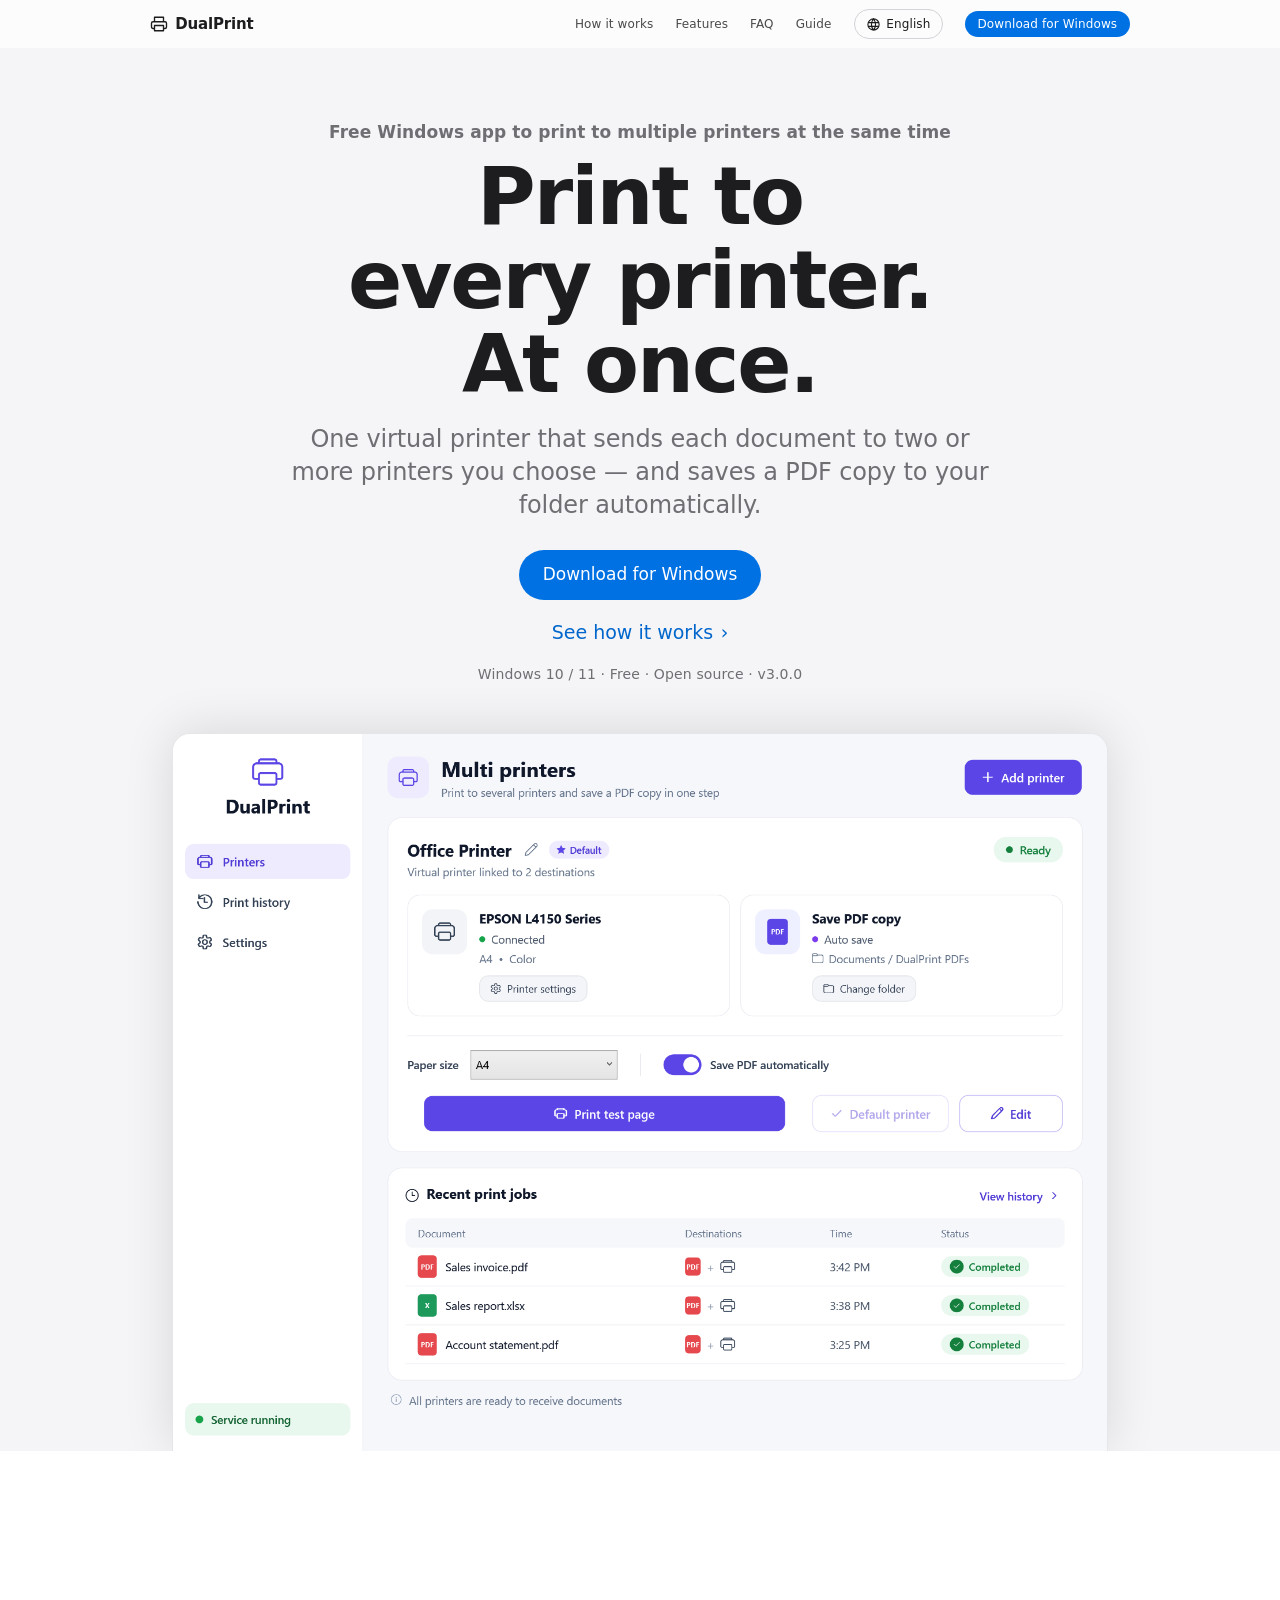
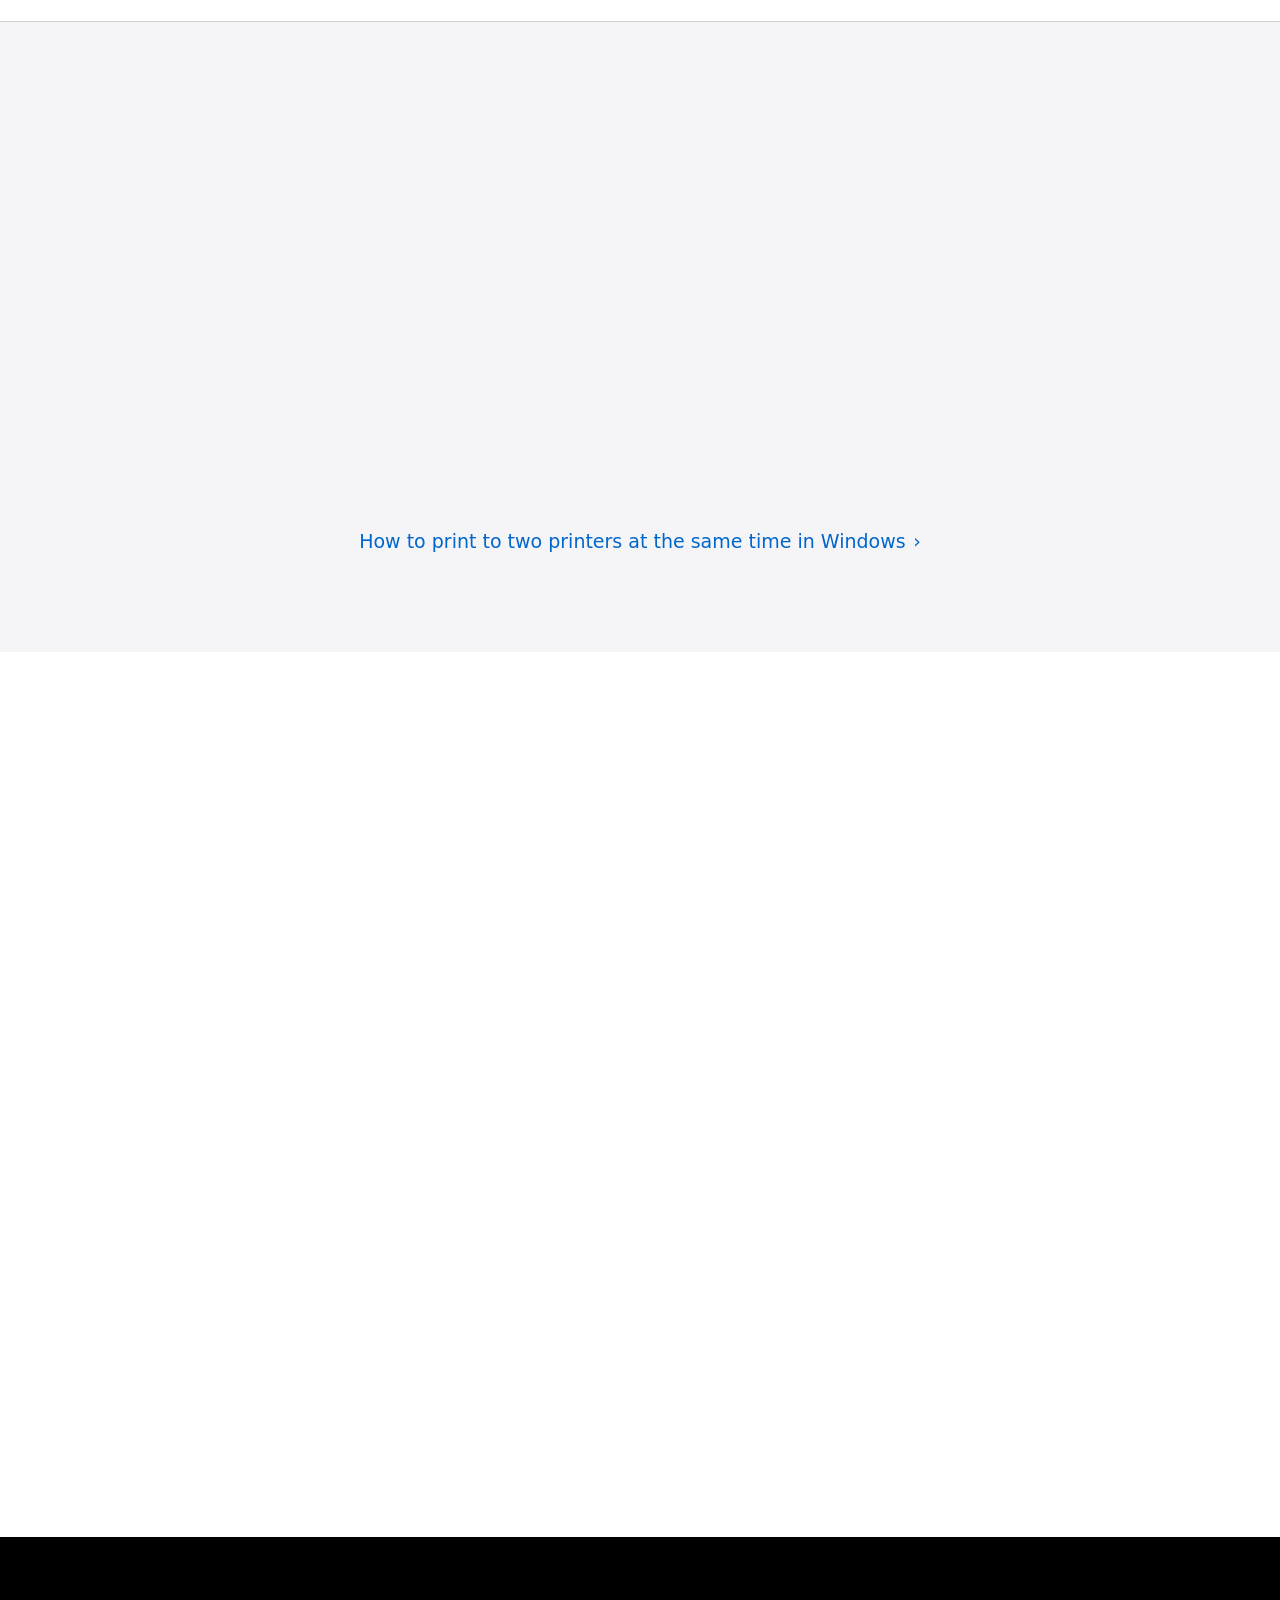
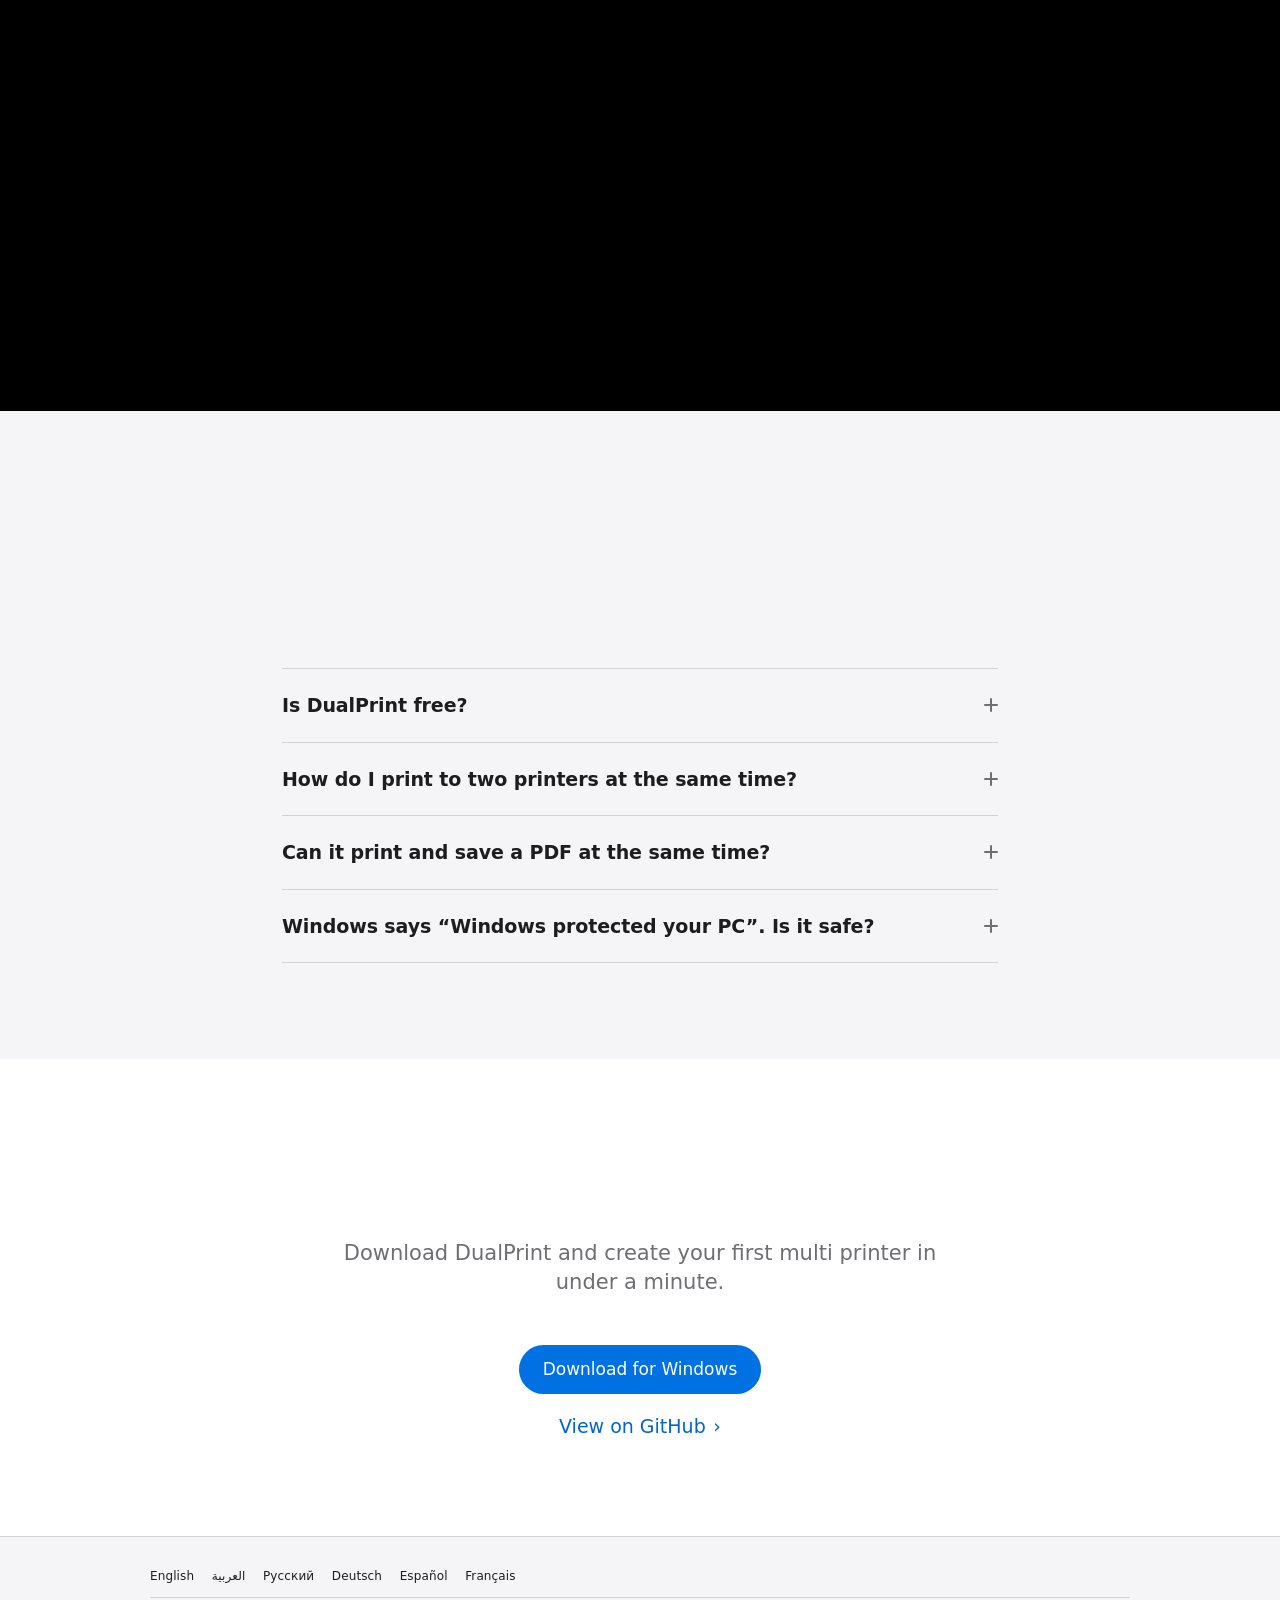
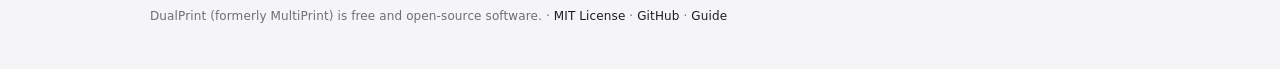
<file: website/index.html>
<!doctype html>
<html lang="en" dir="ltr">
<head>
<meta charset="utf-8">
<meta http-equiv="Content-Security-Policy" content="default-src 'self'; script-src 'sha256-4VowgrXsnDP9ivb1pxu4M3tIulQhLoPKF6ujsBDHc6c=' 'sha256-MsjrPZIOX58IM+4+mh/zZpdfSb2EMA1II63IcwH4JKs='; style-src 'self' https://fonts.googleapis.com; font-src https://fonts.gstatic.com; img-src 'self' data:; connect-src 'none'; object-src 'none'; base-uri 'self'; form-action 'none'; upgrade-insecure-requests">
<meta name="referrer" content="strict-origin-when-cross-origin">
<meta name="viewport" content="width=device-width, initial-scale=1">
<meta name="google-site-verification" content="kWrWM9pZ7TwlqT1FOuEBg3BxNEHowVKEepRebHDUjxc">
<title>DualPrint – Print to Multiple Printers at Once &amp; Save PDF</title>
<meta name="description" content="DualPrint is a free Windows app that links two or more printers to one virtual printer. Print once to all of them and save a PDF copy automatically.">
<meta name="keywords" content="print to multiple printers at once, print to two printers simultaneously, connect two printers, virtual printer, duplicate print job, auto save PDF when printing, multi printer Windows, print PDF and printer at the same time, free printer software">
<meta name="robots" content="index, follow">
<link rel="canonical" href="__SITE_URL__/">
<link rel="alternate" hreflang="en" href="__SITE_URL__/">
<link rel="alternate" hreflang="ar" href="__SITE_URL__/ar/">
<link rel="alternate" hreflang="ru" href="__SITE_URL__/ru/">
<link rel="alternate" hreflang="de" href="__SITE_URL__/de/">
<link rel="alternate" hreflang="es" href="__SITE_URL__/es/">
<link rel="alternate" hreflang="fr" href="__SITE_URL__/fr/">
<link rel="alternate" hreflang="x-default" href="__SITE_URL__/">
<meta property="og:type" content="website">
<meta property="og:site_name" content="DualPrint">
<meta property="og:title" content="DualPrint – Print to Multiple Printers at Once &amp; Save PDF">
<meta property="og:description" content="DualPrint is a free Windows app that links two or more printers to one virtual printer. Print once to all of them and save a PDF copy automatically.">
<meta property="og:url" content="__SITE_URL__/">
<meta property="og:image" content="__SITE_URL__/assets/screenshot-en.png">
<meta property="og:image:width" content="1620">
<meta property="og:image:height" content="1245">
<meta property="og:locale" content="en_US">
<meta property="og:locale:alternate" content="ar_SA"><meta property="og:locale:alternate" content="ru_RU"><meta property="og:locale:alternate" content="de_DE"><meta property="og:locale:alternate" content="es_ES"><meta property="og:locale:alternate" content="fr_FR">
<meta name="twitter:card" content="summary_large_image">
<meta name="theme-color" content="#f5f5f7" media="(prefers-color-scheme: light)">
<meta name="theme-color" content="#000000" media="(prefers-color-scheme: dark)">
<meta name="color-scheme" content="light dark">
<link rel="icon" href="assets/favicon.svg" type="image/svg+xml">

<link rel="stylesheet" href="assets/style.css">
<script type="application/ld+json">{"@context": "https://schema.org", "@type": "SoftwareApplication", "name": "DualPrint", "operatingSystem": "Windows 10, Windows 11", "applicationCategory": "BusinessApplication", "applicationSubCategory": "Printing", "softwareVersion": "3.0.0", "description": "DualPrint is a free Windows app that links two or more printers to one virtual printer. Print once to all of them and save a PDF copy automatically.", "url": "__SITE_URL__/", "downloadUrl": "__REPO_URL__/releases/latest/download/DualPrint.zip", "image": "__SITE_URL__/assets/screenshot-en.png", "inLanguage": "en", "license": "https://opensource.org/licenses/MIT", "isAccessibleForFree": true, "offers": {"@type": "Offer", "price": "0", "priceCurrency": "USD"}, "featureList": ["Print to 2+ printers", "Auto-save PDF", "Your file names", "Several multi printers", "Paper size per printer", "Print history", "Runs in the background", "5 languages", "Easy to set up"]}</script>
<script type="application/ld+json">{"@context": "https://schema.org", "@type": "FAQPage", "mainEntity": [{"@type": "Question", "name": "Is DualPrint free?", "acceptedAnswer": {"@type": "Answer", "text": "Yes. It is free and open source under the MIT license."}}, {"@type": "Question", "name": "How do I print to two printers at the same time?", "acceptedAnswer": {"@type": "Answer", "text": "Create a multi printer in DualPrint, select both printers, then print to the new printer from any app. The job is sent to both."}}, {"@type": "Question", "name": "Can it print and save a PDF at the same time?", "acceptedAnswer": {"@type": "Answer", "text": "Yes. Select “Microsoft Print to PDF” as one of the printers and choose a folder. The PDF is saved there automatically without asking."}}, {"@type": "Question", "name": "Windows says “Windows protected your PC”. Is it safe?", "acceptedAnswer": {"@type": "Answer", "text": "The file is not code-signed yet, so SmartScreen shows a warning. Click “More info” → “Run anyway”. The full source code is public on GitHub."}}]}</script>
<script type="application/ld+json">{"@context": "https://schema.org", "@type": "WebSite", "name": "DualPrint", "url": "__SITE_URL__/", "inLanguage": "en"}</script>
</head>
<body>
<script>(function(){try{var s=localStorage.getItem('mp-lang');if(s)return;var l=(navigator.language||'').slice(0,2).toLowerCase();if(["ar", "ru", "de", "es", "fr"].indexOf(l)>-1)location.replace(l+'/');}catch(e){}})();</script>
<header class="nav">
  <div class="wrap navbar">
    <a class="brand" href="" aria-label="DualPrint"><svg width="18" height="18" viewBox="0 0 24 24" fill="none" stroke="currentColor" stroke-width="1.8" stroke-linecap="round" stroke-linejoin="round" aria-hidden="true"><path d="M6 9V3h12v6M6 18H4a2 2 0 0 1-2-2v-5a2 2 0 0 1 2-2h16a2 2 0 0 1 2 2v5a2 2 0 0 1-2 2h-2M6 14h12v7H6z"/></svg><span>DualPrint</span></a>
    <nav class="links">
      <a href="#how">How it works</a><a href="#features">Features</a><a href="#faq">FAQ</a><a href="guide/">Guide</a>
    </nav>
    <details class="lang"><summary aria-label="Language"><svg width="15" height="15" viewBox="0 0 24 24" fill="none" stroke="currentColor" stroke-width="1.8" stroke-linecap="round" stroke-linejoin="round" aria-hidden="true"><path d="M12 21a9 9 0 1 0 0-18 9 9 0 0 0 0 18zM3.6 9h16.8M3.6 15h16.8M12 3a14 14 0 0 1 0 18M12 3a14 14 0 0 0 0 18"/></svg><span>English</span></summary><div class="menu"><a href="" hreflang="en" lang="en" aria-current="page">English</a><a href="ar/" hreflang="ar" lang="ar">العربية</a><a href="ru/" hreflang="ru" lang="ru">Русский</a><a href="de/" hreflang="de" lang="de">Deutsch</a><a href="es/" hreflang="es" lang="es">Español</a><a href="fr/" hreflang="fr" lang="fr">Français</a></div></details>
    <a class="navbtn" href="__REPO_URL__/releases/latest/download/DualPrint.zip">Download for Windows</a>
  </div>
</header>

<main>
<section class="hero">
  <div class="wrap">
    <p class="eyebrow">Free Windows app to print to multiple printers at the same time</p>
    <h1 class="reveal">Print to every printer.<br>At once.</h1>
    <p class="lead">One virtual printer that sends each document to two or more printers you choose — and saves a PDF copy to your folder automatically.</p>
    <div class="actions">
      <a class="btn" href="__REPO_URL__/releases/latest/download/DualPrint.zip">Download for Windows</a>
      <a class="link" href="#how">See how it works <span class="chev" aria-hidden="true">›</span></a>
    </div>
    <p class="note"><bdi dir="ltr">Windows 10 / 11</bdi> · Free · Open source · <bdi dir="ltr">v3.0.0</bdi></p>
  </div>
  <figure class="shot reveal"><img src="assets/screenshot-en.png" width="1620" height="1245" alt="DualPrint app showing a multi printer linked to an Epson printer and a PDF folder" loading="eager" fetchpriority="high"></figure>
</section>

<section class="specs-band">
  <div class="wrap specs"><div class="spec reveal"><strong>2+</strong><span>printers per document</span></div><div class="spec reveal"><strong>PDF</strong><span>saved automatically</span></div><div class="spec reveal"><strong>0</strong><span>complicated settings</span></div><div class="spec reveal"><strong>Free</strong><span>and open source</span></div></div>
</section>

<section id="how" class="band light">
  <div class="wrap">
    <h2 class="reveal">Three steps. That’s it.</h2>
    <ol class="tiles three"><li class="tile reveal"><span class="num">1</span><h3>Create a multi printer</h3><p>Open DualPrint, give it a name and pick two or more printers — real printers, PDF, or both.</p></li><li class="tile reveal"><span class="num">2</span><h3>Print as usual</h3><p>From Word, Excel, your browser or accounting software, choose the new printer by name.</p></li><li class="tile reveal"><span class="num">3</span><h3>Done</h3><p>Every printer gets the document at the same time, and the PDF is saved in your folder.</p></li></ol>
    <p class="guide-link"><a class="link" href="guide/">How to print to two printers at the same time in Windows <span class="chev" aria-hidden="true">›</span></a></p>
  </div>
</section>

<section id="features" class="band">
  <div class="wrap">
    <h2 class="reveal">Everything you need. Nothing you don’t.</h2>
    <div class="tiles four"><div class="tile feat reveal"><svg width="28" height="28" viewBox="0 0 24 24" fill="none" stroke="currentColor" stroke-width="1.8" stroke-linecap="round" stroke-linejoin="round" aria-hidden="true"><path d="M12 3l1.9 4.6L18.5 9l-4.6 1.9L12 15.5l-1.9-4.6L5.5 9l4.6-1.4zM19 15l.8 2.2L22 18l-2.2.8L19 21l-.8-2.2L16 18l2.2-.8z"/></svg><h3>Easy to set up</h3><p>No drivers to install, no configuration — your first multi printer is ready in under a minute.</p></div><div class="tile feat reveal"><svg width="28" height="28" viewBox="0 0 24 24" fill="none" stroke="currentColor" stroke-width="1.8" stroke-linecap="round" stroke-linejoin="round" aria-hidden="true"><path d="M6 9V3h12v6M6 18H4a2 2 0 0 1-2-2v-5a2 2 0 0 1 2-2h16a2 2 0 0 1 2 2v5a2 2 0 0 1-2 2h-2M6 14h12v7H6z"/></svg><h3>Print to 2+ printers</h3><p>One click sends the same job to every printer you linked.</p></div><div class="tile feat reveal"><svg width="28" height="28" viewBox="0 0 24 24" fill="none" stroke="currentColor" stroke-width="1.8" stroke-linecap="round" stroke-linejoin="round" aria-hidden="true"><path d="M14 3H6a2 2 0 0 0-2 2v14a2 2 0 0 0 2 2h12a2 2 0 0 0 2-2V9zM14 3v6h6M9 15h6"/></svg><h3>Auto-save PDF</h3><p>Saves a PDF copy to a fixed folder — no “Save as” window.</p></div><div class="tile feat reveal"><svg width="28" height="28" viewBox="0 0 24 24" fill="none" stroke="currentColor" stroke-width="1.8" stroke-linecap="round" stroke-linejoin="round" aria-hidden="true"><path d="M3 7h18v13H3zM8 7V4h8v3"/></svg><h3>Several multi printers</h3><p>Invoices, reports, receipts — each with its own printers and folder.</p></div><div class="tile feat reveal"><svg width="28" height="28" viewBox="0 0 24 24" fill="none" stroke="currentColor" stroke-width="1.8" stroke-linecap="round" stroke-linejoin="round" aria-hidden="true"><path d="M12 2v4M12 18v4M4.9 4.9l2.8 2.8M16.3 16.3l2.8 2.8M2 12h4M18 12h4M4.9 19.1l2.8-2.8M16.3 7.7l2.8-2.8"/></svg><h3>Runs in the background</h3><p>Starts with Windows and recovers by itself — the app doesn’t need to be open.</p></div><div class="tile feat reveal"><svg width="28" height="28" viewBox="0 0 24 24" fill="none" stroke="currentColor" stroke-width="1.8" stroke-linecap="round" stroke-linejoin="round" aria-hidden="true"><path d="M3 5h12M9 3v2M5 9c1.5 4 4.5 7 9 9M13 9c-1 3-3.5 6-8 8M14 21l4-9 4 9M15.5 18h5"/></svg><h3>5 languages</h3><p>Arabic, English, Spanish, French and German.</p></div></div>
  </div>
</section>

<section class="band black">
  <div class="wrap">
    <h2 class="reveal">Built for business.</h2>
    <div class="tiles three"><div class="tile dark reveal"><h3>Shops &amp; accounting</h3><p>Print the invoice on the printer and keep a PDF archive automatically.</p></div><div class="tile dark reveal"><h3>Office + warehouse</h3><p>One print reaches the office printer and the warehouse printer together.</p></div><div class="tile dark reveal"><h3>Clinics &amp; services</h3><p>Give the customer a copy and keep one on file in a single step.</p></div></div>
  </div>
</section>

<section id="faq" class="band light">
  <div class="wrap narrow">
    <h2 class="reveal">Frequently asked questions</h2>
    <div class="faq"><details><summary><span>Is DualPrint free?</span><span class="plus" aria-hidden="true"></span></summary><p>Yes. It is free and open source under the MIT license.</p></details><details><summary><span>How do I print to two printers at the same time?</span><span class="plus" aria-hidden="true"></span></summary><p>Create a multi printer in DualPrint, select both printers, then print to the new printer from any app. The job is sent to both.</p></details><details><summary><span>Can it print and save a PDF at the same time?</span><span class="plus" aria-hidden="true"></span></summary><p>Yes. Select “Microsoft Print to PDF” as one of the printers and choose a folder. The PDF is saved there automatically without asking.</p></details><details><summary><span>Windows says “Windows protected your PC”. Is it safe?</span><span class="plus" aria-hidden="true"></span></summary><p>The file is not code-signed yet, so SmartScreen shows a warning. Click “More info” → “Run anyway”. The full source code is public on GitHub.</p></details></div>
  </div>
</section>

<section class="band final">
  <div class="wrap">
    <h2 class="reveal">Print once. Everywhere.</h2>
    <p class="sublead">Download DualPrint and create your first multi printer in under a minute.</p>
    <div class="actions">
      <a class="btn" href="__REPO_URL__/releases/latest/download/DualPrint.zip">Download for Windows</a>
      <a class="link" href="__REPO_URL__">View on GitHub <span class="chev" aria-hidden="true">›</span></a>
    </div>
  </div>
</section>
</main>

<footer class="foot">
  <div class="wrap">
    <p class="langs"><a href="" hreflang="en" lang="en" aria-current="page">English</a><a href="ar/" hreflang="ar" lang="ar">العربية</a><a href="ru/" hreflang="ru" lang="ru">Русский</a><a href="de/" hreflang="de" lang="de">Deutsch</a><a href="es/" hreflang="es" lang="es">Español</a><a href="fr/" hreflang="fr" lang="fr">Français</a></p>
    <p><bdi dir="ltr">DualPrint (formerly MultiPrint) is free and open-source software.</bdi> · <bdi><a href="__REPO_URL__/blob/main/LICENSE">MIT License</a></bdi> · <bdi><a href="__REPO_URL__">GitHub</a></bdi> · <bdi><a href="guide/">Guide</a></bdi></p>
  </div>
</footer>
<script>
(function () {
  var d = document.documentElement; d.classList.add('js');
  var nav = document.querySelector('.nav');
  function edge() { nav.classList.toggle('scrolled', window.scrollY > 4); }
  edge(); window.addEventListener('scroll', edge, { passive: true });
  var items = document.querySelectorAll('.reveal');
  if (!('IntersectionObserver' in window)) { items.forEach(function (el) { el.classList.add('in'); }); return; }
  var io = new IntersectionObserver(function (entries) {
    entries.forEach(function (en) { if (en.isIntersecting) { en.target.classList.add('in'); io.unobserve(en.target); } });
  }, { rootMargin: '0px 0px -8% 0px', threshold: 0.08 });
  items.forEach(function (el, i) {
    var sib = el.parentElement ? Array.prototype.indexOf.call(el.parentElement.children, el) : 0;
    el.style.transitionDelay = Math.min(sib, 4) * 60 + 'ms';
    io.observe(el);
  });
  document.querySelectorAll('.lang .menu a, .foot .langs a').forEach(function (a) {
    a.addEventListener('click', function () { try { localStorage.setItem('mp-lang', a.getAttribute('hreflang')); } catch (e) {} });
  });
  document.querySelectorAll('.lang').forEach(function (m) {
    document.addEventListener('pointerdown', function (e) { if (m.open && !m.contains(e.target)) m.open = false; });
  });
})();
</script>
</body>
</html>
</file>
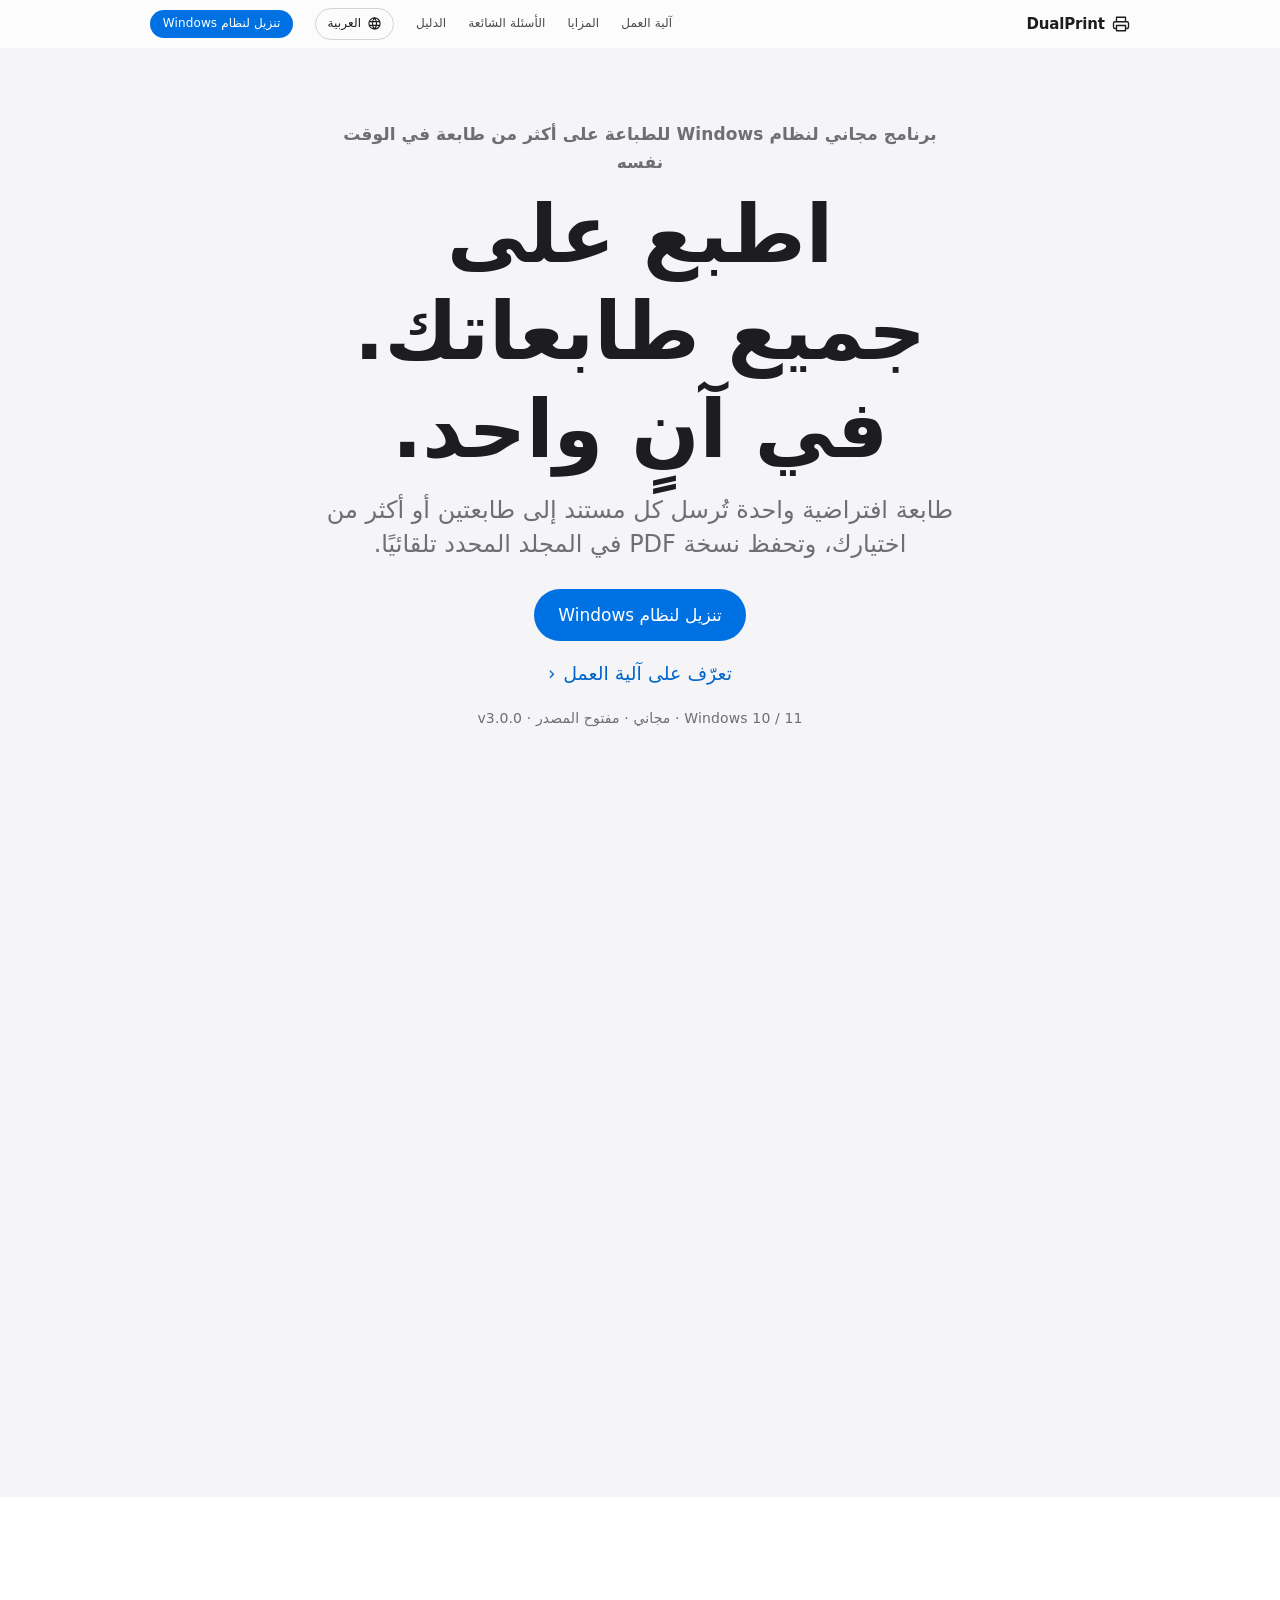
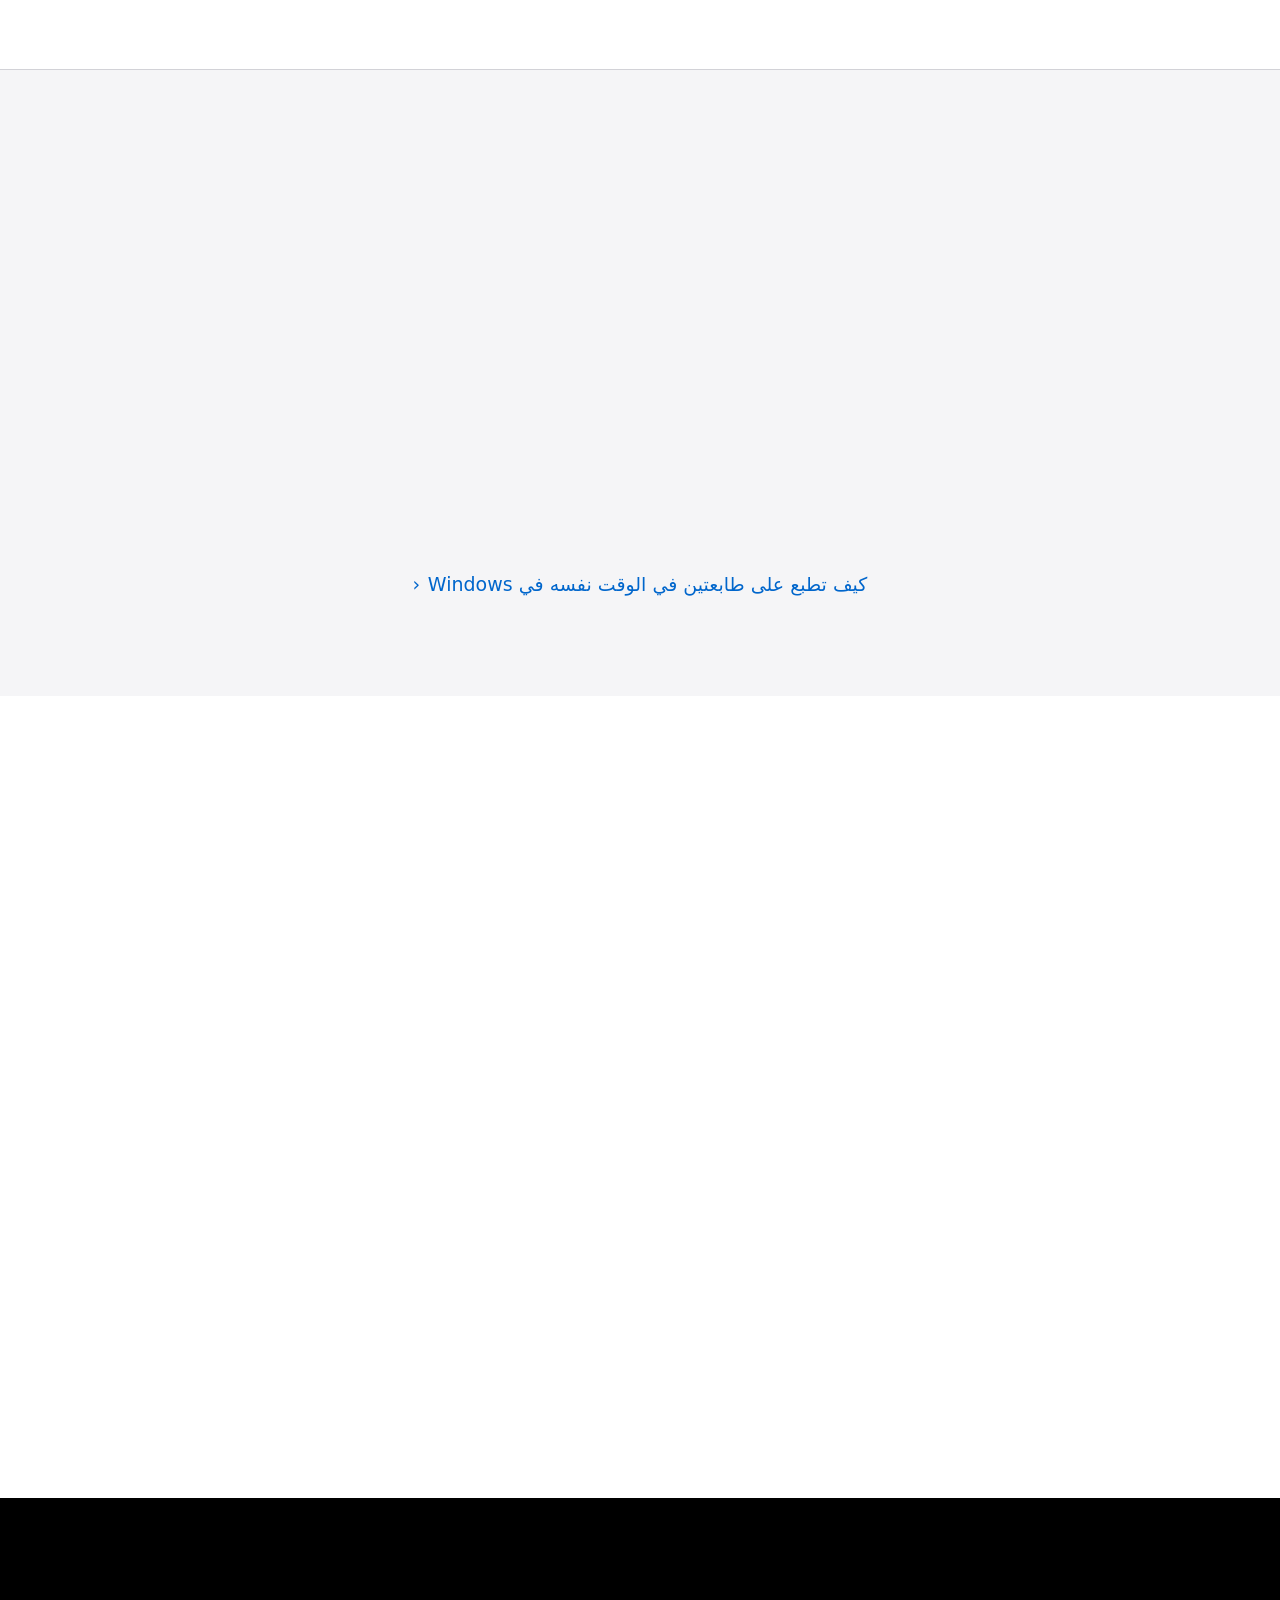
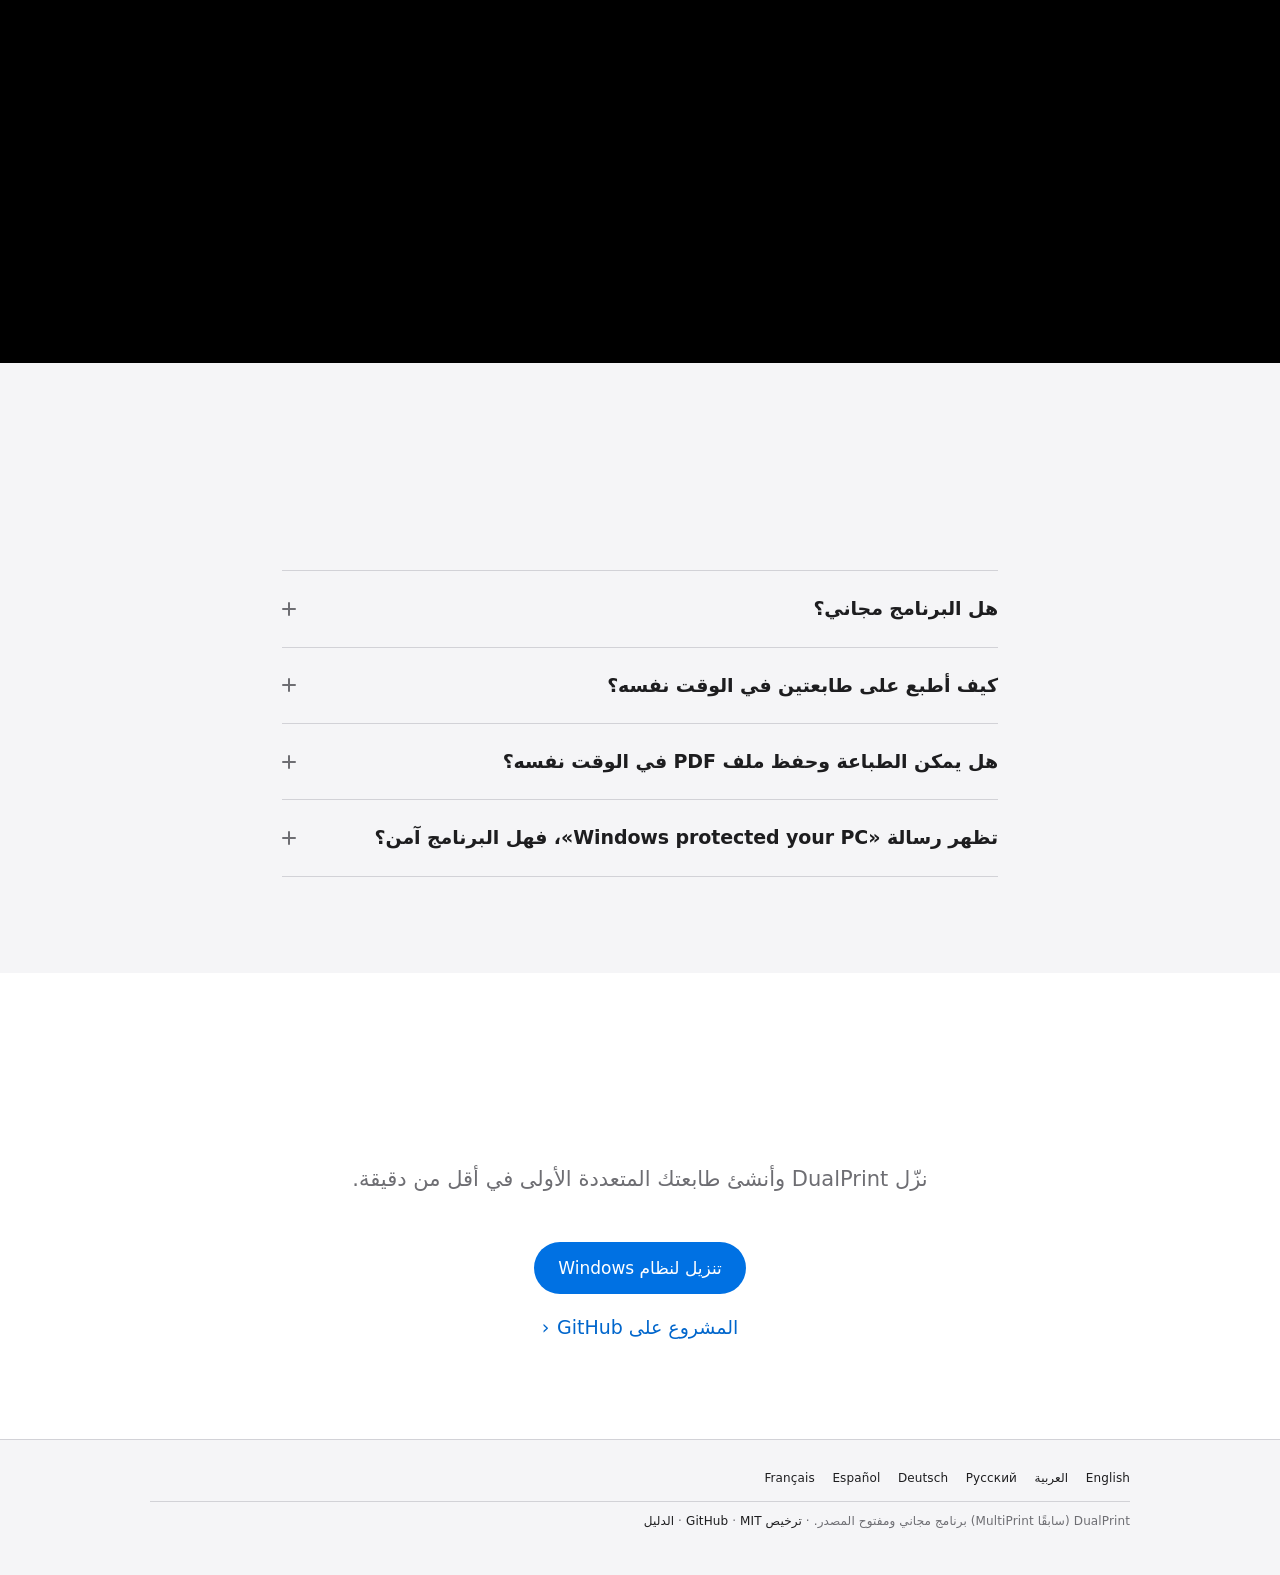
<file: website/ar/index.html>
<!doctype html>
<html lang="ar" dir="rtl">
<head>
<meta charset="utf-8">
<meta http-equiv="Content-Security-Policy" content="default-src 'self'; script-src 'sha256-MsjrPZIOX58IM+4+mh/zZpdfSb2EMA1II63IcwH4JKs='; style-src 'self' https://fonts.googleapis.com; font-src https://fonts.gstatic.com; img-src 'self' data:; connect-src 'none'; object-src 'none'; base-uri 'self'; form-action 'none'; upgrade-insecure-requests">
<meta name="referrer" content="strict-origin-when-cross-origin">
<meta name="viewport" content="width=device-width, initial-scale=1">
<meta name="google-site-verification" content="kWrWM9pZ7TwlqT1FOuEBg3BxNEHowVKEepRebHDUjxc">
<title>DualPrint | الطباعة على عدة طابعات في آنٍ واحد وحفظ PDF</title>
<meta name="description" content="DualPrint برنامج مجاني لنظام Windows يربط طابعتين أو أكثر بطابعة افتراضية واحدة؛ اطبع مرة واحدة على جميعها واحفظ نسخة PDF تلقائيًا، دون إعدادات معقدة.">
<meta name="keywords" content="الطباعة على أكثر من طابعة في نفس الوقت, الطباعة على طابعتين في آن واحد, ربط طابعتين, طابعة افتراضية, حفظ PDF تلقائيًا عند الطباعة, الطباعة وحفظ PDF في الوقت نفسه, برنامج طباعة مجاني, طابعة متعددة, multi printer">
<meta name="robots" content="index, follow">
<link rel="canonical" href="__SITE_URL__/ar/">
<link rel="alternate" hreflang="en" href="__SITE_URL__/">
<link rel="alternate" hreflang="ar" href="__SITE_URL__/ar/">
<link rel="alternate" hreflang="ru" href="__SITE_URL__/ru/">
<link rel="alternate" hreflang="de" href="__SITE_URL__/de/">
<link rel="alternate" hreflang="es" href="__SITE_URL__/es/">
<link rel="alternate" hreflang="fr" href="__SITE_URL__/fr/">
<link rel="alternate" hreflang="x-default" href="__SITE_URL__/">
<meta property="og:type" content="website">
<meta property="og:site_name" content="DualPrint">
<meta property="og:title" content="DualPrint | الطباعة على عدة طابعات في آنٍ واحد وحفظ PDF">
<meta property="og:description" content="DualPrint برنامج مجاني لنظام Windows يربط طابعتين أو أكثر بطابعة افتراضية واحدة؛ اطبع مرة واحدة على جميعها واحفظ نسخة PDF تلقائيًا، دون إعدادات معقدة.">
<meta property="og:url" content="__SITE_URL__/ar/">
<meta property="og:image" content="__SITE_URL__/assets/screenshot-ar.png">
<meta property="og:image:width" content="1620">
<meta property="og:image:height" content="1245">
<meta property="og:locale" content="ar_SA">
<meta property="og:locale:alternate" content="en_US"><meta property="og:locale:alternate" content="ru_RU"><meta property="og:locale:alternate" content="de_DE"><meta property="og:locale:alternate" content="es_ES"><meta property="og:locale:alternate" content="fr_FR">
<meta name="twitter:card" content="summary_large_image">
<meta name="theme-color" content="#f5f5f7" media="(prefers-color-scheme: light)">
<meta name="theme-color" content="#000000" media="(prefers-color-scheme: dark)">
<meta name="color-scheme" content="light dark">
<link rel="icon" href="../assets/favicon.svg" type="image/svg+xml">
<link rel="preconnect" href="https://fonts.googleapis.com">
<link rel="preconnect" href="https://fonts.gstatic.com" crossorigin>
<link href="https://fonts.googleapis.com/css2?family=IBM+Plex+Sans+Arabic:wght@400;500;600;700&display=swap" rel="stylesheet">
<link rel="stylesheet" href="../assets/style.css">
<script type="application/ld+json">{"@context": "https://schema.org", "@type": "SoftwareApplication", "name": "DualPrint", "operatingSystem": "Windows 10, Windows 11", "applicationCategory": "BusinessApplication", "applicationSubCategory": "Printing", "softwareVersion": "3.0.0", "description": "DualPrint برنامج مجاني لنظام Windows يربط طابعتين أو أكثر بطابعة افتراضية واحدة؛ اطبع مرة واحدة على جميعها واحفظ نسخة PDF تلقائيًا، دون إعدادات معقدة.", "url": "__SITE_URL__/ar/", "downloadUrl": "__REPO_URL__/releases/latest/download/DualPrint.zip", "image": "__SITE_URL__/assets/screenshot-ar.png", "inLanguage": "ar", "license": "https://opensource.org/licenses/MIT", "isAccessibleForFree": true, "offers": {"@type": "Offer", "price": "0", "priceCurrency": "USD"}, "featureList": ["الطباعة على طابعتين أو أكثر", "حفظ PDF تلقائيًا", "تسمية الملفات حسب رغبتك", "طابعات متعددة مستقلة", "مقاس الورق لكل طابعة", "سجل الطباعة", "يعمل في الخلفية", "خمس لغات", "سهل الإعداد"]}</script>
<script type="application/ld+json">{"@context": "https://schema.org", "@type": "FAQPage", "mainEntity": [{"@type": "Question", "name": "هل البرنامج مجاني؟", "acceptedAnswer": {"@type": "Answer", "text": "نعم، البرنامج مجاني ومفتوح المصدر بموجب ترخيص MIT."}}, {"@type": "Question", "name": "كيف أطبع على طابعتين في الوقت نفسه؟", "acceptedAnswer": {"@type": "Answer", "text": "أنشئ طابعة متعددة في DualPrint واختر الطابعتين، ثم اطبع على الطابعة الجديدة من أي برنامج، وسيصل المستند إلى كلتيهما."}}, {"@type": "Question", "name": "هل يمكن الطباعة وحفظ ملف PDF في الوقت نفسه؟", "acceptedAnswer": {"@type": "Answer", "text": "نعم. أضف «Microsoft Print to PDF» إلى الطابعات وحدّد مجلدًا، وستُحفظ الملفات فيه تلقائيًا دون أن يُطلب منك اختيار مكان الحفظ."}}, {"@type": "Question", "name": "تظهر رسالة «Windows protected your PC»، فهل البرنامج آمن؟", "acceptedAnswer": {"@type": "Answer", "text": "لم يُوقَّع الملف رقميًا بعد، لذا يعرض Windows هذا التنبيه. اختر «More info» ثم «Run anyway». والشيفرة المصدرية منشورة بالكامل على GitHub."}}]}</script>
<script type="application/ld+json">{"@context": "https://schema.org", "@type": "WebSite", "name": "DualPrint", "url": "__SITE_URL__/ar/", "inLanguage": "ar"}</script>
</head>
<body>
<header class="nav">
  <div class="wrap navbar">
    <a class="brand" href="../ar/" aria-label="DualPrint"><svg width="18" height="18" viewBox="0 0 24 24" fill="none" stroke="currentColor" stroke-width="1.8" stroke-linecap="round" stroke-linejoin="round" aria-hidden="true"><path d="M6 9V3h12v6M6 18H4a2 2 0 0 1-2-2v-5a2 2 0 0 1 2-2h16a2 2 0 0 1 2 2v5a2 2 0 0 1-2 2h-2M6 14h12v7H6z"/></svg><span>DualPrint</span></a>
    <nav class="links">
      <a href="#how">آلية العمل</a><a href="#features">المزايا</a><a href="#faq">الأسئلة الشائعة</a><a href="../ar/guide/">الدليل</a>
    </nav>
    <details class="lang"><summary aria-label="اللغة"><svg width="15" height="15" viewBox="0 0 24 24" fill="none" stroke="currentColor" stroke-width="1.8" stroke-linecap="round" stroke-linejoin="round" aria-hidden="true"><path d="M12 21a9 9 0 1 0 0-18 9 9 0 0 0 0 18zM3.6 9h16.8M3.6 15h16.8M12 3a14 14 0 0 1 0 18M12 3a14 14 0 0 0 0 18"/></svg><span>العربية</span></summary><div class="menu"><a href="../" hreflang="en" lang="en">English</a><a href="../ar/" hreflang="ar" lang="ar" aria-current="page">العربية</a><a href="../ru/" hreflang="ru" lang="ru">Русский</a><a href="../de/" hreflang="de" lang="de">Deutsch</a><a href="../es/" hreflang="es" lang="es">Español</a><a href="../fr/" hreflang="fr" lang="fr">Français</a></div></details>
    <a class="navbtn" href="__REPO_URL__/releases/latest/download/DualPrint.zip">تنزيل لنظام Windows</a>
  </div>
</header>

<main>
<section class="hero">
  <div class="wrap">
    <p class="eyebrow">برنامج مجاني لنظام Windows للطباعة على أكثر من طابعة في الوقت نفسه</p>
    <h1 class="reveal">اطبع على جميع طابعاتك.<br>في آنٍ واحد.</h1>
    <p class="lead">طابعة افتراضية واحدة تُرسل كل مستند إلى طابعتين أو أكثر من اختيارك، وتحفظ نسخة PDF في المجلد المحدد تلقائيًا.</p>
    <div class="actions">
      <a class="btn" href="__REPO_URL__/releases/latest/download/DualPrint.zip">تنزيل لنظام Windows</a>
      <a class="link" href="#how">تعرّف على آلية العمل <span class="chev" aria-hidden="true">‹</span></a>
    </div>
    <p class="note"><bdi dir="ltr">Windows 10 / 11</bdi> · مجاني · مفتوح المصدر · <bdi dir="ltr">v3.0.0</bdi></p>
  </div>
  <figure class="shot reveal"><img src="../assets/screenshot-ar.png" width="1620" height="1245" alt="واجهة برنامج DualPrint تعرض طابعة متعددة مرتبطة بطابعة Epson ومجلد PDF" loading="eager" fetchpriority="high"></figure>
</section>

<section class="specs-band">
  <div class="wrap specs"><div class="spec reveal"><strong>+2</strong><span>طابعة لكل مستند</span></div><div class="spec reveal"><strong>PDF</strong><span>نسخة تُحفظ تلقائيًا</span></div><div class="spec reveal"><strong>0</strong><span>إعدادات معقدة</span></div><div class="spec reveal"><strong>مجاني</strong><span>ومفتوح المصدر</span></div></div>
</section>

<section id="how" class="band light">
  <div class="wrap">
    <h2 class="reveal">ثلاث خطوات فقط.</h2>
    <ol class="tiles three"><li class="tile reveal"><span class="num">1</span><h3>أنشئ طابعة متعددة</h3><p>حدّد اسمًا للطابعة واختر طابعتين أو أكثر، سواء أكانت طابعات فعلية أم PDF أم كليهما.</p></li><li class="tile reveal"><span class="num">2</span><h3>اطبع كالمعتاد</h3><p>من Word أو Excel أو المتصفح أو نظامك المحاسبي، اختر الطابعة الجديدة من قائمة الطباعة.</p></li><li class="tile reveal"><span class="num">3</span><h3>تمّ</h3><p>يصل المستند إلى جميع الطابعات في اللحظة نفسها، وتُحفظ نسخة PDF في المجلد المحدد.</p></li></ol>
    <p class="guide-link"><a class="link" href="../ar/guide/">كيف تطبع على طابعتين في الوقت نفسه في Windows <span class="chev" aria-hidden="true">‹</span></a></p>
  </div>
</section>

<section id="features" class="band">
  <div class="wrap">
    <h2 class="reveal">كل ما تحتاجه. لا أكثر.</h2>
    <div class="tiles four"><div class="tile feat reveal"><svg width="28" height="28" viewBox="0 0 24 24" fill="none" stroke="currentColor" stroke-width="1.8" stroke-linecap="round" stroke-linejoin="round" aria-hidden="true"><path d="M12 3l1.9 4.6L18.5 9l-4.6 1.9L12 15.5l-1.9-4.6L5.5 9l4.6-1.4zM19 15l.8 2.2L22 18l-2.2.8L19 21l-.8-2.2L16 18l2.2-.8z"/></svg><h3>سهل الإعداد</h3><p>دون تثبيت تعريفات أو إعدادات معقدة؛ تصبح طابعتك المتعددة الأولى جاهزة في أقل من دقيقة.</p></div><div class="tile feat reveal"><svg width="28" height="28" viewBox="0 0 24 24" fill="none" stroke="currentColor" stroke-width="1.8" stroke-linecap="round" stroke-linejoin="round" aria-hidden="true"><path d="M6 9V3h12v6M6 18H4a2 2 0 0 1-2-2v-5a2 2 0 0 1 2-2h16a2 2 0 0 1 2 2v5a2 2 0 0 1-2 2h-2M6 14h12v7H6z"/></svg><h3>الطباعة على طابعتين أو أكثر</h3><p>أمر طباعة واحد يصل إلى جميع الطابعات المرتبطة.</p></div><div class="tile feat reveal"><svg width="28" height="28" viewBox="0 0 24 24" fill="none" stroke="currentColor" stroke-width="1.8" stroke-linecap="round" stroke-linejoin="round" aria-hidden="true"><path d="M14 3H6a2 2 0 0 0-2 2v14a2 2 0 0 0 2 2h12a2 2 0 0 0 2-2V9zM14 3v6h6M9 15h6"/></svg><h3>حفظ PDF تلقائيًا</h3><p>نسخة PDF في مجلد ثابت دون نافذة «حفظ باسم».</p></div><div class="tile feat reveal"><svg width="28" height="28" viewBox="0 0 24 24" fill="none" stroke="currentColor" stroke-width="1.8" stroke-linecap="round" stroke-linejoin="round" aria-hidden="true"><path d="M3 7h18v13H3zM8 7V4h8v3"/></svg><h3>طابعات متعددة مستقلة</h3><p>للفواتير والتقارير والإيصالات، لكلٍّ منها طابعاتها ومجلدها.</p></div><div class="tile feat reveal"><svg width="28" height="28" viewBox="0 0 24 24" fill="none" stroke="currentColor" stroke-width="1.8" stroke-linecap="round" stroke-linejoin="round" aria-hidden="true"><path d="M12 2v4M12 18v4M4.9 4.9l2.8 2.8M16.3 16.3l2.8 2.8M2 12h4M18 12h4M4.9 19.1l2.8-2.8M16.3 7.7l2.8-2.8"/></svg><h3>يعمل في الخلفية</h3><p>يبدأ مع تشغيل Windows ويستعيد عمله تلقائيًا، دون الحاجة إلى إبقاء البرنامج مفتوحًا.</p></div><div class="tile feat reveal"><svg width="28" height="28" viewBox="0 0 24 24" fill="none" stroke="currentColor" stroke-width="1.8" stroke-linecap="round" stroke-linejoin="round" aria-hidden="true"><path d="M3 5h12M9 3v2M5 9c1.5 4 4.5 7 9 9M13 9c-1 3-3.5 6-8 8M14 21l4-9 4 9M15.5 18h5"/></svg><h3>خمس لغات</h3><p>العربية والإنجليزية والإسبانية والفرنسية والألمانية.</p></div></div>
  </div>
</section>

<section class="band black">
  <div class="wrap">
    <h2 class="reveal">مصمَّم لبيئة الأعمال.</h2>
    <div class="tiles three"><div class="tile dark reveal"><h3>المتاجر والمحاسبة</h3><p>طباعة الفاتورة للعميل مع أرشفة نسخة PDF تلقائيًا.</p></div><div class="tile dark reveal"><h3>المكاتب والمستودعات</h3><p>مستند واحد يصل إلى طابعة المكتب وطابعة المستودع معًا.</p></div><div class="tile dark reveal"><h3>العيادات ومراكز الخدمة</h3><p>نسخة للعميل ونسخة للأرشيف بخطوة واحدة.</p></div></div>
  </div>
</section>

<section id="faq" class="band light">
  <div class="wrap narrow">
    <h2 class="reveal">الأسئلة الشائعة</h2>
    <div class="faq"><details><summary><span>هل البرنامج مجاني؟</span><span class="plus" aria-hidden="true"></span></summary><p>نعم، البرنامج مجاني ومفتوح المصدر بموجب ترخيص MIT.</p></details><details><summary><span>كيف أطبع على طابعتين في الوقت نفسه؟</span><span class="plus" aria-hidden="true"></span></summary><p>أنشئ طابعة متعددة في DualPrint واختر الطابعتين، ثم اطبع على الطابعة الجديدة من أي برنامج، وسيصل المستند إلى كلتيهما.</p></details><details><summary><span>هل يمكن الطباعة وحفظ ملف PDF في الوقت نفسه؟</span><span class="plus" aria-hidden="true"></span></summary><p>نعم. أضف «<bdi>Microsoft Print to PDF</bdi>» إلى الطابعات وحدّد مجلدًا، وستُحفظ الملفات فيه تلقائيًا دون أن يُطلب منك اختيار مكان الحفظ.</p></details><details><summary><span>تظهر رسالة «<bdi>Windows protected your PC</bdi>»، فهل البرنامج آمن؟</span><span class="plus" aria-hidden="true"></span></summary><p>لم يُوقَّع الملف رقميًا بعد، لذا يعرض Windows هذا التنبيه. اختر «<bdi>More info</bdi>» ثم «<bdi>Run anyway</bdi>». والشيفرة المصدرية منشورة بالكامل على GitHub.</p></details></div>
  </div>
</section>

<section class="band final">
  <div class="wrap">
    <h2 class="reveal">اطبع مرة واحدة. في كل مكان.</h2>
    <p class="sublead">نزّل DualPrint وأنشئ طابعتك المتعددة الأولى في أقل من دقيقة.</p>
    <div class="actions">
      <a class="btn" href="__REPO_URL__/releases/latest/download/DualPrint.zip">تنزيل لنظام Windows</a>
      <a class="link" href="__REPO_URL__">المشروع على GitHub <span class="chev" aria-hidden="true">‹</span></a>
    </div>
  </div>
</section>
</main>

<footer class="foot">
  <div class="wrap">
    <p class="langs"><a href="../" hreflang="en" lang="en">English</a><a href="../ar/" hreflang="ar" lang="ar" aria-current="page">العربية</a><a href="../ru/" hreflang="ru" lang="ru">Русский</a><a href="../de/" hreflang="de" lang="de">Deutsch</a><a href="../es/" hreflang="es" lang="es">Español</a><a href="../fr/" hreflang="fr" lang="fr">Français</a></p>
    <p><bdi dir="rtl"><bdi>DualPrint</bdi> (سابقًا <bdi>MultiPrint</bdi>) برنامج مجاني ومفتوح المصدر.</bdi> · <bdi><a href="__REPO_URL__/blob/main/LICENSE">ترخيص MIT</a></bdi> · <bdi><a href="__REPO_URL__">GitHub</a></bdi> · <bdi><a href="../ar/guide/">الدليل</a></bdi></p>
  </div>
</footer>
<script>
(function () {
  var d = document.documentElement; d.classList.add('js');
  var nav = document.querySelector('.nav');
  function edge() { nav.classList.toggle('scrolled', window.scrollY > 4); }
  edge(); window.addEventListener('scroll', edge, { passive: true });
  var items = document.querySelectorAll('.reveal');
  if (!('IntersectionObserver' in window)) { items.forEach(function (el) { el.classList.add('in'); }); return; }
  var io = new IntersectionObserver(function (entries) {
    entries.forEach(function (en) { if (en.isIntersecting) { en.target.classList.add('in'); io.unobserve(en.target); } });
  }, { rootMargin: '0px 0px -8% 0px', threshold: 0.08 });
  items.forEach(function (el, i) {
    var sib = el.parentElement ? Array.prototype.indexOf.call(el.parentElement.children, el) : 0;
    el.style.transitionDelay = Math.min(sib, 4) * 60 + 'ms';
    io.observe(el);
  });
  document.querySelectorAll('.lang .menu a, .foot .langs a').forEach(function (a) {
    a.addEventListener('click', function () { try { localStorage.setItem('mp-lang', a.getAttribute('hreflang')); } catch (e) {} });
  });
  document.querySelectorAll('.lang').forEach(function (m) {
    document.addEventListener('pointerdown', function (e) { if (m.open && !m.contains(e.target)) m.open = false; });
  });
})();
</script>
</body>
</html>
</file>
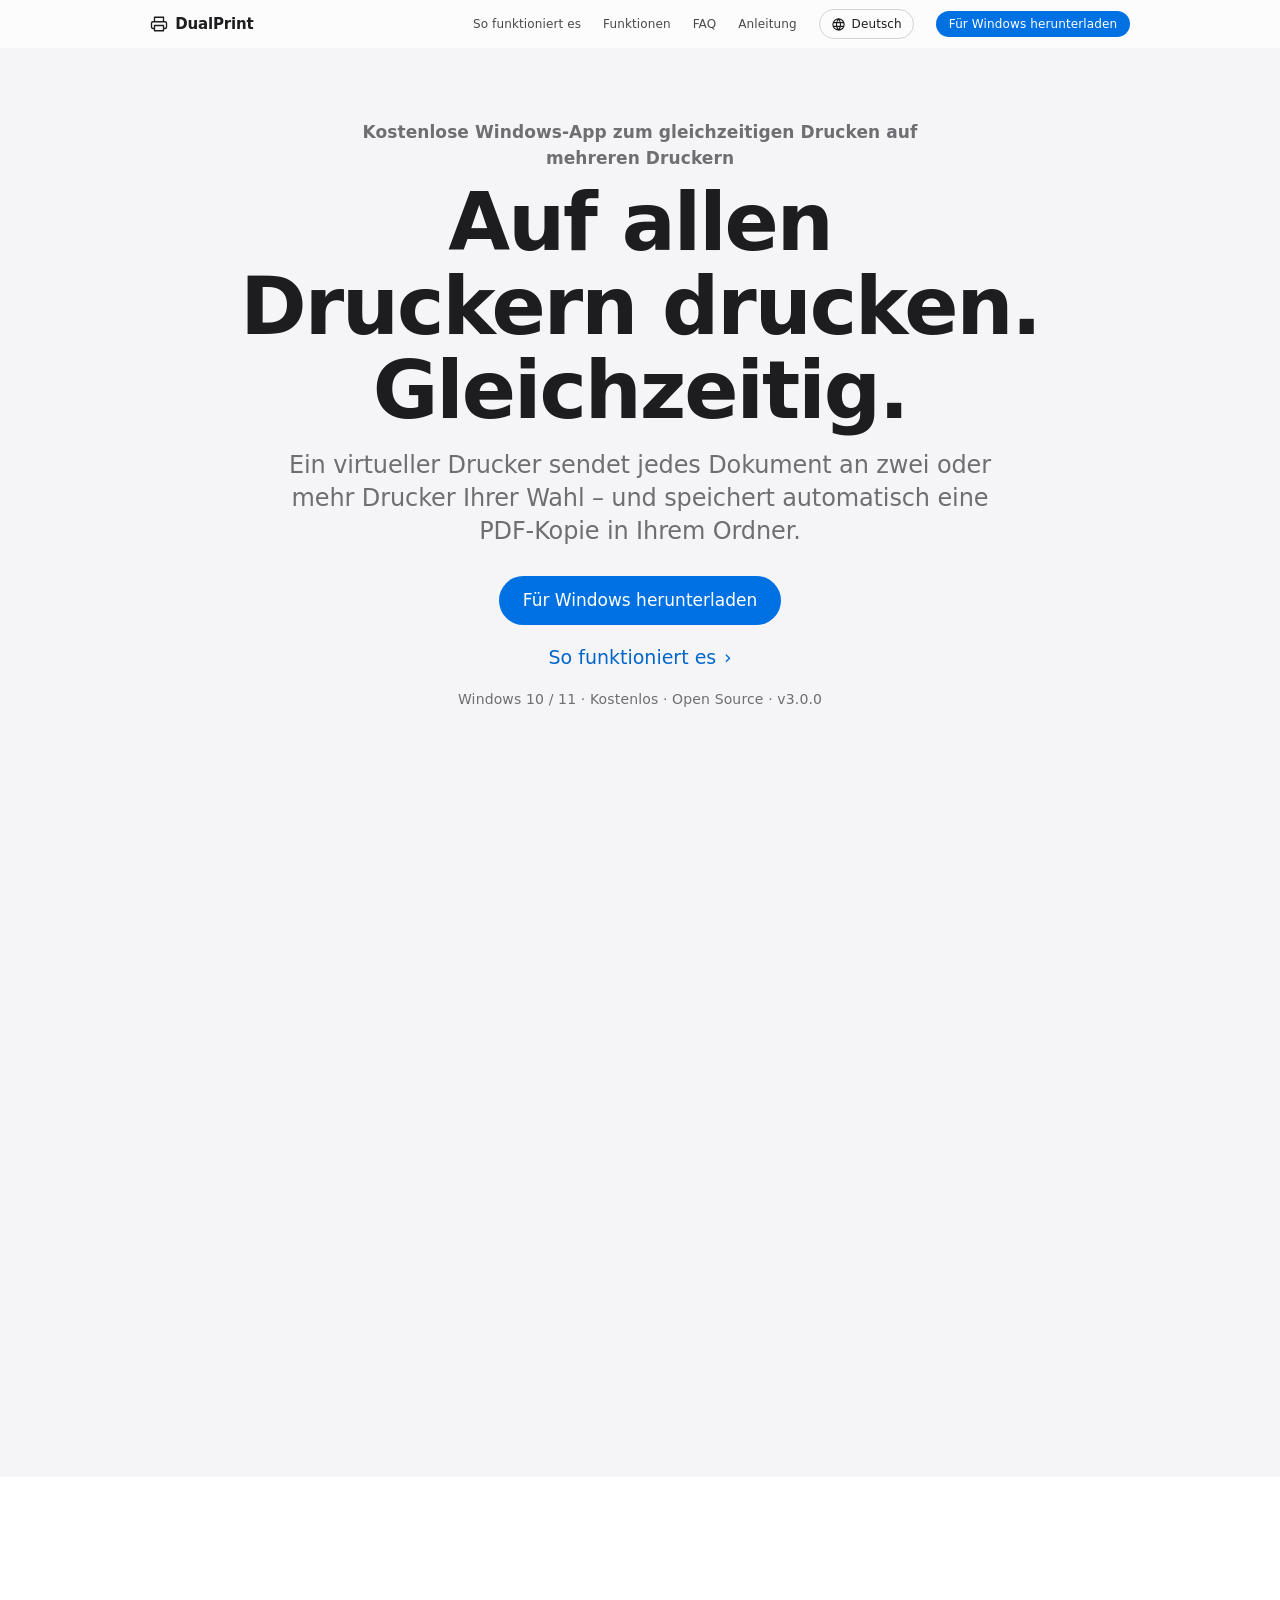
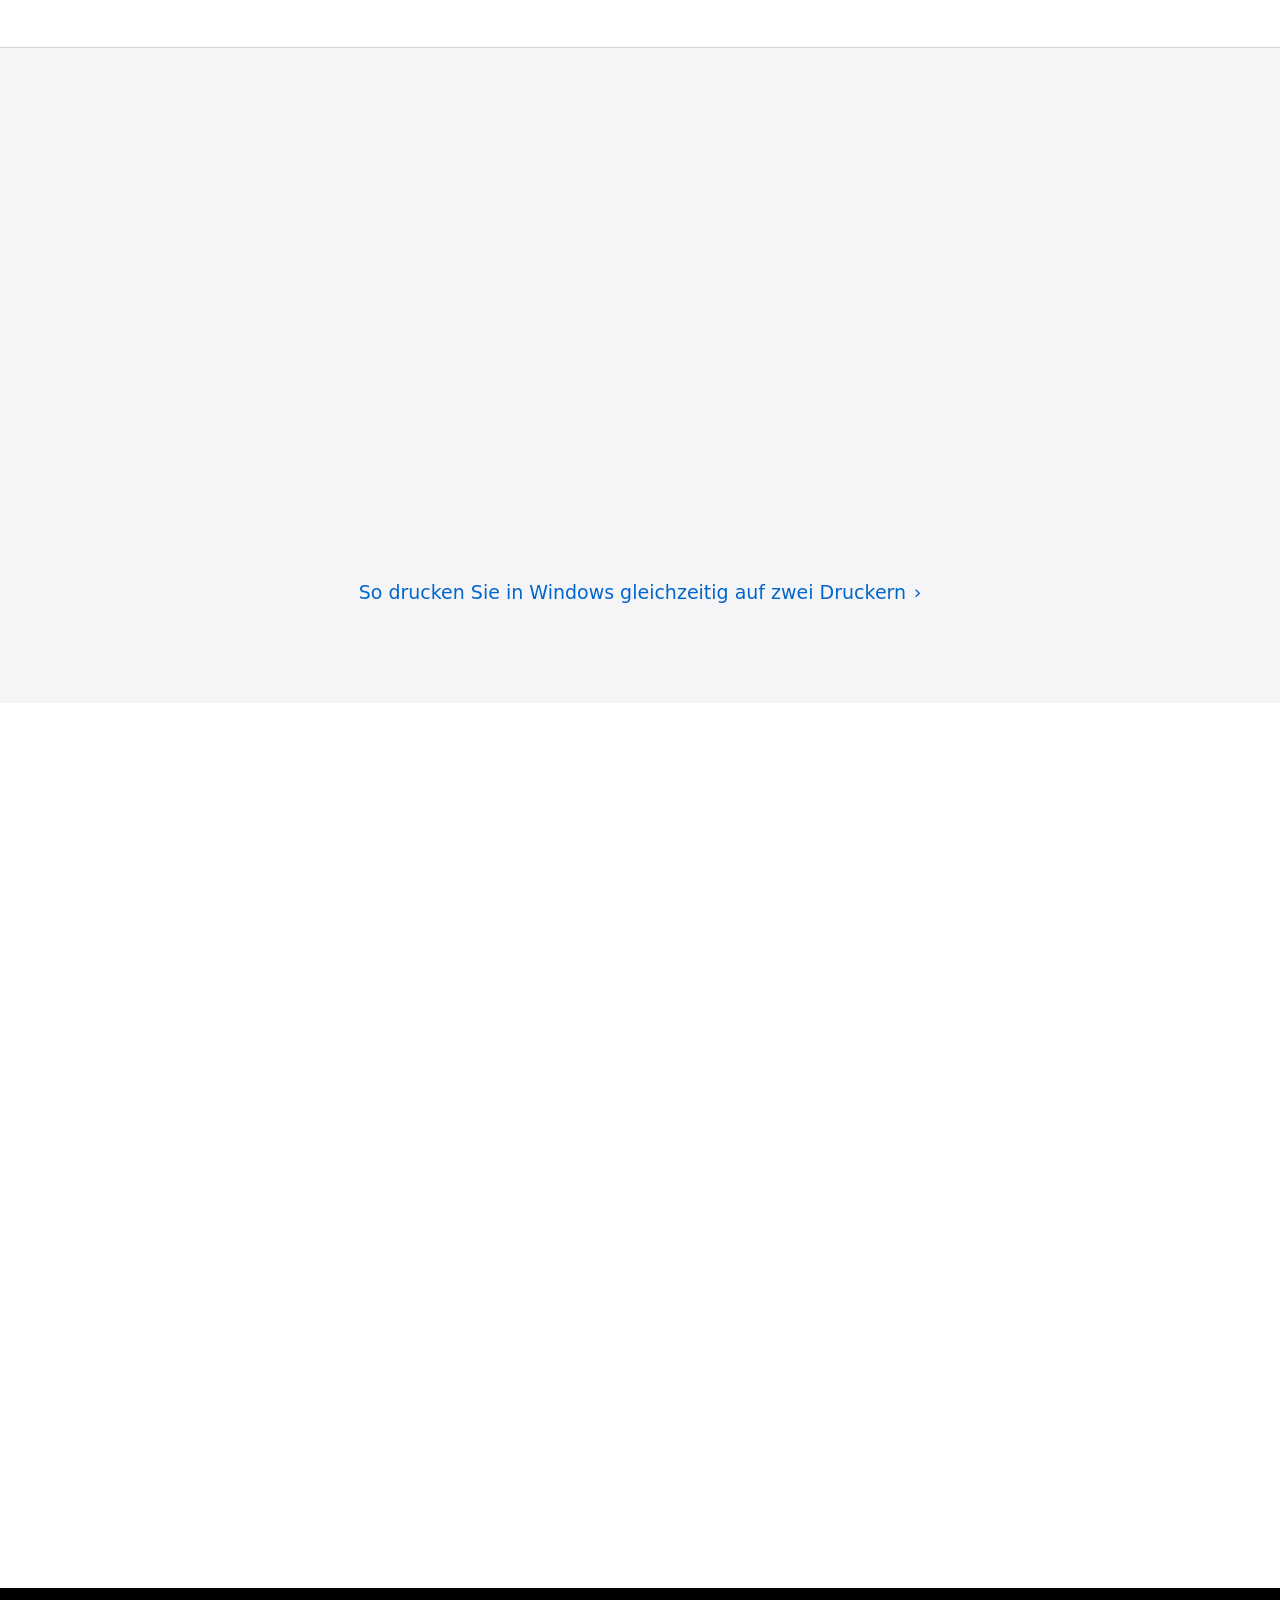
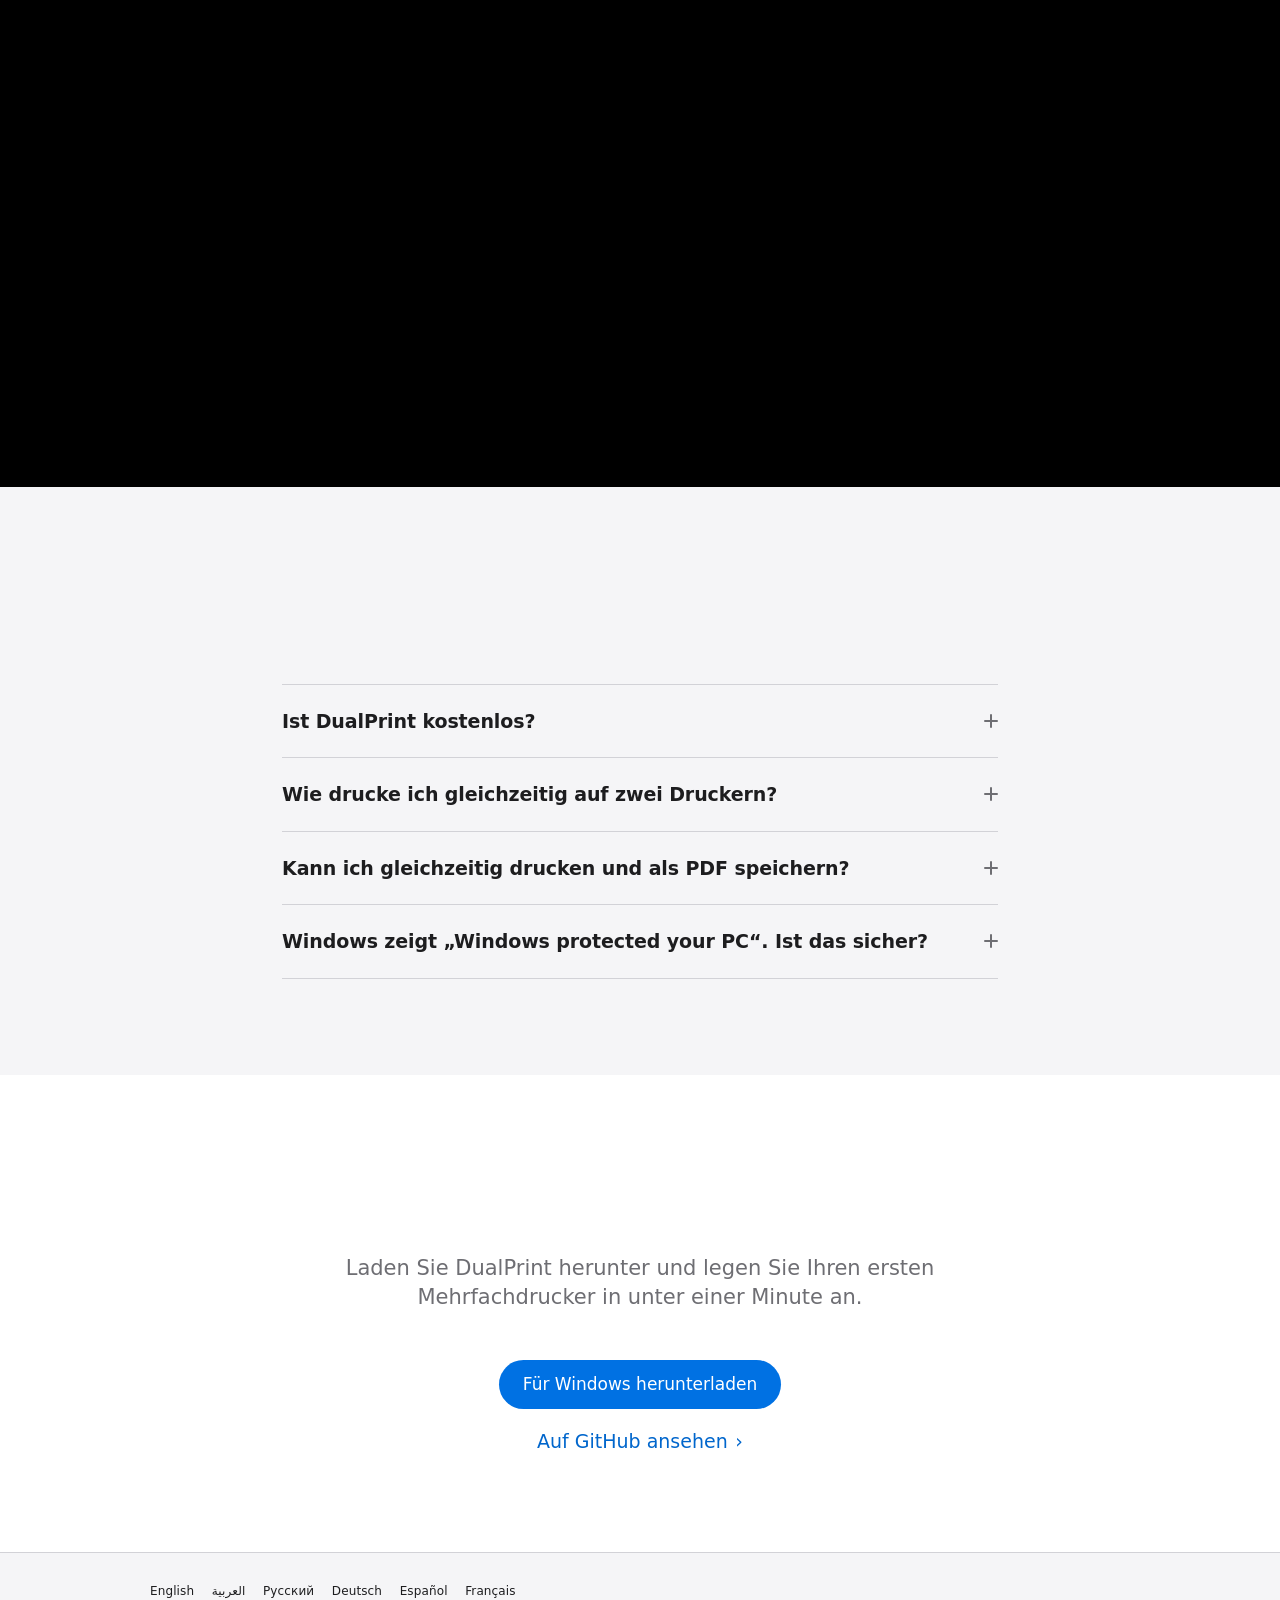
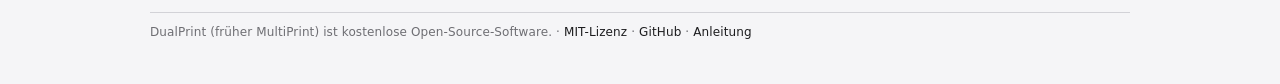
<file: website/de/index.html>
<!doctype html>
<html lang="de" dir="ltr">
<head>
<meta charset="utf-8">
<meta http-equiv="Content-Security-Policy" content="default-src 'self'; script-src 'sha256-MsjrPZIOX58IM+4+mh/zZpdfSb2EMA1II63IcwH4JKs='; style-src 'self' https://fonts.googleapis.com; font-src https://fonts.gstatic.com; img-src 'self' data:; connect-src 'none'; object-src 'none'; base-uri 'self'; form-action 'none'; upgrade-insecure-requests">
<meta name="referrer" content="strict-origin-when-cross-origin">
<meta name="viewport" content="width=device-width, initial-scale=1">
<meta name="google-site-verification" content="kWrWM9pZ7TwlqT1FOuEBg3BxNEHowVKEepRebHDUjxc">
<title>DualPrint – auf mehreren Druckern gleichzeitig drucken</title>
<meta name="description" content="DualPrint: kostenlose Windows-App, die zwei oder mehr Drucker zu einem virtuellen verbindet. Auf allen gleichzeitig drucken, PDFs automatisch speichern.">
<meta name="keywords" content="auf mehreren Druckern gleichzeitig drucken, auf zwei Druckern drucken, zwei Drucker verbinden, virtueller Drucker, Druckauftrag duplizieren, PDF automatisch speichern beim Drucken, Mehrfachdrucker Windows, kostenlose Drucksoftware">
<meta name="robots" content="index, follow">
<link rel="canonical" href="__SITE_URL__/de/">
<link rel="alternate" hreflang="en" href="__SITE_URL__/">
<link rel="alternate" hreflang="ar" href="__SITE_URL__/ar/">
<link rel="alternate" hreflang="ru" href="__SITE_URL__/ru/">
<link rel="alternate" hreflang="de" href="__SITE_URL__/de/">
<link rel="alternate" hreflang="es" href="__SITE_URL__/es/">
<link rel="alternate" hreflang="fr" href="__SITE_URL__/fr/">
<link rel="alternate" hreflang="x-default" href="__SITE_URL__/">
<meta property="og:type" content="website">
<meta property="og:site_name" content="DualPrint">
<meta property="og:title" content="DualPrint – auf mehreren Druckern gleichzeitig drucken">
<meta property="og:description" content="DualPrint: kostenlose Windows-App, die zwei oder mehr Drucker zu einem virtuellen verbindet. Auf allen gleichzeitig drucken, PDFs automatisch speichern.">
<meta property="og:url" content="__SITE_URL__/de/">
<meta property="og:image" content="__SITE_URL__/assets/screenshot-de.png">
<meta property="og:image:width" content="1620">
<meta property="og:image:height" content="1245">
<meta property="og:locale" content="de_DE">
<meta property="og:locale:alternate" content="en_US"><meta property="og:locale:alternate" content="ar_SA"><meta property="og:locale:alternate" content="ru_RU"><meta property="og:locale:alternate" content="es_ES"><meta property="og:locale:alternate" content="fr_FR">
<meta name="twitter:card" content="summary_large_image">
<meta name="theme-color" content="#f5f5f7" media="(prefers-color-scheme: light)">
<meta name="theme-color" content="#000000" media="(prefers-color-scheme: dark)">
<meta name="color-scheme" content="light dark">
<link rel="icon" href="../assets/favicon.svg" type="image/svg+xml">

<link rel="stylesheet" href="../assets/style.css">
<script type="application/ld+json">{"@context": "https://schema.org", "@type": "SoftwareApplication", "name": "DualPrint", "operatingSystem": "Windows 10, Windows 11", "applicationCategory": "BusinessApplication", "applicationSubCategory": "Printing", "softwareVersion": "3.0.0", "description": "DualPrint: kostenlose Windows-App, die zwei oder mehr Drucker zu einem virtuellen verbindet. Auf allen gleichzeitig drucken, PDFs automatisch speichern.", "url": "__SITE_URL__/de/", "downloadUrl": "__REPO_URL__/releases/latest/download/DualPrint.zip", "image": "__SITE_URL__/assets/screenshot-de.png", "inLanguage": "de", "license": "https://opensource.org/licenses/MIT", "isAccessibleForFree": true, "offers": {"@type": "Offer", "price": "0", "priceCurrency": "USD"}, "featureList": ["Auf 2+ Druckern drucken", "PDF automatisch speichern", "Eigene Dateinamen", "Mehrere Mehrfachdrucker", "Papierformat pro Drucker", "Druckverlauf", "Läuft im Hintergrund", "5 Sprachen", "Schnell eingerichtet"]}</script>
<script type="application/ld+json">{"@context": "https://schema.org", "@type": "FAQPage", "mainEntity": [{"@type": "Question", "name": "Ist DualPrint kostenlos?", "acceptedAnswer": {"@type": "Answer", "text": "Ja. Kostenlos und Open Source unter der MIT-Lizenz."}}, {"@type": "Question", "name": "Wie drucke ich gleichzeitig auf zwei Druckern?", "acceptedAnswer": {"@type": "Answer", "text": "Legen Sie in DualPrint einen Mehrfachdrucker an, wählen Sie beide Drucker und drucken Sie aus jeder Anwendung auf den neuen Drucker."}}, {"@type": "Question", "name": "Kann ich gleichzeitig drucken und als PDF speichern?", "acceptedAnswer": {"@type": "Answer", "text": "Ja. Wählen Sie „Microsoft Print to PDF“ als einen der Drucker und legen Sie einen Ordner fest – das PDF wird dort ohne Nachfrage gespeichert."}}, {"@type": "Question", "name": "Windows zeigt „Windows protected your PC“. Ist das sicher?", "acceptedAnswer": {"@type": "Answer", "text": "Die Datei ist noch nicht digital signiert, daher zeigt SmartScreen eine Warnung. Klicken Sie auf „More info“ → „Run anyway“. Der Quellcode ist öffentlich auf GitHub verfügbar."}}]}</script>
<script type="application/ld+json">{"@context": "https://schema.org", "@type": "WebSite", "name": "DualPrint", "url": "__SITE_URL__/de/", "inLanguage": "de"}</script>
</head>
<body>
<header class="nav">
  <div class="wrap navbar">
    <a class="brand" href="../de/" aria-label="DualPrint"><svg width="18" height="18" viewBox="0 0 24 24" fill="none" stroke="currentColor" stroke-width="1.8" stroke-linecap="round" stroke-linejoin="round" aria-hidden="true"><path d="M6 9V3h12v6M6 18H4a2 2 0 0 1-2-2v-5a2 2 0 0 1 2-2h16a2 2 0 0 1 2 2v5a2 2 0 0 1-2 2h-2M6 14h12v7H6z"/></svg><span>DualPrint</span></a>
    <nav class="links">
      <a href="#how">So funktioniert es</a><a href="#features">Funktionen</a><a href="#faq">FAQ</a><a href="../de/guide/">Anleitung</a>
    </nav>
    <details class="lang"><summary aria-label="Sprache"><svg width="15" height="15" viewBox="0 0 24 24" fill="none" stroke="currentColor" stroke-width="1.8" stroke-linecap="round" stroke-linejoin="round" aria-hidden="true"><path d="M12 21a9 9 0 1 0 0-18 9 9 0 0 0 0 18zM3.6 9h16.8M3.6 15h16.8M12 3a14 14 0 0 1 0 18M12 3a14 14 0 0 0 0 18"/></svg><span>Deutsch</span></summary><div class="menu"><a href="../" hreflang="en" lang="en">English</a><a href="../ar/" hreflang="ar" lang="ar">العربية</a><a href="../ru/" hreflang="ru" lang="ru">Русский</a><a href="../de/" hreflang="de" lang="de" aria-current="page">Deutsch</a><a href="../es/" hreflang="es" lang="es">Español</a><a href="../fr/" hreflang="fr" lang="fr">Français</a></div></details>
    <a class="navbtn" href="__REPO_URL__/releases/latest/download/DualPrint.zip">Für Windows herunterladen</a>
  </div>
</header>

<main>
<section class="hero">
  <div class="wrap">
    <p class="eyebrow">Kostenlose Windows-App zum gleichzeitigen Drucken auf mehreren Druckern</p>
    <h1 class="reveal">Auf allen Druckern drucken.<br>Gleichzeitig.</h1>
    <p class="lead">Ein virtueller Drucker sendet jedes Dokument an zwei oder mehr Drucker Ihrer Wahl – und speichert automatisch eine PDF-Kopie in Ihrem Ordner.</p>
    <div class="actions">
      <a class="btn" href="__REPO_URL__/releases/latest/download/DualPrint.zip">Für Windows herunterladen</a>
      <a class="link" href="#how">So funktioniert es <span class="chev" aria-hidden="true">›</span></a>
    </div>
    <p class="note"><bdi dir="ltr">Windows 10 / 11</bdi> · Kostenlos · Open Source · <bdi dir="ltr">v3.0.0</bdi></p>
  </div>
  <figure class="shot reveal"><img src="../assets/screenshot-de.png" width="1620" height="1245" alt="DualPrint-App mit einem Mehrfachdrucker, verbunden mit einem Epson-Drucker und einem PDF-Ordner" loading="eager" fetchpriority="high"></figure>
</section>

<section class="specs-band">
  <div class="wrap specs"><div class="spec reveal"><strong>2+</strong><span>Drucker pro Dokument</span></div><div class="spec reveal"><strong>PDF</strong><span>automatisch gespeichert</span></div><div class="spec reveal"><strong>0</strong><span>komplizierte Einstellungen</span></div><div class="spec reveal"><strong>Kostenlos</strong><span>und Open Source</span></div></div>
</section>

<section id="how" class="band light">
  <div class="wrap">
    <h2 class="reveal">Drei Schritte. Fertig.</h2>
    <ol class="tiles three"><li class="tile reveal"><span class="num">1</span><h3>Mehrfachdrucker anlegen</h3><p>DualPrint öffnen, Namen vergeben und zwei oder mehr Drucker wählen – echte Drucker, PDF oder beides.</p></li><li class="tile reveal"><span class="num">2</span><h3>Wie gewohnt drucken</h3><p>In Word, Excel, im Browser oder in der Buchhaltung den neuen Drucker auswählen.</p></li><li class="tile reveal"><span class="num">3</span><h3>Fertig</h3><p>Alle Drucker erhalten das Dokument gleichzeitig, das PDF wird in Ihrem Ordner gespeichert.</p></li></ol>
    <p class="guide-link"><a class="link" href="../de/guide/">So drucken Sie in Windows gleichzeitig auf zwei Druckern <span class="chev" aria-hidden="true">›</span></a></p>
  </div>
</section>

<section id="features" class="band">
  <div class="wrap">
    <h2 class="reveal">Alles, was Sie brauchen. Nichts weiter.</h2>
    <div class="tiles four"><div class="tile feat reveal"><svg width="28" height="28" viewBox="0 0 24 24" fill="none" stroke="currentColor" stroke-width="1.8" stroke-linecap="round" stroke-linejoin="round" aria-hidden="true"><path d="M12 3l1.9 4.6L18.5 9l-4.6 1.9L12 15.5l-1.9-4.6L5.5 9l4.6-1.4zM19 15l.8 2.2L22 18l-2.2.8L19 21l-.8-2.2L16 18l2.2-.8z"/></svg><h3>Schnell eingerichtet</h3><p>Keine Treiberinstallation, keine Konfiguration – der erste Mehrfachdrucker ist in unter einer Minute bereit.</p></div><div class="tile feat reveal"><svg width="28" height="28" viewBox="0 0 24 24" fill="none" stroke="currentColor" stroke-width="1.8" stroke-linecap="round" stroke-linejoin="round" aria-hidden="true"><path d="M6 9V3h12v6M6 18H4a2 2 0 0 1-2-2v-5a2 2 0 0 1 2-2h16a2 2 0 0 1 2 2v5a2 2 0 0 1-2 2h-2M6 14h12v7H6z"/></svg><h3>Auf 2+ Druckern drucken</h3><p>Ein Klick schickt denselben Auftrag an alle verknüpften Drucker.</p></div><div class="tile feat reveal"><svg width="28" height="28" viewBox="0 0 24 24" fill="none" stroke="currentColor" stroke-width="1.8" stroke-linecap="round" stroke-linejoin="round" aria-hidden="true"><path d="M14 3H6a2 2 0 0 0-2 2v14a2 2 0 0 0 2 2h12a2 2 0 0 0 2-2V9zM14 3v6h6M9 15h6"/></svg><h3>PDF automatisch speichern</h3><p>PDF-Kopie in einem festen Ordner – ohne „Speichern unter“.</p></div><div class="tile feat reveal"><svg width="28" height="28" viewBox="0 0 24 24" fill="none" stroke="currentColor" stroke-width="1.8" stroke-linecap="round" stroke-linejoin="round" aria-hidden="true"><path d="M3 7h18v13H3zM8 7V4h8v3"/></svg><h3>Mehrere Mehrfachdrucker</h3><p>Rechnungen, Berichte, Belege – jeweils mit eigenen Druckern und Ordner.</p></div><div class="tile feat reveal"><svg width="28" height="28" viewBox="0 0 24 24" fill="none" stroke="currentColor" stroke-width="1.8" stroke-linecap="round" stroke-linejoin="round" aria-hidden="true"><path d="M12 2v4M12 18v4M4.9 4.9l2.8 2.8M16.3 16.3l2.8 2.8M2 12h4M18 12h4M4.9 19.1l2.8-2.8M16.3 7.7l2.8-2.8"/></svg><h3>Läuft im Hintergrund</h3><p>Startet mit Windows und erholt sich selbst – die App muss nicht offen sein.</p></div><div class="tile feat reveal"><svg width="28" height="28" viewBox="0 0 24 24" fill="none" stroke="currentColor" stroke-width="1.8" stroke-linecap="round" stroke-linejoin="round" aria-hidden="true"><path d="M3 5h12M9 3v2M5 9c1.5 4 4.5 7 9 9M13 9c-1 3-3.5 6-8 8M14 21l4-9 4 9M15.5 18h5"/></svg><h3>5 Sprachen</h3><p>Arabisch, Englisch, Spanisch, Französisch und Deutsch.</p></div></div>
  </div>
</section>

<section class="band black">
  <div class="wrap">
    <h2 class="reveal">Für Unternehmen entwickelt.</h2>
    <div class="tiles three"><div class="tile dark reveal"><h3>Handel &amp; Buchhaltung</h3><p>Rechnung drucken und automatisch ein PDF-Archiv führen.</p></div><div class="tile dark reveal"><h3>Büro + Lager</h3><p>Ein Druck erreicht Büro- und Lagerdrucker zugleich.</p></div><div class="tile dark reveal"><h3>Praxen &amp; Service</h3><p>Kundenkopie und Ablage in einem Schritt.</p></div></div>
  </div>
</section>

<section id="faq" class="band light">
  <div class="wrap narrow">
    <h2 class="reveal">Häufige Fragen</h2>
    <div class="faq"><details><summary><span>Ist DualPrint kostenlos?</span><span class="plus" aria-hidden="true"></span></summary><p>Ja. Kostenlos und Open Source unter der MIT-Lizenz.</p></details><details><summary><span>Wie drucke ich gleichzeitig auf zwei Druckern?</span><span class="plus" aria-hidden="true"></span></summary><p>Legen Sie in DualPrint einen Mehrfachdrucker an, wählen Sie beide Drucker und drucken Sie aus jeder Anwendung auf den neuen Drucker.</p></details><details><summary><span>Kann ich gleichzeitig drucken und als PDF speichern?</span><span class="plus" aria-hidden="true"></span></summary><p>Ja. Wählen Sie „Microsoft Print to PDF“ als einen der Drucker und legen Sie einen Ordner fest – das PDF wird dort ohne Nachfrage gespeichert.</p></details><details><summary><span>Windows zeigt „Windows protected your PC“. Ist das sicher?</span><span class="plus" aria-hidden="true"></span></summary><p>Die Datei ist noch nicht digital signiert, daher zeigt SmartScreen eine Warnung. Klicken Sie auf „More info“ → „Run anyway“. Der Quellcode ist öffentlich auf GitHub verfügbar.</p></details></div>
  </div>
</section>

<section class="band final">
  <div class="wrap">
    <h2 class="reveal">Einmal drucken. Überall.</h2>
    <p class="sublead">Laden Sie DualPrint herunter und legen Sie Ihren ersten Mehrfachdrucker in unter einer Minute an.</p>
    <div class="actions">
      <a class="btn" href="__REPO_URL__/releases/latest/download/DualPrint.zip">Für Windows herunterladen</a>
      <a class="link" href="__REPO_URL__">Auf GitHub ansehen <span class="chev" aria-hidden="true">›</span></a>
    </div>
  </div>
</section>
</main>

<footer class="foot">
  <div class="wrap">
    <p class="langs"><a href="../" hreflang="en" lang="en">English</a><a href="../ar/" hreflang="ar" lang="ar">العربية</a><a href="../ru/" hreflang="ru" lang="ru">Русский</a><a href="../de/" hreflang="de" lang="de" aria-current="page">Deutsch</a><a href="../es/" hreflang="es" lang="es">Español</a><a href="../fr/" hreflang="fr" lang="fr">Français</a></p>
    <p><bdi dir="ltr">DualPrint (früher MultiPrint) ist kostenlose Open-Source-Software.</bdi> · <bdi><a href="__REPO_URL__/blob/main/LICENSE">MIT-Lizenz</a></bdi> · <bdi><a href="__REPO_URL__">GitHub</a></bdi> · <bdi><a href="../de/guide/">Anleitung</a></bdi></p>
  </div>
</footer>
<script>
(function () {
  var d = document.documentElement; d.classList.add('js');
  var nav = document.querySelector('.nav');
  function edge() { nav.classList.toggle('scrolled', window.scrollY > 4); }
  edge(); window.addEventListener('scroll', edge, { passive: true });
  var items = document.querySelectorAll('.reveal');
  if (!('IntersectionObserver' in window)) { items.forEach(function (el) { el.classList.add('in'); }); return; }
  var io = new IntersectionObserver(function (entries) {
    entries.forEach(function (en) { if (en.isIntersecting) { en.target.classList.add('in'); io.unobserve(en.target); } });
  }, { rootMargin: '0px 0px -8% 0px', threshold: 0.08 });
  items.forEach(function (el, i) {
    var sib = el.parentElement ? Array.prototype.indexOf.call(el.parentElement.children, el) : 0;
    el.style.transitionDelay = Math.min(sib, 4) * 60 + 'ms';
    io.observe(el);
  });
  document.querySelectorAll('.lang .menu a, .foot .langs a').forEach(function (a) {
    a.addEventListener('click', function () { try { localStorage.setItem('mp-lang', a.getAttribute('hreflang')); } catch (e) {} });
  });
  document.querySelectorAll('.lang').forEach(function (m) {
    document.addEventListener('pointerdown', function (e) { if (m.open && !m.contains(e.target)) m.open = false; });
  });
})();
</script>
</body>
</html>
</file>
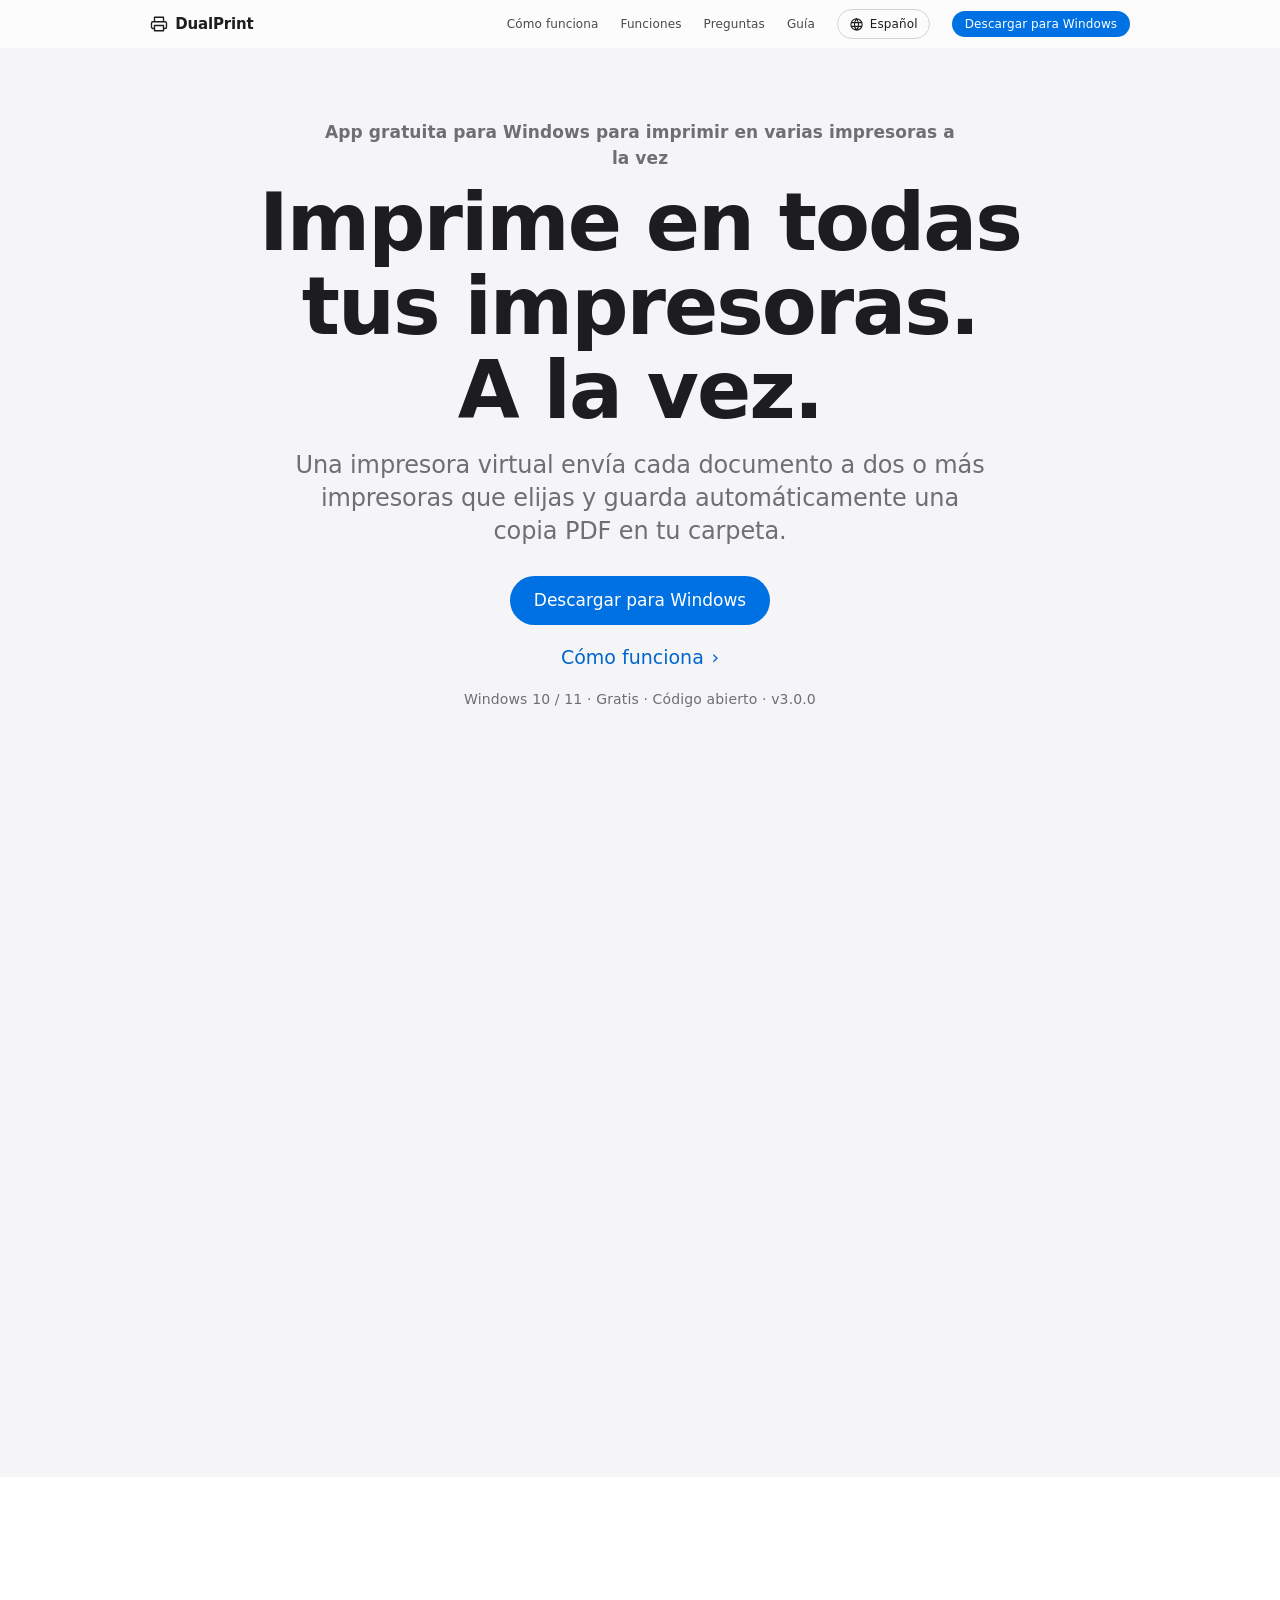
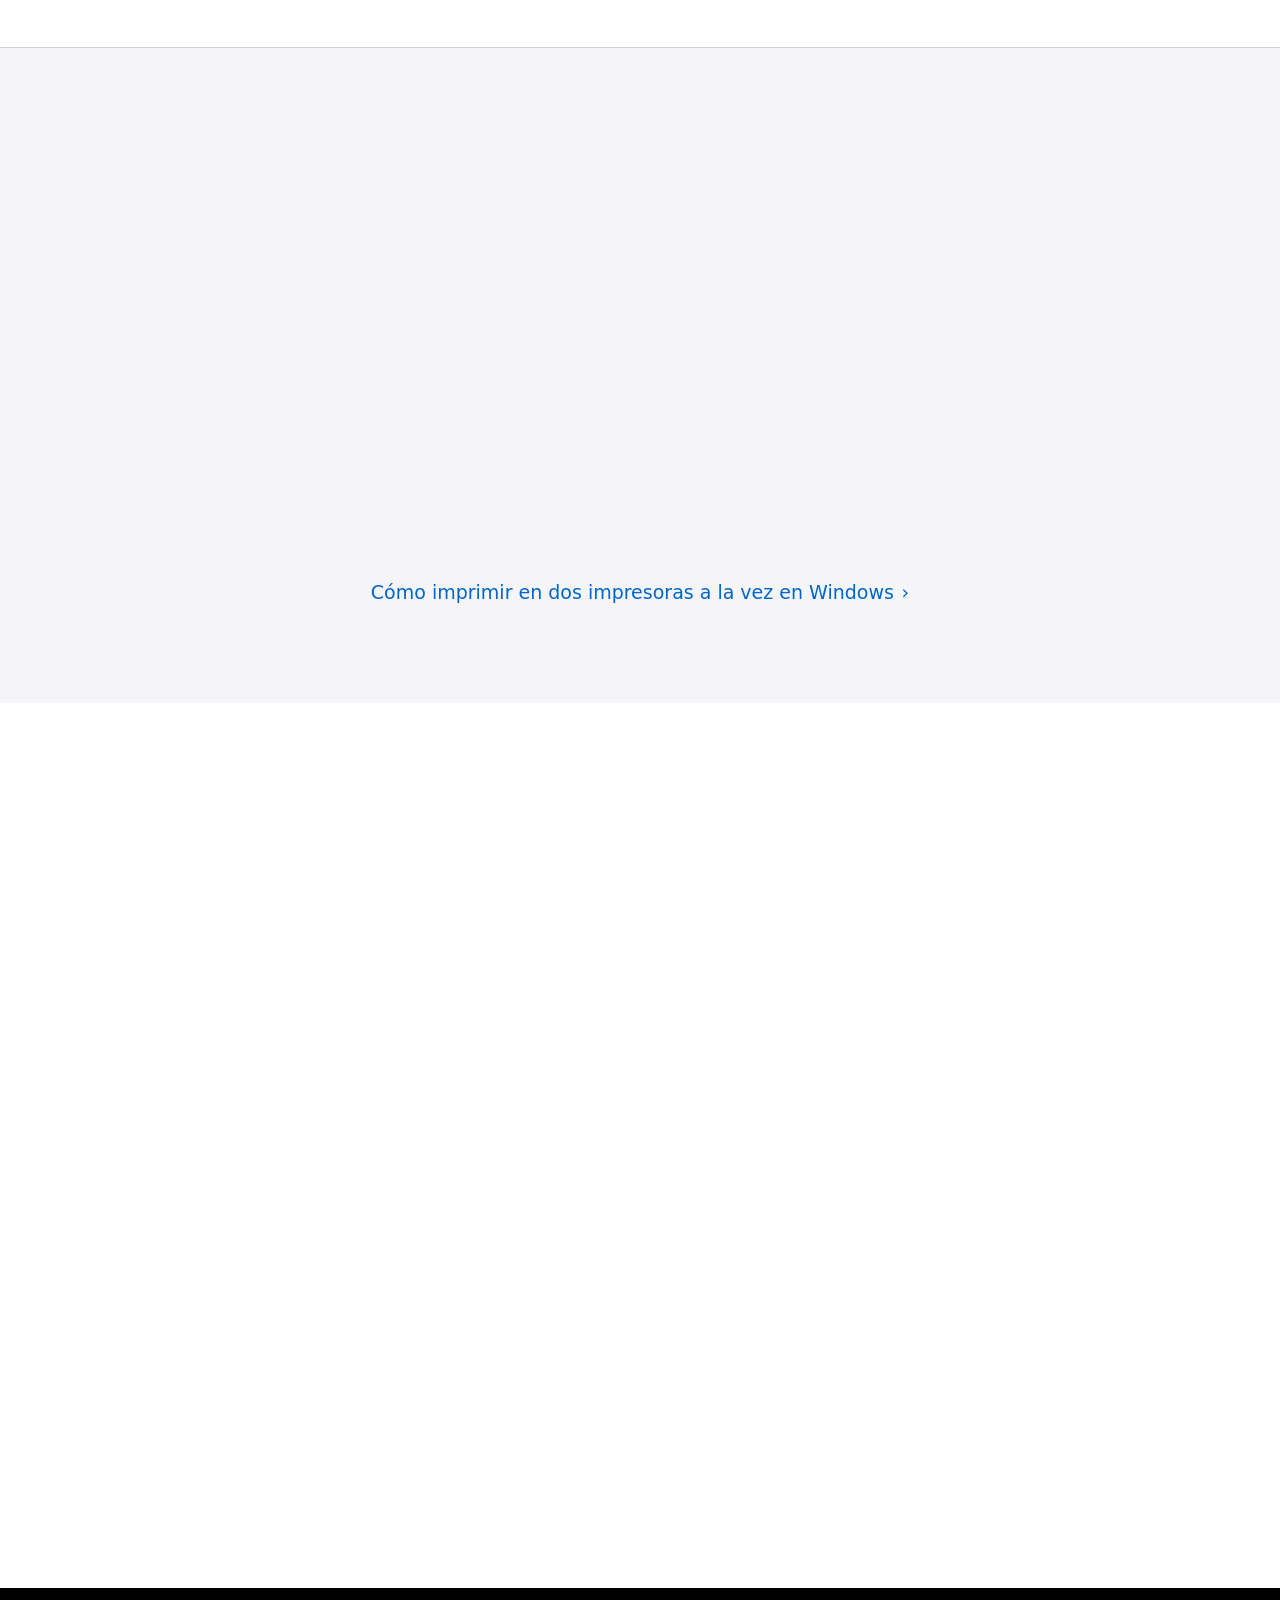
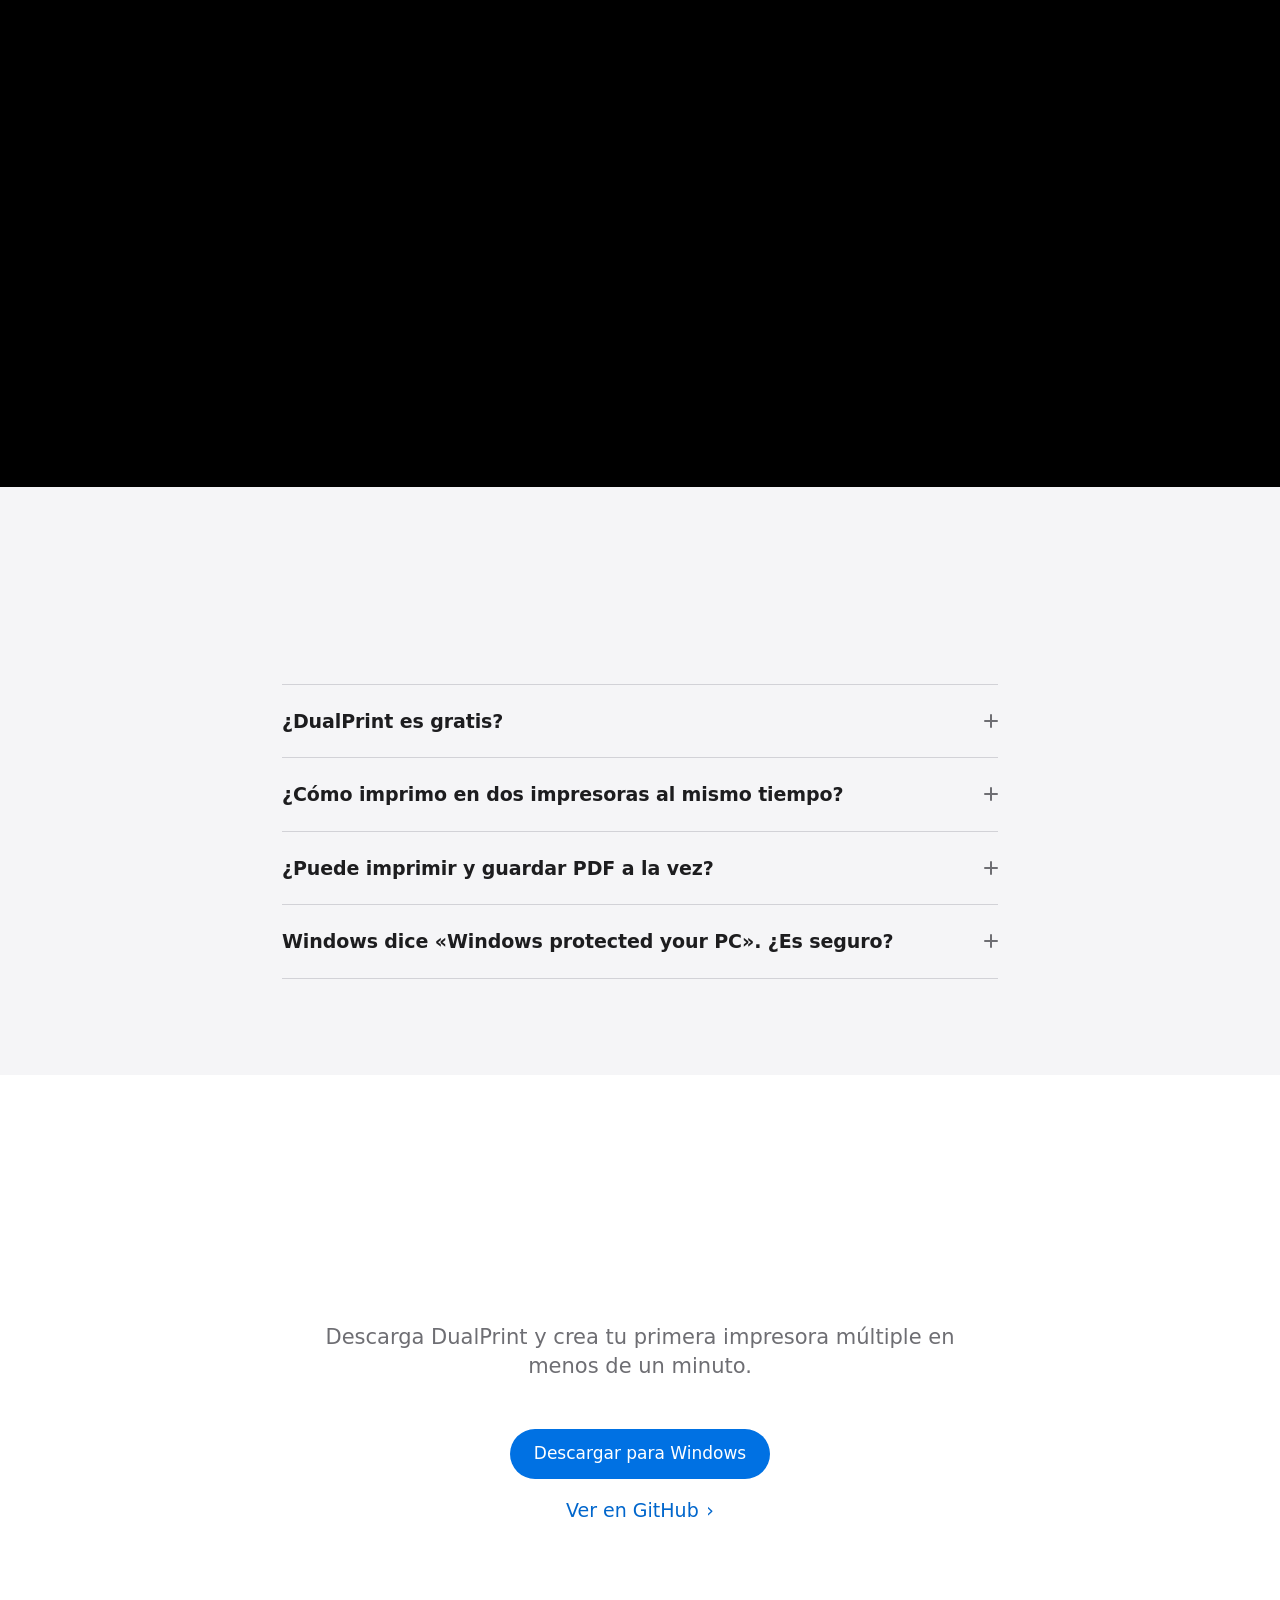
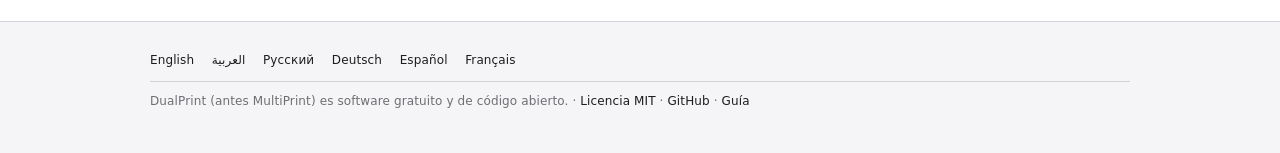
<file: website/es/index.html>
<!doctype html>
<html lang="es" dir="ltr">
<head>
<meta charset="utf-8">
<meta http-equiv="Content-Security-Policy" content="default-src 'self'; script-src 'sha256-MsjrPZIOX58IM+4+mh/zZpdfSb2EMA1II63IcwH4JKs='; style-src 'self' https://fonts.googleapis.com; font-src https://fonts.gstatic.com; img-src 'self' data:; connect-src 'none'; object-src 'none'; base-uri 'self'; form-action 'none'; upgrade-insecure-requests">
<meta name="referrer" content="strict-origin-when-cross-origin">
<meta name="viewport" content="width=device-width, initial-scale=1">
<meta name="google-site-verification" content="kWrWM9pZ7TwlqT1FOuEBg3BxNEHowVKEepRebHDUjxc">
<title>DualPrint – Imprimir en varias impresoras a la vez</title>
<meta name="description" content="DualPrint: app gratuita para Windows que une dos o más impresoras en una virtual. Imprime en todas a la vez y guarda una copia PDF automáticamente.">
<meta name="keywords" content="imprimir en varias impresoras a la vez, imprimir en dos impresoras al mismo tiempo, conectar dos impresoras, impresora virtual, guardar PDF automáticamente al imprimir, duplicar trabajo de impresión, programa gratis de impresión">
<meta name="robots" content="index, follow">
<link rel="canonical" href="__SITE_URL__/es/">
<link rel="alternate" hreflang="en" href="__SITE_URL__/">
<link rel="alternate" hreflang="ar" href="__SITE_URL__/ar/">
<link rel="alternate" hreflang="ru" href="__SITE_URL__/ru/">
<link rel="alternate" hreflang="de" href="__SITE_URL__/de/">
<link rel="alternate" hreflang="es" href="__SITE_URL__/es/">
<link rel="alternate" hreflang="fr" href="__SITE_URL__/fr/">
<link rel="alternate" hreflang="x-default" href="__SITE_URL__/">
<meta property="og:type" content="website">
<meta property="og:site_name" content="DualPrint">
<meta property="og:title" content="DualPrint – Imprimir en varias impresoras a la vez">
<meta property="og:description" content="DualPrint: app gratuita para Windows que une dos o más impresoras en una virtual. Imprime en todas a la vez y guarda una copia PDF automáticamente.">
<meta property="og:url" content="__SITE_URL__/es/">
<meta property="og:image" content="__SITE_URL__/assets/screenshot-es.png">
<meta property="og:image:width" content="1620">
<meta property="og:image:height" content="1245">
<meta property="og:locale" content="es_ES">
<meta property="og:locale:alternate" content="en_US"><meta property="og:locale:alternate" content="ar_SA"><meta property="og:locale:alternate" content="ru_RU"><meta property="og:locale:alternate" content="de_DE"><meta property="og:locale:alternate" content="fr_FR">
<meta name="twitter:card" content="summary_large_image">
<meta name="theme-color" content="#f5f5f7" media="(prefers-color-scheme: light)">
<meta name="theme-color" content="#000000" media="(prefers-color-scheme: dark)">
<meta name="color-scheme" content="light dark">
<link rel="icon" href="../assets/favicon.svg" type="image/svg+xml">

<link rel="stylesheet" href="../assets/style.css">
<script type="application/ld+json">{"@context": "https://schema.org", "@type": "SoftwareApplication", "name": "DualPrint", "operatingSystem": "Windows 10, Windows 11", "applicationCategory": "BusinessApplication", "applicationSubCategory": "Printing", "softwareVersion": "3.0.0", "description": "DualPrint: app gratuita para Windows que une dos o más impresoras en una virtual. Imprime en todas a la vez y guarda una copia PDF automáticamente.", "url": "__SITE_URL__/es/", "downloadUrl": "__REPO_URL__/releases/latest/download/DualPrint.zip", "image": "__SITE_URL__/assets/screenshot-es.png", "inLanguage": "es", "license": "https://opensource.org/licenses/MIT", "isAccessibleForFree": true, "offers": {"@type": "Offer", "price": "0", "priceCurrency": "USD"}, "featureList": ["Imprime en 2+ impresoras", "PDF automático", "Tus nombres de archivo", "Varias impresoras múltiples", "Tamaño de papel", "Historial", "En segundo plano", "5 idiomas", "Fácil de configurar"]}</script>
<script type="application/ld+json">{"@context": "https://schema.org", "@type": "FAQPage", "mainEntity": [{"@type": "Question", "name": "¿DualPrint es gratis?", "acceptedAnswer": {"@type": "Answer", "text": "Sí. Es gratuito y de código abierto (licencia MIT)."}}, {"@type": "Question", "name": "¿Cómo imprimo en dos impresoras al mismo tiempo?", "acceptedAnswer": {"@type": "Answer", "text": "Crea una impresora múltiple en DualPrint, selecciona ambas impresoras e imprime en la nueva desde cualquier programa."}}, {"@type": "Question", "name": "¿Puede imprimir y guardar PDF a la vez?", "acceptedAnswer": {"@type": "Answer", "text": "Sí. Añade «Microsoft Print to PDF» y elige una carpeta; el PDF se guarda allí sin preguntar."}}, {"@type": "Question", "name": "Windows dice «Windows protected your PC». ¿Es seguro?", "acceptedAnswer": {"@type": "Answer", "text": "El archivo aún no tiene firma digital, por eso SmartScreen avisa. Pulsa «More info» → «Run anyway». El código es público en GitHub."}}]}</script>
<script type="application/ld+json">{"@context": "https://schema.org", "@type": "WebSite", "name": "DualPrint", "url": "__SITE_URL__/es/", "inLanguage": "es"}</script>
</head>
<body>
<header class="nav">
  <div class="wrap navbar">
    <a class="brand" href="../es/" aria-label="DualPrint"><svg width="18" height="18" viewBox="0 0 24 24" fill="none" stroke="currentColor" stroke-width="1.8" stroke-linecap="round" stroke-linejoin="round" aria-hidden="true"><path d="M6 9V3h12v6M6 18H4a2 2 0 0 1-2-2v-5a2 2 0 0 1 2-2h16a2 2 0 0 1 2 2v5a2 2 0 0 1-2 2h-2M6 14h12v7H6z"/></svg><span>DualPrint</span></a>
    <nav class="links">
      <a href="#how">Cómo funciona</a><a href="#features">Funciones</a><a href="#faq">Preguntas</a><a href="../es/guide/">Guía</a>
    </nav>
    <details class="lang"><summary aria-label="Idioma"><svg width="15" height="15" viewBox="0 0 24 24" fill="none" stroke="currentColor" stroke-width="1.8" stroke-linecap="round" stroke-linejoin="round" aria-hidden="true"><path d="M12 21a9 9 0 1 0 0-18 9 9 0 0 0 0 18zM3.6 9h16.8M3.6 15h16.8M12 3a14 14 0 0 1 0 18M12 3a14 14 0 0 0 0 18"/></svg><span>Español</span></summary><div class="menu"><a href="../" hreflang="en" lang="en">English</a><a href="../ar/" hreflang="ar" lang="ar">العربية</a><a href="../ru/" hreflang="ru" lang="ru">Русский</a><a href="../de/" hreflang="de" lang="de">Deutsch</a><a href="../es/" hreflang="es" lang="es" aria-current="page">Español</a><a href="../fr/" hreflang="fr" lang="fr">Français</a></div></details>
    <a class="navbtn" href="__REPO_URL__/releases/latest/download/DualPrint.zip">Descargar para Windows</a>
  </div>
</header>

<main>
<section class="hero">
  <div class="wrap">
    <p class="eyebrow">App gratuita para Windows para imprimir en varias impresoras a la vez</p>
    <h1 class="reveal">Imprime en todas tus impresoras.<br>A la vez.</h1>
    <p class="lead">Una impresora virtual envía cada documento a dos o más impresoras que elijas y guarda automáticamente una copia PDF en tu carpeta.</p>
    <div class="actions">
      <a class="btn" href="__REPO_URL__/releases/latest/download/DualPrint.zip">Descargar para Windows</a>
      <a class="link" href="#how">Cómo funciona <span class="chev" aria-hidden="true">›</span></a>
    </div>
    <p class="note"><bdi dir="ltr">Windows 10 / 11</bdi> · Gratis · Código abierto · <bdi dir="ltr">v3.0.0</bdi></p>
  </div>
  <figure class="shot reveal"><img src="../assets/screenshot-es.png" width="1620" height="1245" alt="Aplicación DualPrint con una impresora múltiple vinculada a una Epson y una carpeta PDF" loading="eager" fetchpriority="high"></figure>
</section>

<section class="specs-band">
  <div class="wrap specs"><div class="spec reveal"><strong>2+</strong><span>impresoras por documento</span></div><div class="spec reveal"><strong>PDF</strong><span>guardado automático</span></div><div class="spec reveal"><strong>0</strong><span>ajustes complicados</span></div><div class="spec reveal"><strong>Gratis</strong><span>y de código abierto</span></div></div>
</section>

<section id="how" class="band light">
  <div class="wrap">
    <h2 class="reveal">Tres pasos. Y listo.</h2>
    <ol class="tiles three"><li class="tile reveal"><span class="num">1</span><h3>Crea una impresora múltiple</h3><p>Abre DualPrint, ponle un nombre y elige dos o más impresoras: reales, PDF o ambas.</p></li><li class="tile reveal"><span class="num">2</span><h3>Imprime como siempre</h3><p>Desde Word, Excel, el navegador o tu programa de contabilidad, elige la nueva impresora.</p></li><li class="tile reveal"><span class="num">3</span><h3>Listo</h3><p>Todas las impresoras reciben el documento a la vez y el PDF se guarda en tu carpeta.</p></li></ol>
    <p class="guide-link"><a class="link" href="../es/guide/">Cómo imprimir en dos impresoras a la vez en Windows <span class="chev" aria-hidden="true">›</span></a></p>
  </div>
</section>

<section id="features" class="band">
  <div class="wrap">
    <h2 class="reveal">Todo lo que necesitas. Nada más.</h2>
    <div class="tiles four"><div class="tile feat reveal"><svg width="28" height="28" viewBox="0 0 24 24" fill="none" stroke="currentColor" stroke-width="1.8" stroke-linecap="round" stroke-linejoin="round" aria-hidden="true"><path d="M12 3l1.9 4.6L18.5 9l-4.6 1.9L12 15.5l-1.9-4.6L5.5 9l4.6-1.4zM19 15l.8 2.2L22 18l-2.2.8L19 21l-.8-2.2L16 18l2.2-.8z"/></svg><h3>Fácil de configurar</h3><p>Sin instalar controladores ni ajustes complicados: tu primera impresora múltiple, lista en menos de un minuto.</p></div><div class="tile feat reveal"><svg width="28" height="28" viewBox="0 0 24 24" fill="none" stroke="currentColor" stroke-width="1.8" stroke-linecap="round" stroke-linejoin="round" aria-hidden="true"><path d="M6 9V3h12v6M6 18H4a2 2 0 0 1-2-2v-5a2 2 0 0 1 2-2h16a2 2 0 0 1 2 2v5a2 2 0 0 1-2 2h-2M6 14h12v7H6z"/></svg><h3>Imprime en 2+ impresoras</h3><p>Un clic envía el mismo trabajo a todas las impresoras vinculadas.</p></div><div class="tile feat reveal"><svg width="28" height="28" viewBox="0 0 24 24" fill="none" stroke="currentColor" stroke-width="1.8" stroke-linecap="round" stroke-linejoin="round" aria-hidden="true"><path d="M14 3H6a2 2 0 0 0-2 2v14a2 2 0 0 0 2 2h12a2 2 0 0 0 2-2V9zM14 3v6h6M9 15h6"/></svg><h3>PDF automático</h3><p>Copia PDF en una carpeta fija, sin ventana de «Guardar como».</p></div><div class="tile feat reveal"><svg width="28" height="28" viewBox="0 0 24 24" fill="none" stroke="currentColor" stroke-width="1.8" stroke-linecap="round" stroke-linejoin="round" aria-hidden="true"><path d="M3 7h18v13H3zM8 7V4h8v3"/></svg><h3>Varias impresoras múltiples</h3><p>Facturas, informes, recibos: cada una con sus impresoras y su carpeta.</p></div><div class="tile feat reveal"><svg width="28" height="28" viewBox="0 0 24 24" fill="none" stroke="currentColor" stroke-width="1.8" stroke-linecap="round" stroke-linejoin="round" aria-hidden="true"><path d="M12 2v4M12 18v4M4.9 4.9l2.8 2.8M16.3 16.3l2.8 2.8M2 12h4M18 12h4M4.9 19.1l2.8-2.8M16.3 7.7l2.8-2.8"/></svg><h3>En segundo plano</h3><p>Arranca con Windows y se recupera solo; la app no tiene que estar abierta.</p></div><div class="tile feat reveal"><svg width="28" height="28" viewBox="0 0 24 24" fill="none" stroke="currentColor" stroke-width="1.8" stroke-linecap="round" stroke-linejoin="round" aria-hidden="true"><path d="M3 5h12M9 3v2M5 9c1.5 4 4.5 7 9 9M13 9c-1 3-3.5 6-8 8M14 21l4-9 4 9M15.5 18h5"/></svg><h3>5 idiomas</h3><p>Árabe, inglés, español, francés y alemán.</p></div></div>
  </div>
</section>

<section class="band black">
  <div class="wrap">
    <h2 class="reveal">Diseñado para empresas.</h2>
    <div class="tiles three"><div class="tile dark reveal"><h3>Tiendas y contabilidad</h3><p>Imprime la factura y guarda un archivo PDF automáticamente.</p></div><div class="tile dark reveal"><h3>Oficina + almacén</h3><p>Una impresión llega a la impresora de la oficina y a la del almacén.</p></div><div class="tile dark reveal"><h3>Clínicas y servicios</h3><p>Copia para el cliente y copia para el archivo en un paso.</p></div></div>
  </div>
</section>

<section id="faq" class="band light">
  <div class="wrap narrow">
    <h2 class="reveal">Preguntas frecuentes</h2>
    <div class="faq"><details><summary><span>¿DualPrint es gratis?</span><span class="plus" aria-hidden="true"></span></summary><p>Sí. Es gratuito y de código abierto (licencia MIT).</p></details><details><summary><span>¿Cómo imprimo en dos impresoras al mismo tiempo?</span><span class="plus" aria-hidden="true"></span></summary><p>Crea una impresora múltiple en DualPrint, selecciona ambas impresoras e imprime en la nueva desde cualquier programa.</p></details><details><summary><span>¿Puede imprimir y guardar PDF a la vez?</span><span class="plus" aria-hidden="true"></span></summary><p>Sí. Añade «Microsoft Print to PDF» y elige una carpeta; el PDF se guarda allí sin preguntar.</p></details><details><summary><span>Windows dice «Windows protected your PC». ¿Es seguro?</span><span class="plus" aria-hidden="true"></span></summary><p>El archivo aún no tiene firma digital, por eso SmartScreen avisa. Pulsa «More info» → «Run anyway». El código es público en GitHub.</p></details></div>
  </div>
</section>

<section class="band final">
  <div class="wrap">
    <h2 class="reveal">Imprime una vez. En todas partes.</h2>
    <p class="sublead">Descarga DualPrint y crea tu primera impresora múltiple en menos de un minuto.</p>
    <div class="actions">
      <a class="btn" href="__REPO_URL__/releases/latest/download/DualPrint.zip">Descargar para Windows</a>
      <a class="link" href="__REPO_URL__">Ver en GitHub <span class="chev" aria-hidden="true">›</span></a>
    </div>
  </div>
</section>
</main>

<footer class="foot">
  <div class="wrap">
    <p class="langs"><a href="../" hreflang="en" lang="en">English</a><a href="../ar/" hreflang="ar" lang="ar">العربية</a><a href="../ru/" hreflang="ru" lang="ru">Русский</a><a href="../de/" hreflang="de" lang="de">Deutsch</a><a href="../es/" hreflang="es" lang="es" aria-current="page">Español</a><a href="../fr/" hreflang="fr" lang="fr">Français</a></p>
    <p><bdi dir="ltr">DualPrint (antes MultiPrint) es software gratuito y de código abierto.</bdi> · <bdi><a href="__REPO_URL__/blob/main/LICENSE">Licencia MIT</a></bdi> · <bdi><a href="__REPO_URL__">GitHub</a></bdi> · <bdi><a href="../es/guide/">Guía</a></bdi></p>
  </div>
</footer>
<script>
(function () {
  var d = document.documentElement; d.classList.add('js');
  var nav = document.querySelector('.nav');
  function edge() { nav.classList.toggle('scrolled', window.scrollY > 4); }
  edge(); window.addEventListener('scroll', edge, { passive: true });
  var items = document.querySelectorAll('.reveal');
  if (!('IntersectionObserver' in window)) { items.forEach(function (el) { el.classList.add('in'); }); return; }
  var io = new IntersectionObserver(function (entries) {
    entries.forEach(function (en) { if (en.isIntersecting) { en.target.classList.add('in'); io.unobserve(en.target); } });
  }, { rootMargin: '0px 0px -8% 0px', threshold: 0.08 });
  items.forEach(function (el, i) {
    var sib = el.parentElement ? Array.prototype.indexOf.call(el.parentElement.children, el) : 0;
    el.style.transitionDelay = Math.min(sib, 4) * 60 + 'ms';
    io.observe(el);
  });
  document.querySelectorAll('.lang .menu a, .foot .langs a').forEach(function (a) {
    a.addEventListener('click', function () { try { localStorage.setItem('mp-lang', a.getAttribute('hreflang')); } catch (e) {} });
  });
  document.querySelectorAll('.lang').forEach(function (m) {
    document.addEventListener('pointerdown', function (e) { if (m.open && !m.contains(e.target)) m.open = false; });
  });
})();
</script>
</body>
</html>
</file>
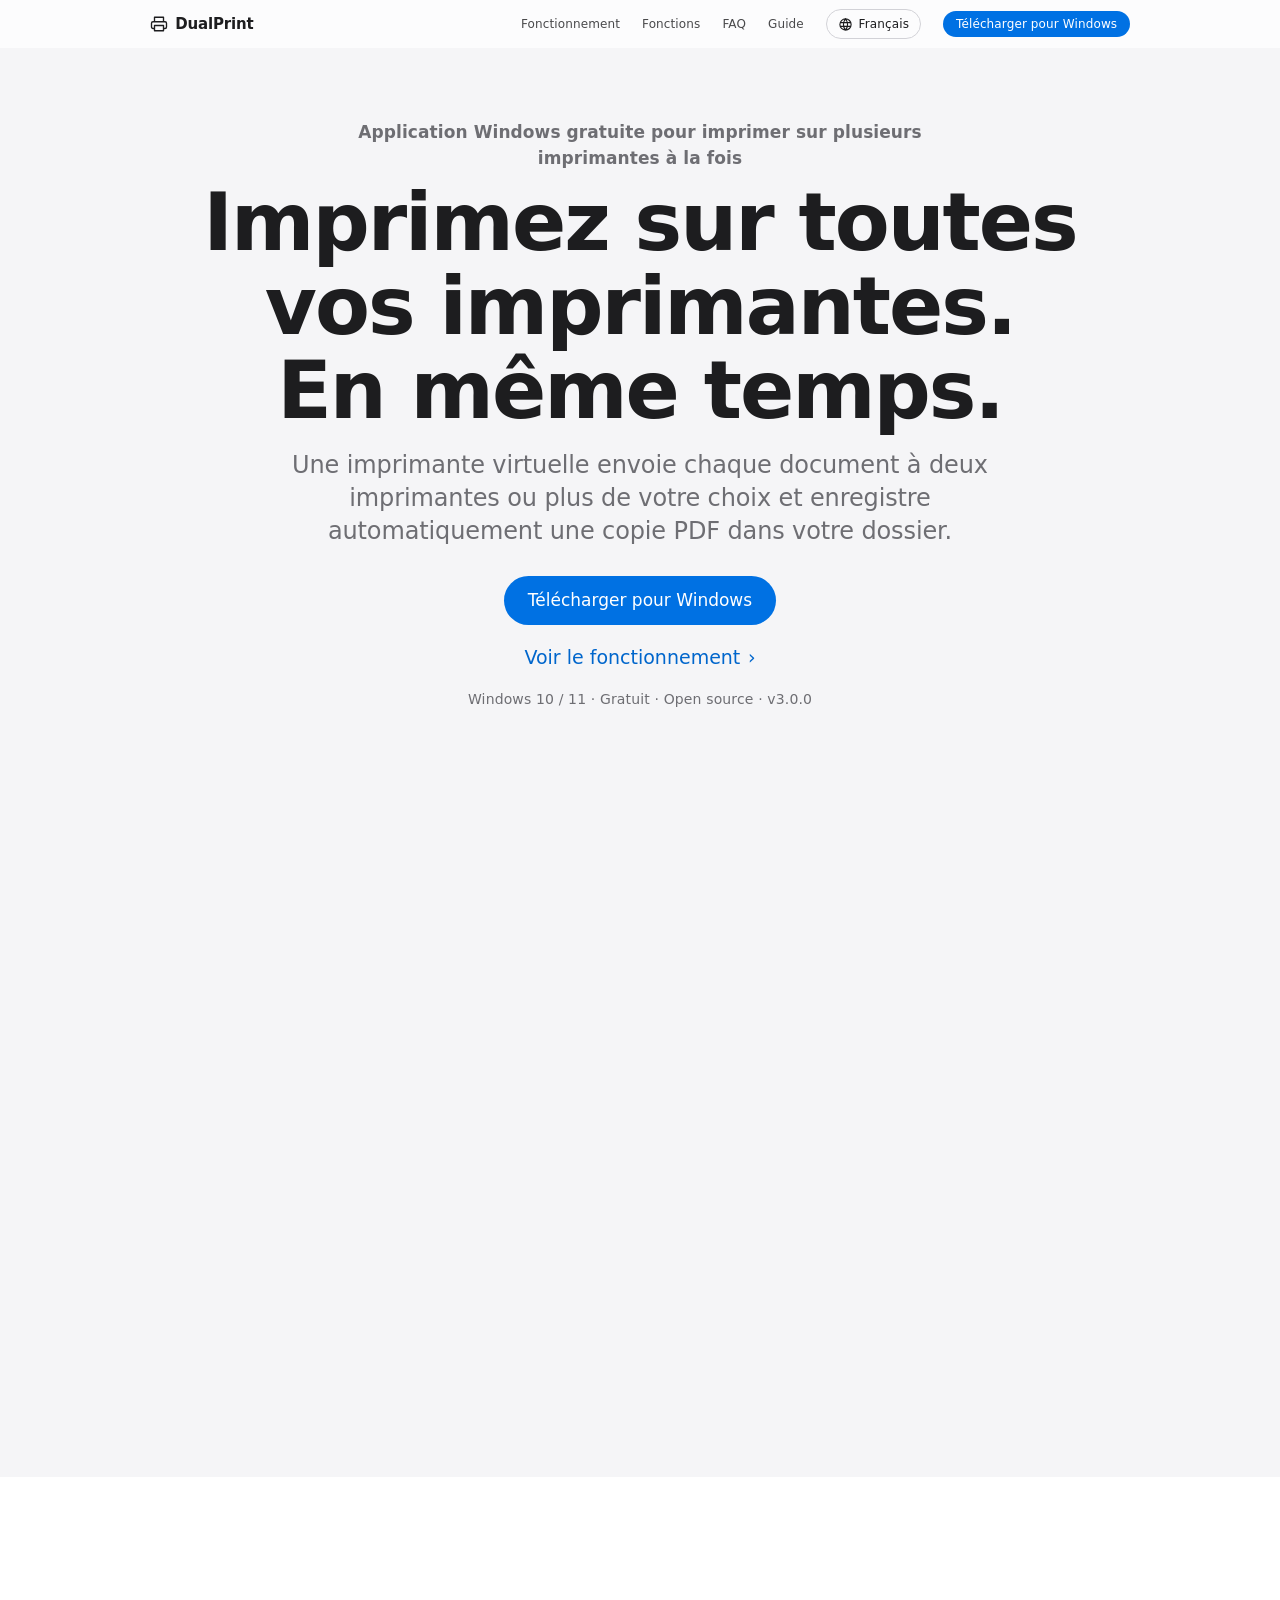
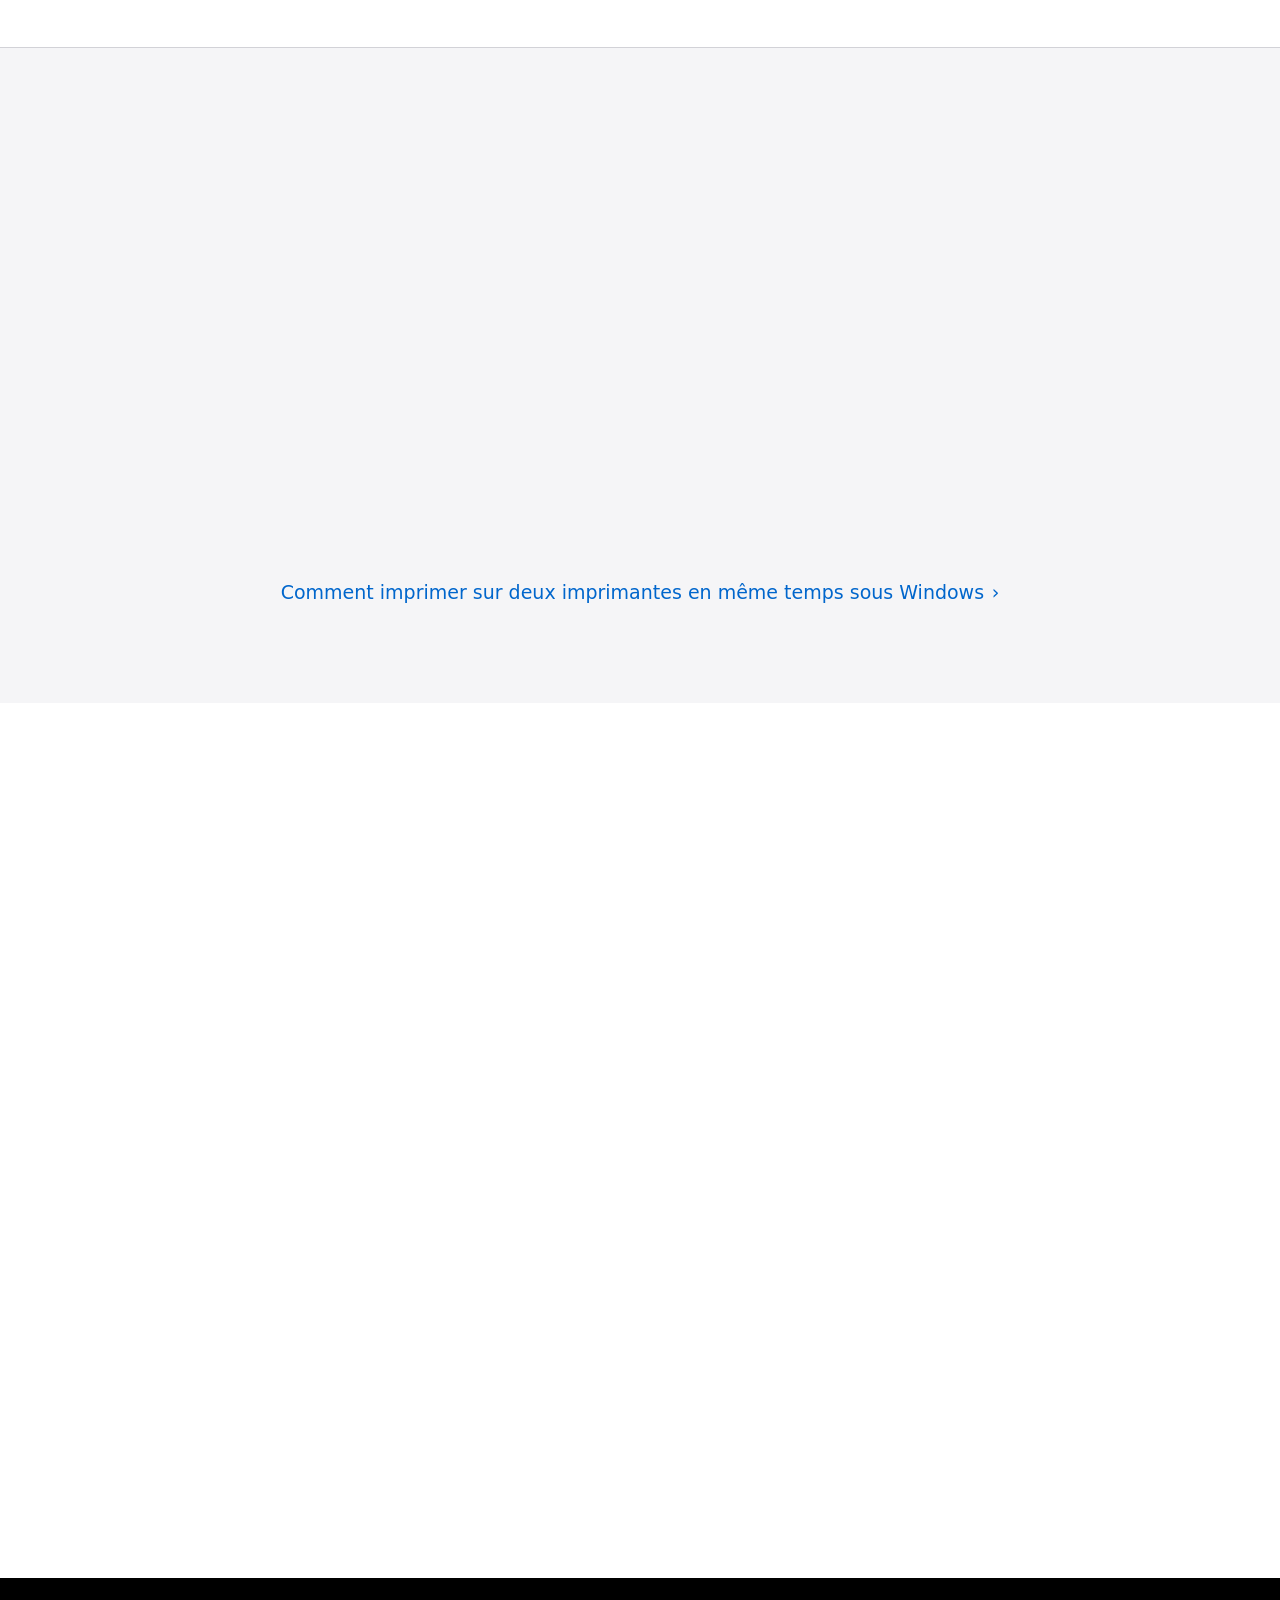
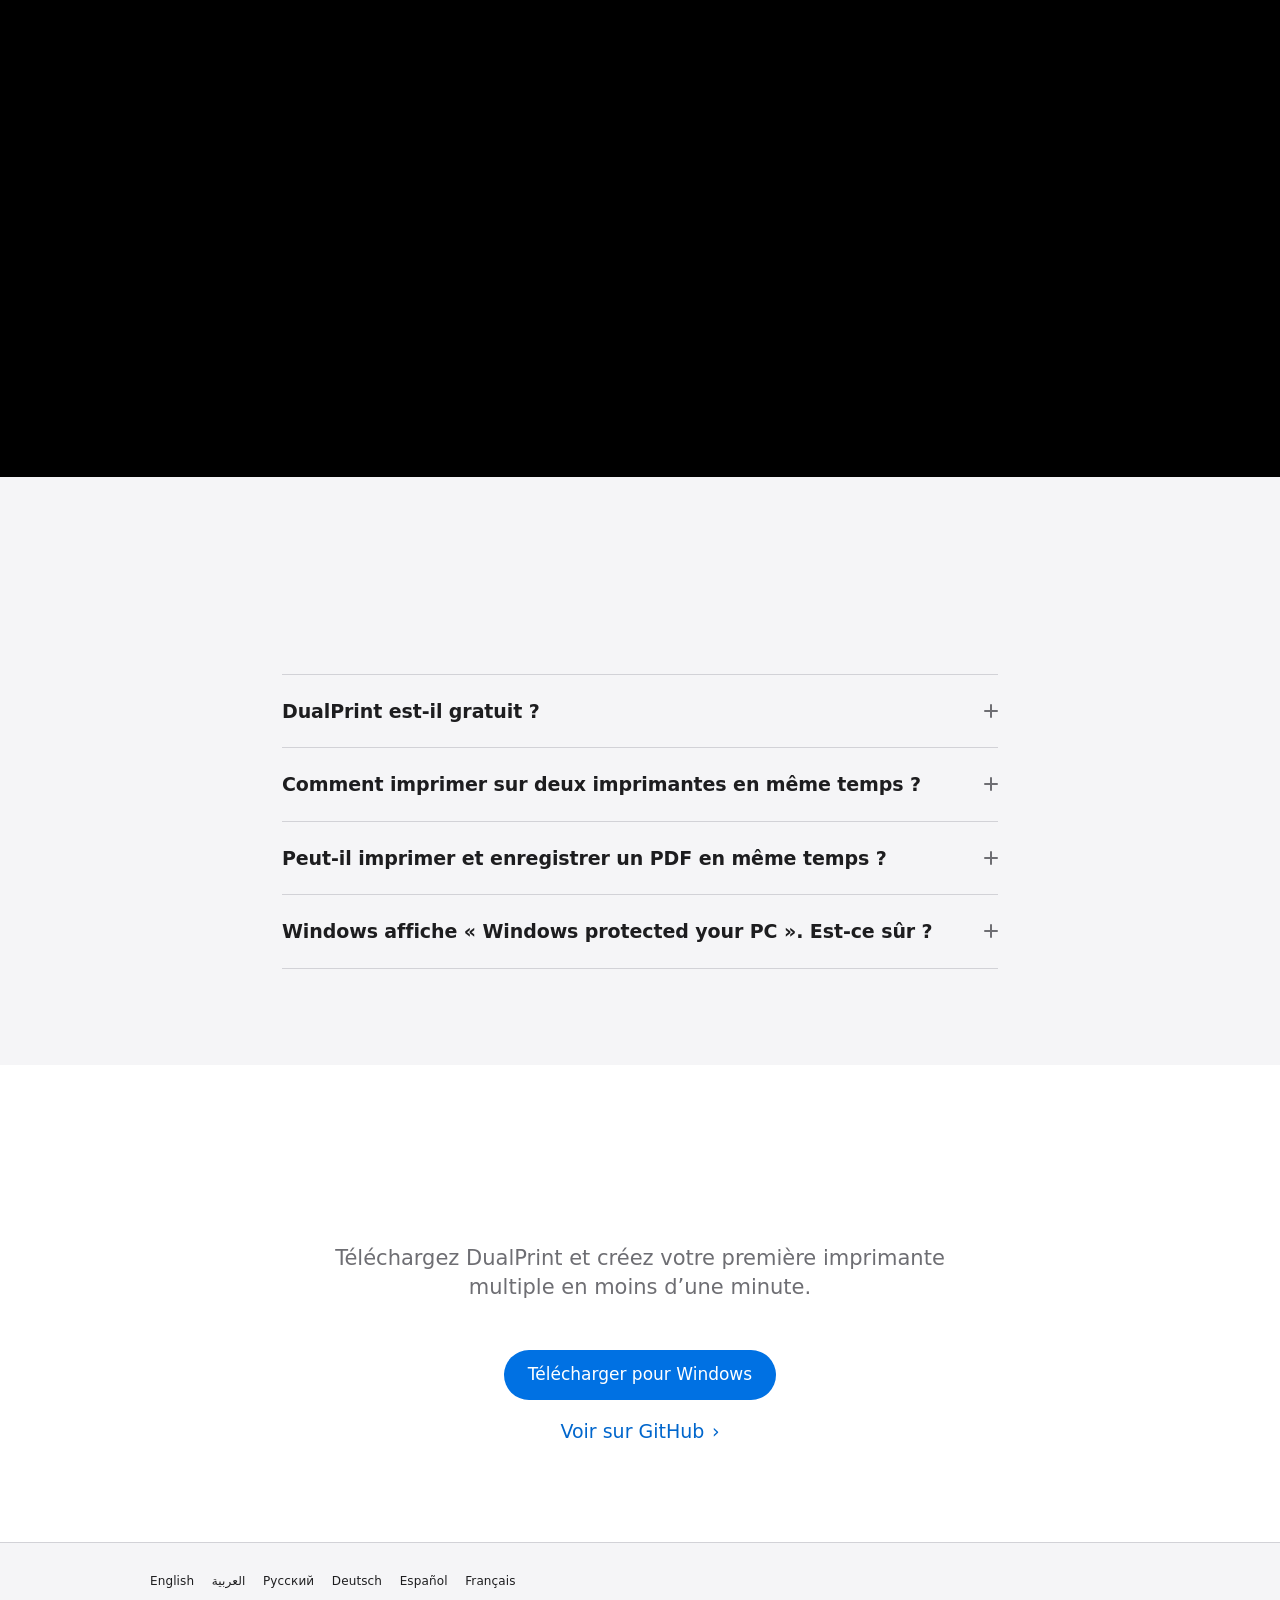
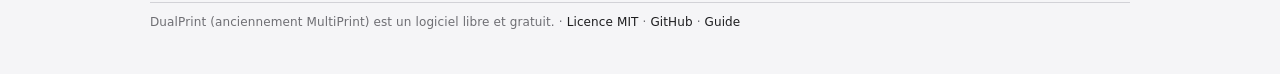
<file: website/fr/index.html>
<!doctype html>
<html lang="fr" dir="ltr">
<head>
<meta charset="utf-8">
<meta http-equiv="Content-Security-Policy" content="default-src 'self'; script-src 'sha256-MsjrPZIOX58IM+4+mh/zZpdfSb2EMA1II63IcwH4JKs='; style-src 'self' https://fonts.googleapis.com; font-src https://fonts.gstatic.com; img-src 'self' data:; connect-src 'none'; object-src 'none'; base-uri 'self'; form-action 'none'; upgrade-insecure-requests">
<meta name="referrer" content="strict-origin-when-cross-origin">
<meta name="viewport" content="width=device-width, initial-scale=1">
<meta name="google-site-verification" content="kWrWM9pZ7TwlqT1FOuEBg3BxNEHowVKEepRebHDUjxc">
<title>DualPrint – Imprimer sur plusieurs imprimantes à la fois</title>
<meta name="description" content="DualPrint : application Windows gratuite qui relie deux imprimantes ou plus à une imprimante virtuelle. Imprimez sur toutes à la fois et gardez un PDF.">
<meta name="keywords" content="imprimer sur plusieurs imprimantes en même temps, imprimer sur deux imprimantes, connecter deux imprimantes, imprimante virtuelle, enregistrer PDF automatiquement à l&#x27;impression, dupliquer impression, logiciel d&#x27;impression gratuit">
<meta name="robots" content="index, follow">
<link rel="canonical" href="__SITE_URL__/fr/">
<link rel="alternate" hreflang="en" href="__SITE_URL__/">
<link rel="alternate" hreflang="ar" href="__SITE_URL__/ar/">
<link rel="alternate" hreflang="ru" href="__SITE_URL__/ru/">
<link rel="alternate" hreflang="de" href="__SITE_URL__/de/">
<link rel="alternate" hreflang="es" href="__SITE_URL__/es/">
<link rel="alternate" hreflang="fr" href="__SITE_URL__/fr/">
<link rel="alternate" hreflang="x-default" href="__SITE_URL__/">
<meta property="og:type" content="website">
<meta property="og:site_name" content="DualPrint">
<meta property="og:title" content="DualPrint – Imprimer sur plusieurs imprimantes à la fois">
<meta property="og:description" content="DualPrint : application Windows gratuite qui relie deux imprimantes ou plus à une imprimante virtuelle. Imprimez sur toutes à la fois et gardez un PDF.">
<meta property="og:url" content="__SITE_URL__/fr/">
<meta property="og:image" content="__SITE_URL__/assets/screenshot-fr.png">
<meta property="og:image:width" content="1620">
<meta property="og:image:height" content="1245">
<meta property="og:locale" content="fr_FR">
<meta property="og:locale:alternate" content="en_US"><meta property="og:locale:alternate" content="ar_SA"><meta property="og:locale:alternate" content="ru_RU"><meta property="og:locale:alternate" content="de_DE"><meta property="og:locale:alternate" content="es_ES">
<meta name="twitter:card" content="summary_large_image">
<meta name="theme-color" content="#f5f5f7" media="(prefers-color-scheme: light)">
<meta name="theme-color" content="#000000" media="(prefers-color-scheme: dark)">
<meta name="color-scheme" content="light dark">
<link rel="icon" href="../assets/favicon.svg" type="image/svg+xml">

<link rel="stylesheet" href="../assets/style.css">
<script type="application/ld+json">{"@context": "https://schema.org", "@type": "SoftwareApplication", "name": "DualPrint", "operatingSystem": "Windows 10, Windows 11", "applicationCategory": "BusinessApplication", "applicationSubCategory": "Printing", "softwareVersion": "3.0.0", "description": "DualPrint : application Windows gratuite qui relie deux imprimantes ou plus à une imprimante virtuelle. Imprimez sur toutes à la fois et gardez un PDF.", "url": "__SITE_URL__/fr/", "downloadUrl": "__REPO_URL__/releases/latest/download/DualPrint.zip", "image": "__SITE_URL__/assets/screenshot-fr.png", "inLanguage": "fr", "license": "https://opensource.org/licenses/MIT", "isAccessibleForFree": true, "offers": {"@type": "Offer", "price": "0", "priceCurrency": "USD"}, "featureList": ["Impression sur 2+ imprimantes", "PDF automatique", "Vos noms de fichiers", "Plusieurs imprimantes multiples", "Format du papier", "Historique", "En arrière-plan", "5 langues", "Facile à configurer"]}</script>
<script type="application/ld+json">{"@context": "https://schema.org", "@type": "FAQPage", "mainEntity": [{"@type": "Question", "name": "DualPrint est-il gratuit ?", "acceptedAnswer": {"@type": "Answer", "text": "Oui. Gratuit et open source (licence MIT)."}}, {"@type": "Question", "name": "Comment imprimer sur deux imprimantes en même temps ?", "acceptedAnswer": {"@type": "Answer", "text": "Créez une imprimante multiple dans DualPrint, sélectionnez les deux imprimantes, puis imprimez sur la nouvelle depuis n’importe quel logiciel."}}, {"@type": "Question", "name": "Peut-il imprimer et enregistrer un PDF en même temps ?", "acceptedAnswer": {"@type": "Answer", "text": "Oui. Ajoutez « Microsoft Print to PDF » et choisissez un dossier : le PDF y est enregistré sans question."}}, {"@type": "Question", "name": "Windows affiche « Windows protected your PC ». Est-ce sûr ?", "acceptedAnswer": {"@type": "Answer", "text": "Le fichier n’est pas encore signé numériquement, d’où l’avertissement SmartScreen. Cliquez « More info » → « Run anyway ». Le code source est public sur GitHub."}}]}</script>
<script type="application/ld+json">{"@context": "https://schema.org", "@type": "WebSite", "name": "DualPrint", "url": "__SITE_URL__/fr/", "inLanguage": "fr"}</script>
</head>
<body>
<header class="nav">
  <div class="wrap navbar">
    <a class="brand" href="../fr/" aria-label="DualPrint"><svg width="18" height="18" viewBox="0 0 24 24" fill="none" stroke="currentColor" stroke-width="1.8" stroke-linecap="round" stroke-linejoin="round" aria-hidden="true"><path d="M6 9V3h12v6M6 18H4a2 2 0 0 1-2-2v-5a2 2 0 0 1 2-2h16a2 2 0 0 1 2 2v5a2 2 0 0 1-2 2h-2M6 14h12v7H6z"/></svg><span>DualPrint</span></a>
    <nav class="links">
      <a href="#how">Fonctionnement</a><a href="#features">Fonctions</a><a href="#faq">FAQ</a><a href="../fr/guide/">Guide</a>
    </nav>
    <details class="lang"><summary aria-label="Langue"><svg width="15" height="15" viewBox="0 0 24 24" fill="none" stroke="currentColor" stroke-width="1.8" stroke-linecap="round" stroke-linejoin="round" aria-hidden="true"><path d="M12 21a9 9 0 1 0 0-18 9 9 0 0 0 0 18zM3.6 9h16.8M3.6 15h16.8M12 3a14 14 0 0 1 0 18M12 3a14 14 0 0 0 0 18"/></svg><span>Français</span></summary><div class="menu"><a href="../" hreflang="en" lang="en">English</a><a href="../ar/" hreflang="ar" lang="ar">العربية</a><a href="../ru/" hreflang="ru" lang="ru">Русский</a><a href="../de/" hreflang="de" lang="de">Deutsch</a><a href="../es/" hreflang="es" lang="es">Español</a><a href="../fr/" hreflang="fr" lang="fr" aria-current="page">Français</a></div></details>
    <a class="navbtn" href="__REPO_URL__/releases/latest/download/DualPrint.zip">Télécharger pour Windows</a>
  </div>
</header>

<main>
<section class="hero">
  <div class="wrap">
    <p class="eyebrow">Application Windows gratuite pour imprimer sur plusieurs imprimantes à la fois</p>
    <h1 class="reveal">Imprimez sur toutes vos imprimantes.<br>En même temps.</h1>
    <p class="lead">Une imprimante virtuelle envoie chaque document à deux imprimantes ou plus de votre choix et enregistre automatiquement une copie PDF dans votre dossier.</p>
    <div class="actions">
      <a class="btn" href="__REPO_URL__/releases/latest/download/DualPrint.zip">Télécharger pour Windows</a>
      <a class="link" href="#how">Voir le fonctionnement <span class="chev" aria-hidden="true">›</span></a>
    </div>
    <p class="note"><bdi dir="ltr">Windows 10 / 11</bdi> · Gratuit · Open source · <bdi dir="ltr">v3.0.0</bdi></p>
  </div>
  <figure class="shot reveal"><img src="../assets/screenshot-fr.png" width="1620" height="1245" alt="Application DualPrint avec une imprimante multiple reliée à une Epson et à un dossier PDF" loading="eager" fetchpriority="high"></figure>
</section>

<section class="specs-band">
  <div class="wrap specs"><div class="spec reveal"><strong>2+</strong><span>imprimantes par document</span></div><div class="spec reveal"><strong>PDF</strong><span>enregistré automatiquement</span></div><div class="spec reveal"><strong>0</strong><span>réglage compliqué</span></div><div class="spec reveal"><strong>Gratuit</strong><span>et open source</span></div></div>
</section>

<section id="how" class="band light">
  <div class="wrap">
    <h2 class="reveal">Trois étapes. C’est tout.</h2>
    <ol class="tiles three"><li class="tile reveal"><span class="num">1</span><h3>Créez une imprimante multiple</h3><p>Ouvrez DualPrint, nommez-la et choisissez deux imprimantes ou plus : réelles, PDF ou les deux.</p></li><li class="tile reveal"><span class="num">2</span><h3>Imprimez comme d’habitude</h3><p>Depuis Word, Excel, le navigateur ou votre logiciel de compta, choisissez la nouvelle imprimante.</p></li><li class="tile reveal"><span class="num">3</span><h3>C’est fait</h3><p>Toutes les imprimantes reçoivent le document en même temps et le PDF est enregistré.</p></li></ol>
    <p class="guide-link"><a class="link" href="../fr/guide/">Comment imprimer sur deux imprimantes en même temps sous Windows <span class="chev" aria-hidden="true">›</span></a></p>
  </div>
</section>

<section id="features" class="band">
  <div class="wrap">
    <h2 class="reveal">L’essentiel. Rien de plus.</h2>
    <div class="tiles four"><div class="tile feat reveal"><svg width="28" height="28" viewBox="0 0 24 24" fill="none" stroke="currentColor" stroke-width="1.8" stroke-linecap="round" stroke-linejoin="round" aria-hidden="true"><path d="M12 3l1.9 4.6L18.5 9l-4.6 1.9L12 15.5l-1.9-4.6L5.5 9l4.6-1.4zM19 15l.8 2.2L22 18l-2.2.8L19 21l-.8-2.2L16 18l2.2-.8z"/></svg><h3>Facile à configurer</h3><p>Aucun pilote à installer, aucun réglage compliqué : votre première imprimante multiple est prête en moins d’une minute.</p></div><div class="tile feat reveal"><svg width="28" height="28" viewBox="0 0 24 24" fill="none" stroke="currentColor" stroke-width="1.8" stroke-linecap="round" stroke-linejoin="round" aria-hidden="true"><path d="M6 9V3h12v6M6 18H4a2 2 0 0 1-2-2v-5a2 2 0 0 1 2-2h16a2 2 0 0 1 2 2v5a2 2 0 0 1-2 2h-2M6 14h12v7H6z"/></svg><h3>Impression sur 2+ imprimantes</h3><p>Un clic envoie le même travail à toutes les imprimantes liées.</p></div><div class="tile feat reveal"><svg width="28" height="28" viewBox="0 0 24 24" fill="none" stroke="currentColor" stroke-width="1.8" stroke-linecap="round" stroke-linejoin="round" aria-hidden="true"><path d="M14 3H6a2 2 0 0 0-2 2v14a2 2 0 0 0 2 2h12a2 2 0 0 0 2-2V9zM14 3v6h6M9 15h6"/></svg><h3>PDF automatique</h3><p>Copie PDF dans un dossier fixe, sans fenêtre « Enregistrer sous ».</p></div><div class="tile feat reveal"><svg width="28" height="28" viewBox="0 0 24 24" fill="none" stroke="currentColor" stroke-width="1.8" stroke-linecap="round" stroke-linejoin="round" aria-hidden="true"><path d="M3 7h18v13H3zM8 7V4h8v3"/></svg><h3>Plusieurs imprimantes multiples</h3><p>Factures, rapports, tickets : chacune avec ses imprimantes et son dossier.</p></div><div class="tile feat reveal"><svg width="28" height="28" viewBox="0 0 24 24" fill="none" stroke="currentColor" stroke-width="1.8" stroke-linecap="round" stroke-linejoin="round" aria-hidden="true"><path d="M12 2v4M12 18v4M4.9 4.9l2.8 2.8M16.3 16.3l2.8 2.8M2 12h4M18 12h4M4.9 19.1l2.8-2.8M16.3 7.7l2.8-2.8"/></svg><h3>En arrière-plan</h3><p>Démarre avec Windows et redémarre seul ; l’application n’a pas besoin d’être ouverte.</p></div><div class="tile feat reveal"><svg width="28" height="28" viewBox="0 0 24 24" fill="none" stroke="currentColor" stroke-width="1.8" stroke-linecap="round" stroke-linejoin="round" aria-hidden="true"><path d="M3 5h12M9 3v2M5 9c1.5 4 4.5 7 9 9M13 9c-1 3-3.5 6-8 8M14 21l4-9 4 9M15.5 18h5"/></svg><h3>5 langues</h3><p>Arabe, anglais, espagnol, français et allemand.</p></div></div>
  </div>
</section>

<section class="band black">
  <div class="wrap">
    <h2 class="reveal">Conçu pour les entreprises.</h2>
    <div class="tiles three"><div class="tile dark reveal"><h3>Commerces et comptabilité</h3><p>Imprimez la facture et gardez une archive PDF automatiquement.</p></div><div class="tile dark reveal"><h3>Bureau + entrepôt</h3><p>Une impression arrive au bureau et à l’entrepôt en même temps.</p></div><div class="tile dark reveal"><h3>Cabinets et services</h3><p>Copie client et copie archive en une seule étape.</p></div></div>
  </div>
</section>

<section id="faq" class="band light">
  <div class="wrap narrow">
    <h2 class="reveal">Questions fréquentes</h2>
    <div class="faq"><details><summary><span>DualPrint est-il gratuit ?</span><span class="plus" aria-hidden="true"></span></summary><p>Oui. Gratuit et open source (licence MIT).</p></details><details><summary><span>Comment imprimer sur deux imprimantes en même temps ?</span><span class="plus" aria-hidden="true"></span></summary><p>Créez une imprimante multiple dans DualPrint, sélectionnez les deux imprimantes, puis imprimez sur la nouvelle depuis n’importe quel logiciel.</p></details><details><summary><span>Peut-il imprimer et enregistrer un PDF en même temps ?</span><span class="plus" aria-hidden="true"></span></summary><p>Oui. Ajoutez « Microsoft Print to PDF » et choisissez un dossier : le PDF y est enregistré sans question.</p></details><details><summary><span>Windows affiche « Windows protected your PC ». Est-ce sûr ?</span><span class="plus" aria-hidden="true"></span></summary><p>Le fichier n’est pas encore signé numériquement, d’où l’avertissement SmartScreen. Cliquez « More info » → « Run anyway ». Le code source est public sur GitHub.</p></details></div>
  </div>
</section>

<section class="band final">
  <div class="wrap">
    <h2 class="reveal">Imprimez une fois. Partout.</h2>
    <p class="sublead">Téléchargez DualPrint et créez votre première imprimante multiple en moins d’une minute.</p>
    <div class="actions">
      <a class="btn" href="__REPO_URL__/releases/latest/download/DualPrint.zip">Télécharger pour Windows</a>
      <a class="link" href="__REPO_URL__">Voir sur GitHub <span class="chev" aria-hidden="true">›</span></a>
    </div>
  </div>
</section>
</main>

<footer class="foot">
  <div class="wrap">
    <p class="langs"><a href="../" hreflang="en" lang="en">English</a><a href="../ar/" hreflang="ar" lang="ar">العربية</a><a href="../ru/" hreflang="ru" lang="ru">Русский</a><a href="../de/" hreflang="de" lang="de">Deutsch</a><a href="../es/" hreflang="es" lang="es">Español</a><a href="../fr/" hreflang="fr" lang="fr" aria-current="page">Français</a></p>
    <p><bdi dir="ltr">DualPrint (anciennement MultiPrint) est un logiciel libre et gratuit.</bdi> · <bdi><a href="__REPO_URL__/blob/main/LICENSE">Licence MIT</a></bdi> · <bdi><a href="__REPO_URL__">GitHub</a></bdi> · <bdi><a href="../fr/guide/">Guide</a></bdi></p>
  </div>
</footer>
<script>
(function () {
  var d = document.documentElement; d.classList.add('js');
  var nav = document.querySelector('.nav');
  function edge() { nav.classList.toggle('scrolled', window.scrollY > 4); }
  edge(); window.addEventListener('scroll', edge, { passive: true });
  var items = document.querySelectorAll('.reveal');
  if (!('IntersectionObserver' in window)) { items.forEach(function (el) { el.classList.add('in'); }); return; }
  var io = new IntersectionObserver(function (entries) {
    entries.forEach(function (en) { if (en.isIntersecting) { en.target.classList.add('in'); io.unobserve(en.target); } });
  }, { rootMargin: '0px 0px -8% 0px', threshold: 0.08 });
  items.forEach(function (el, i) {
    var sib = el.parentElement ? Array.prototype.indexOf.call(el.parentElement.children, el) : 0;
    el.style.transitionDelay = Math.min(sib, 4) * 60 + 'ms';
    io.observe(el);
  });
  document.querySelectorAll('.lang .menu a, .foot .langs a').forEach(function (a) {
    a.addEventListener('click', function () { try { localStorage.setItem('mp-lang', a.getAttribute('hreflang')); } catch (e) {} });
  });
  document.querySelectorAll('.lang').forEach(function (m) {
    document.addEventListener('pointerdown', function (e) { if (m.open && !m.contains(e.target)) m.open = false; });
  });
})();
</script>
</body>
</html>
</file>
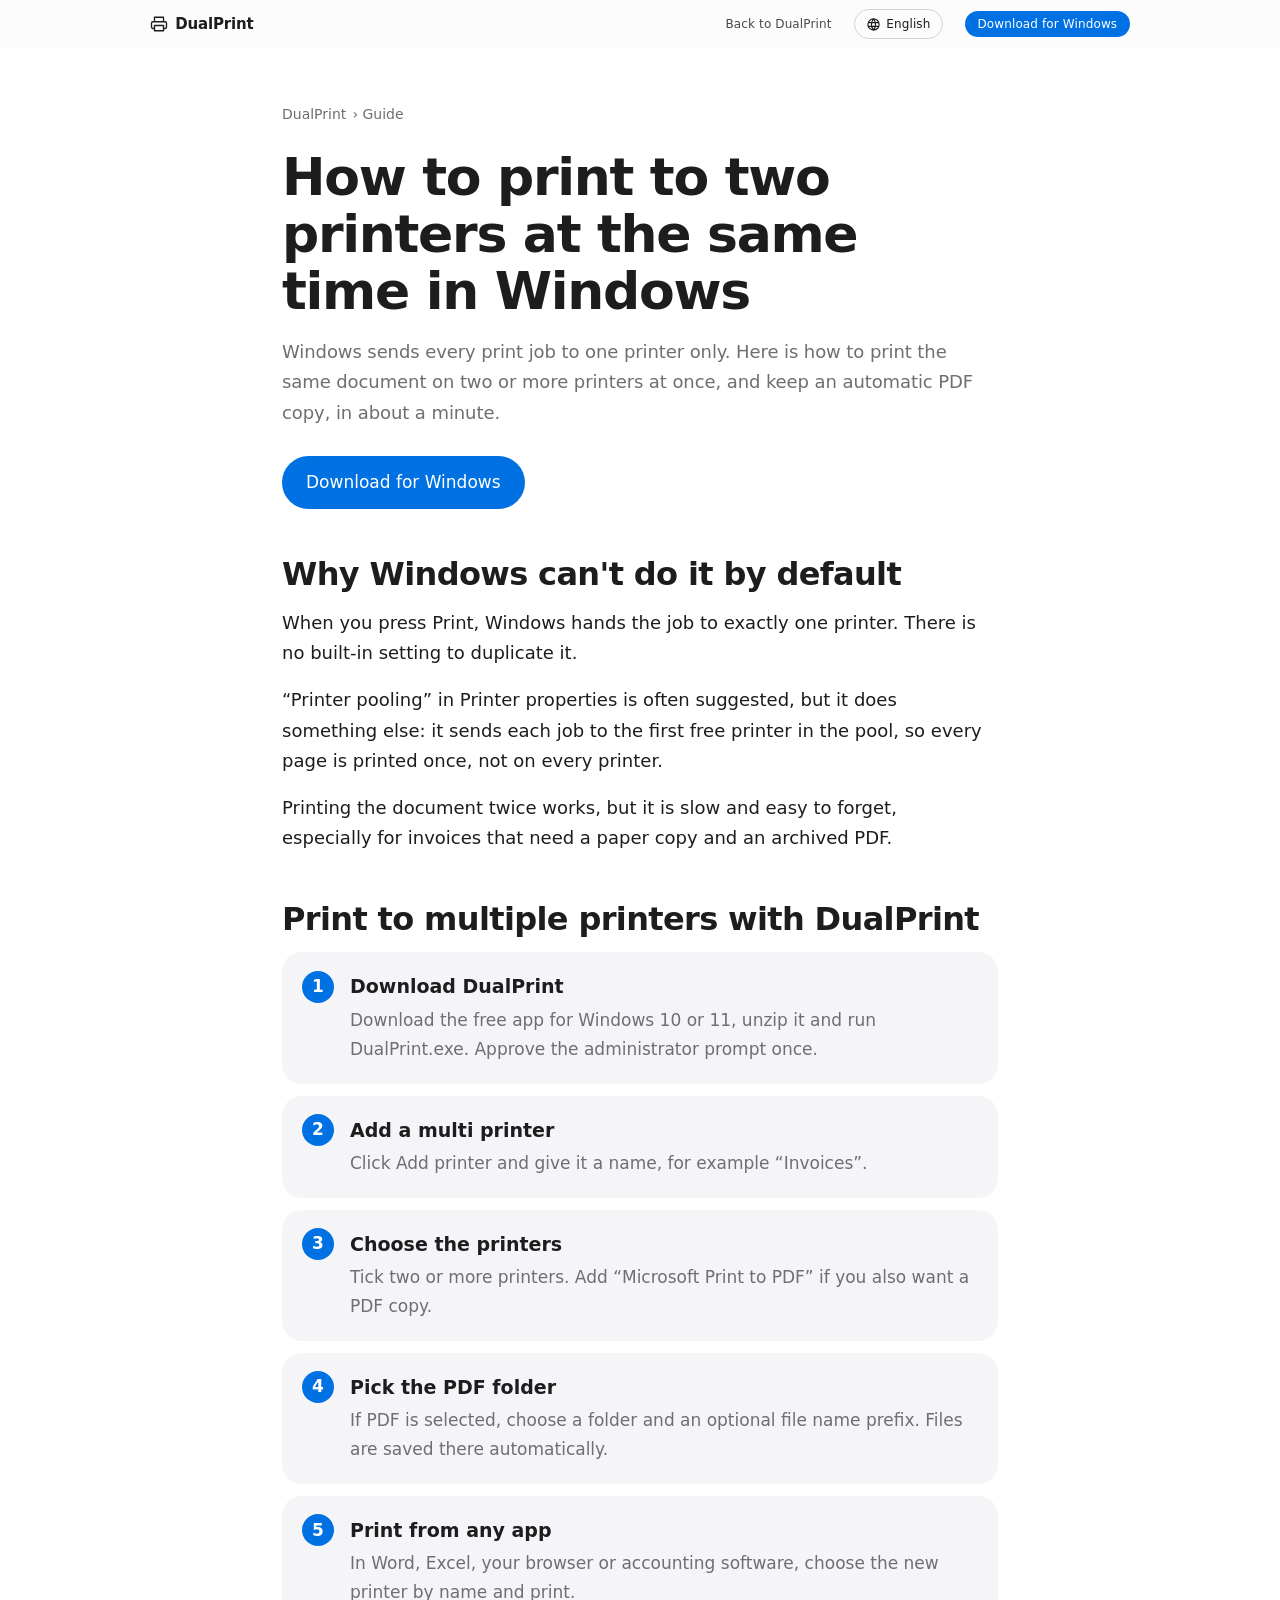
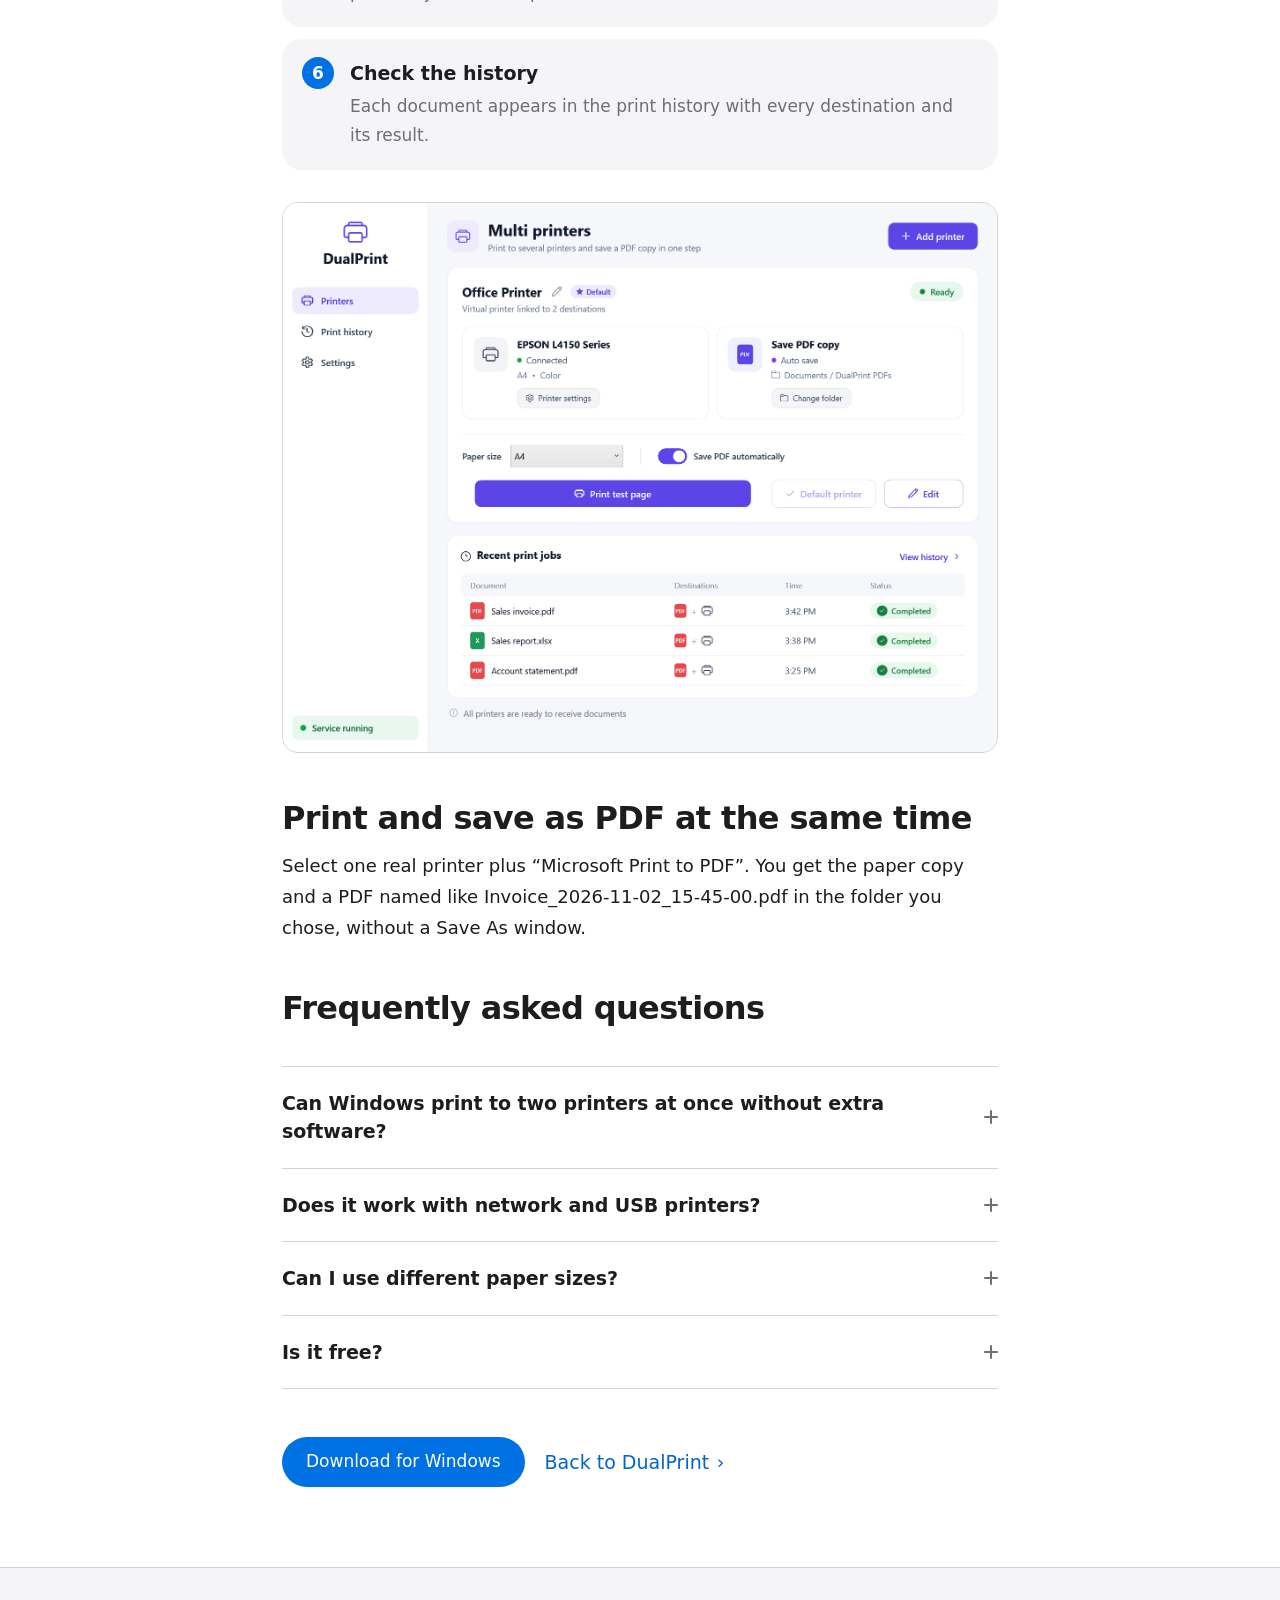
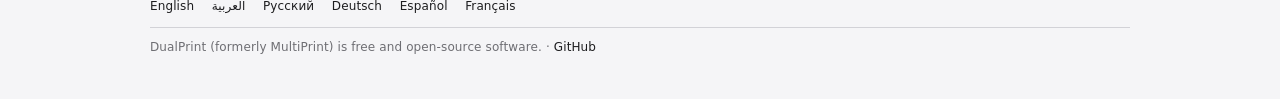
<file: website/guide/index.html>
<!doctype html>
<html lang="en" dir="ltr">
<head>
<meta charset="utf-8">
<meta http-equiv="Content-Security-Policy" content="default-src 'self'; script-src 'sha256-MsjrPZIOX58IM+4+mh/zZpdfSb2EMA1II63IcwH4JKs='; style-src 'self' https://fonts.googleapis.com; font-src https://fonts.gstatic.com; img-src 'self' data:; connect-src 'none'; object-src 'none'; base-uri 'self'; form-action 'none'; upgrade-insecure-requests">
<meta name="referrer" content="strict-origin-when-cross-origin">
<meta name="viewport" content="width=device-width, initial-scale=1">
<meta name="google-site-verification" content="kWrWM9pZ7TwlqT1FOuEBg3BxNEHowVKEepRebHDUjxc">
<title>Print to Two Printers at Once in Windows 10/11 | DualPrint</title>
<meta name="description" content="Send one print job to two or more printers at once in Windows 10 and 11 and save a PDF copy automatically with DualPrint. Why printer pooling won&#x27;t do it.">
<meta name="robots" content="index, follow">
<link rel="canonical" href="__SITE_URL__/guide/">
<link rel="alternate" hreflang="en" href="__SITE_URL__/guide/">
<link rel="alternate" hreflang="ar" href="__SITE_URL__/ar/guide/">
<link rel="alternate" hreflang="ru" href="__SITE_URL__/ru/guide/">
<link rel="alternate" hreflang="de" href="__SITE_URL__/de/guide/">
<link rel="alternate" hreflang="es" href="__SITE_URL__/es/guide/">
<link rel="alternate" hreflang="fr" href="__SITE_URL__/fr/guide/">
<link rel="alternate" hreflang="x-default" href="__SITE_URL__/guide/">
<meta property="og:type" content="article">
<meta property="og:site_name" content="DualPrint">
<meta property="og:title" content="Print to Two Printers at Once in Windows 10/11 | DualPrint">
<meta property="og:description" content="Send one print job to two or more printers at once in Windows 10 and 11 and save a PDF copy automatically with DualPrint. Why printer pooling won&#x27;t do it.">
<meta property="og:url" content="__SITE_URL__/guide/">
<meta property="og:image" content="__SITE_URL__/assets/screenshot-en.png">
<meta property="og:locale" content="en_US">
<meta name="twitter:card" content="summary_large_image">
<meta name="color-scheme" content="light dark">
<link rel="icon" href="../assets/favicon.svg" type="image/svg+xml">

<link rel="stylesheet" href="../assets/style.css">
<script type="application/ld+json">{"@context": "https://schema.org", "@type": "Article", "headline": "How to print to two printers at the same time in Windows", "description": "Send one print job to two or more printers at once in Windows 10 and 11 and save a PDF copy automatically with DualPrint. Why printer pooling won't do it.", "inLanguage": "en", "url": "__SITE_URL__/guide/", "image": "__SITE_URL__/assets/screenshot-en.png", "datePublished": "2026-11-03", "dateModified": "2026-11-03", "author": {"@type": "Organization", "name": "DualPrint"}, "publisher": {"@type": "Organization", "name": "DualPrint"}, "about": {"@type": "SoftwareApplication", "name": "DualPrint", "operatingSystem": "Windows 10, Windows 11"}}</script>
<script type="application/ld+json">{"@context": "https://schema.org", "@type": "BreadcrumbList", "itemListElement": [{"@type": "ListItem", "position": 1, "name": "DualPrint", "item": "__SITE_URL__/"}, {"@type": "ListItem", "position": 2, "name": "Guide", "item": "__SITE_URL__/guide/"}]}</script>
<script type="application/ld+json">{"@context": "https://schema.org", "@type": "FAQPage", "mainEntity": [{"@type": "Question", "name": "Can Windows print to two printers at once without extra software?", "acceptedAnswer": {"@type": "Answer", "text": "No. Windows sends a job to one printer. Printer pooling only spreads jobs across printers; it does not print on all of them."}}, {"@type": "Question", "name": "Does it work with network and USB printers?", "acceptedAnswer": {"@type": "Answer", "text": "Yes. Any printer installed in Windows can be used, including network, USB and receipt printers."}}, {"@type": "Question", "name": "Can I use different paper sizes?", "acceptedAnswer": {"@type": "Answer", "text": "Each multi printer has a paper size setting (A4, A3, A5, Letter, Legal or automatic). Other settings use each printer's defaults."}}, {"@type": "Question", "name": "Is it free?", "acceptedAnswer": {"@type": "Answer", "text": "Yes. DualPrint is free and open source under the MIT license."}}]}</script>
</head>
<body>
<header class="nav">
  <div class="wrap navbar">
    <a class="brand" href="../" aria-label="DualPrint"><svg width="18" height="18" viewBox="0 0 24 24" fill="none" stroke="currentColor" stroke-width="1.8" stroke-linecap="round" stroke-linejoin="round" aria-hidden="true"><path d="M6 9V3h12v6M6 18H4a2 2 0 0 1-2-2v-5a2 2 0 0 1 2-2h16a2 2 0 0 1 2 2v5a2 2 0 0 1-2 2h-2M6 14h12v7H6z"/></svg><span>DualPrint</span></a>
    <nav class="links"><a href="../">Back to DualPrint</a></nav>
    <details class="lang"><summary aria-label="Language"><svg width="15" height="15" viewBox="0 0 24 24" fill="none" stroke="currentColor" stroke-width="1.8" stroke-linecap="round" stroke-linejoin="round" aria-hidden="true"><path d="M12 21a9 9 0 1 0 0-18 9 9 0 0 0 0 18zM3.6 9h16.8M3.6 15h16.8M12 3a14 14 0 0 1 0 18M12 3a14 14 0 0 0 0 18"/></svg><span>English</span></summary><div class="menu"><a href="../guide/" hreflang="en" lang="en" aria-current="page">English</a><a href="../ar/guide/" hreflang="ar" lang="ar">العربية</a><a href="../ru/guide/" hreflang="ru" lang="ru">Русский</a><a href="../de/guide/" hreflang="de" lang="de">Deutsch</a><a href="../es/guide/" hreflang="es" lang="es">Español</a><a href="../fr/guide/" hreflang="fr" lang="fr">Français</a></div></details>
    <a class="navbtn" href="__REPO_URL__/releases/latest/download/DualPrint.zip">Download for Windows</a>
  </div>
</header>
<main>
<article class="article">
  <div class="wrap narrow">
    <nav class="crumbs" aria-label="breadcrumb"><a href="../">DualPrint</a> <span class="chev" aria-hidden="true">›</span> <span>Guide</span></nav>
    <h1>How to print to two printers at the same time in Windows</h1>
    <p class="lead">Windows sends every print job to one printer only. Here is how to print the same document on two or more printers at once, and keep an automatic PDF copy, in about a minute.</p>
    <p><a class="btn" href="__REPO_URL__/releases/latest/download/DualPrint.zip">Download for Windows</a></p>
    <h2>Why Windows can&#x27;t do it by default</h2>
    <p>When you press Print, Windows hands the job to exactly one printer. There is no built-in setting to duplicate it.</p><p>“Printer pooling” in Printer properties is often suggested, but it does something else: it sends each job to the first free printer in the pool, so every page is printed once, not on every printer.</p><p>Printing the document twice works, but it is slow and easy to forget, especially for invoices that need a paper copy and an archived PDF.</p>
    <h2>Print to multiple printers with DualPrint</h2>
    <ol class="gsteps"><li><h3>Download DualPrint</h3><p>Download the free app for Windows 10 or 11, unzip it and run DualPrint.exe. Approve the administrator prompt once.</p></li><li><h3>Add a multi printer</h3><p>Click Add printer and give it a name, for example “Invoices”.</p></li><li><h3>Choose the printers</h3><p>Tick two or more printers. Add “Microsoft Print to PDF” if you also want a PDF copy.</p></li><li><h3>Pick the PDF folder</h3><p>If PDF is selected, choose a folder and an optional file name prefix. Files are saved there automatically.</p></li><li><h3>Print from any app</h3><p>In Word, Excel, your browser or accounting software, choose the new printer by name and print.</p></li><li><h3>Check the history</h3><p>Each document appears in the print history with every destination and its result.</p></li></ol>
    <figure class="gshot"><img src="../assets/screenshot-en.png" width="1620" height="1245" alt="DualPrint app showing a multi printer linked to an Epson printer and a PDF folder" loading="lazy"></figure>
    <h2>Print and save as PDF at the same time</h2>
    <p>Select one real printer plus “Microsoft Print to PDF”. You get the paper copy and a PDF named like Invoice_2026-11-02_15-45-00.pdf in the folder you chose, without a Save As window.</p>
    <h2>Frequently asked questions</h2>
    <div class="faq"><details><summary><span>Can Windows print to two printers at once without extra software?</span><span class="plus" aria-hidden="true"></span></summary><p>No. Windows sends a job to one printer. Printer pooling only spreads jobs across printers; it does not print on all of them.</p></details><details><summary><span>Does it work with network and USB printers?</span><span class="plus" aria-hidden="true"></span></summary><p>Yes. Any printer installed in Windows can be used, including network, USB and receipt printers.</p></details><details><summary><span>Can I use different paper sizes?</span><span class="plus" aria-hidden="true"></span></summary><p>Each multi printer has a paper size setting (A4, A3, A5, Letter, Legal or automatic). Other settings use each printer&#x27;s defaults.</p></details><details><summary><span>Is it free?</span><span class="plus" aria-hidden="true"></span></summary><p>Yes. DualPrint is free and open source under the MIT license.</p></details></div>
    <div class="gcta">
      <a class="btn" href="__REPO_URL__/releases/latest/download/DualPrint.zip">Download for Windows</a>
      <a class="link" href="../">Back to DualPrint <span class="chev" aria-hidden="true">›</span></a>
    </div>
  </div>
</article>
</main>
<footer class="foot">
  <div class="wrap">
    <p class="langs"><a href="../guide/" hreflang="en" lang="en" aria-current="page">English</a><a href="../ar/guide/" hreflang="ar" lang="ar">العربية</a><a href="../ru/guide/" hreflang="ru" lang="ru">Русский</a><a href="../de/guide/" hreflang="de" lang="de">Deutsch</a><a href="../es/guide/" hreflang="es" lang="es">Español</a><a href="../fr/guide/" hreflang="fr" lang="fr">Français</a></p>
    <p><bdi dir="ltr">DualPrint (formerly MultiPrint) is free and open-source software.</bdi> · <bdi><a href="__REPO_URL__">GitHub</a></bdi></p>
  </div>
</footer>
<script>
(function () {
  var d = document.documentElement; d.classList.add('js');
  var nav = document.querySelector('.nav');
  function edge() { nav.classList.toggle('scrolled', window.scrollY > 4); }
  edge(); window.addEventListener('scroll', edge, { passive: true });
  var items = document.querySelectorAll('.reveal');
  if (!('IntersectionObserver' in window)) { items.forEach(function (el) { el.classList.add('in'); }); return; }
  var io = new IntersectionObserver(function (entries) {
    entries.forEach(function (en) { if (en.isIntersecting) { en.target.classList.add('in'); io.unobserve(en.target); } });
  }, { rootMargin: '0px 0px -8% 0px', threshold: 0.08 });
  items.forEach(function (el, i) {
    var sib = el.parentElement ? Array.prototype.indexOf.call(el.parentElement.children, el) : 0;
    el.style.transitionDelay = Math.min(sib, 4) * 60 + 'ms';
    io.observe(el);
  });
  document.querySelectorAll('.lang .menu a, .foot .langs a').forEach(function (a) {
    a.addEventListener('click', function () { try { localStorage.setItem('mp-lang', a.getAttribute('hreflang')); } catch (e) {} });
  });
  document.querySelectorAll('.lang').forEach(function (m) {
    document.addEventListener('pointerdown', function (e) { if (m.open && !m.contains(e.target)) m.open = false; });
  });
})();
</script>
</body>
</html>
</file>
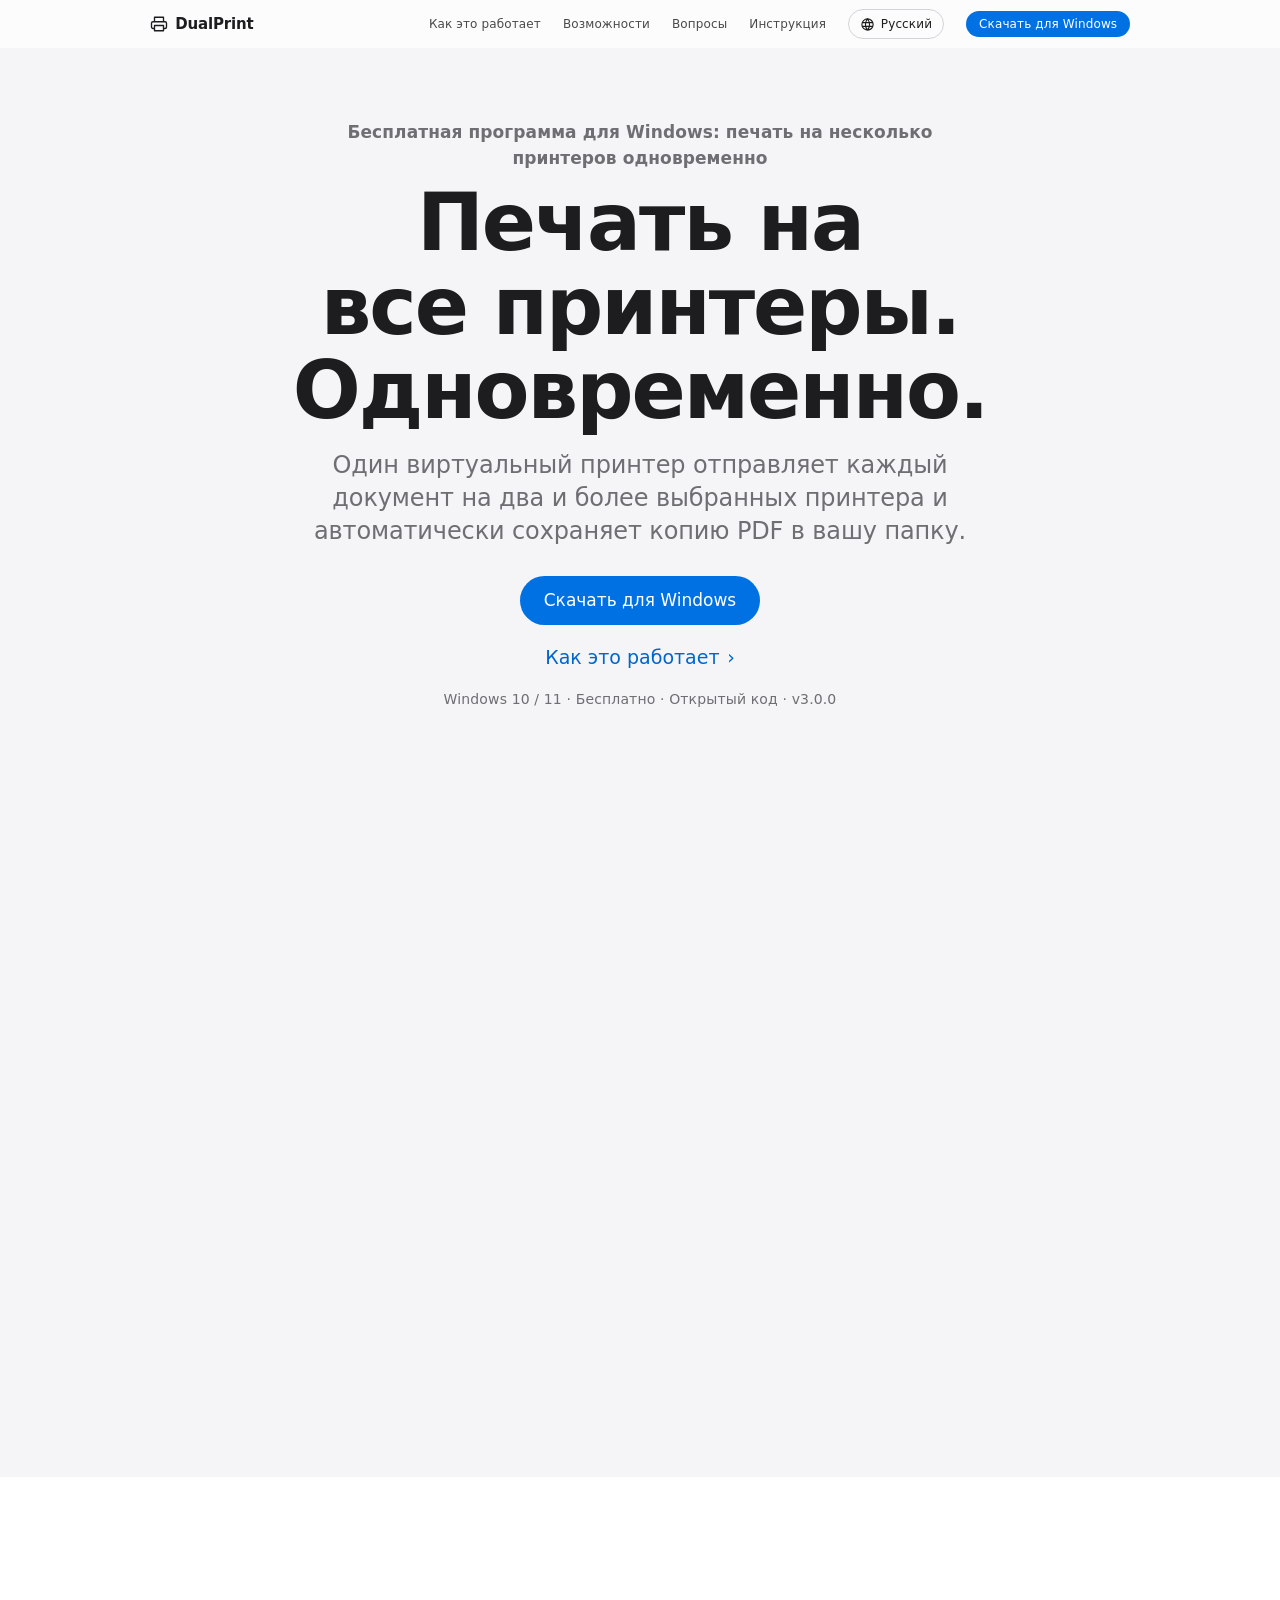
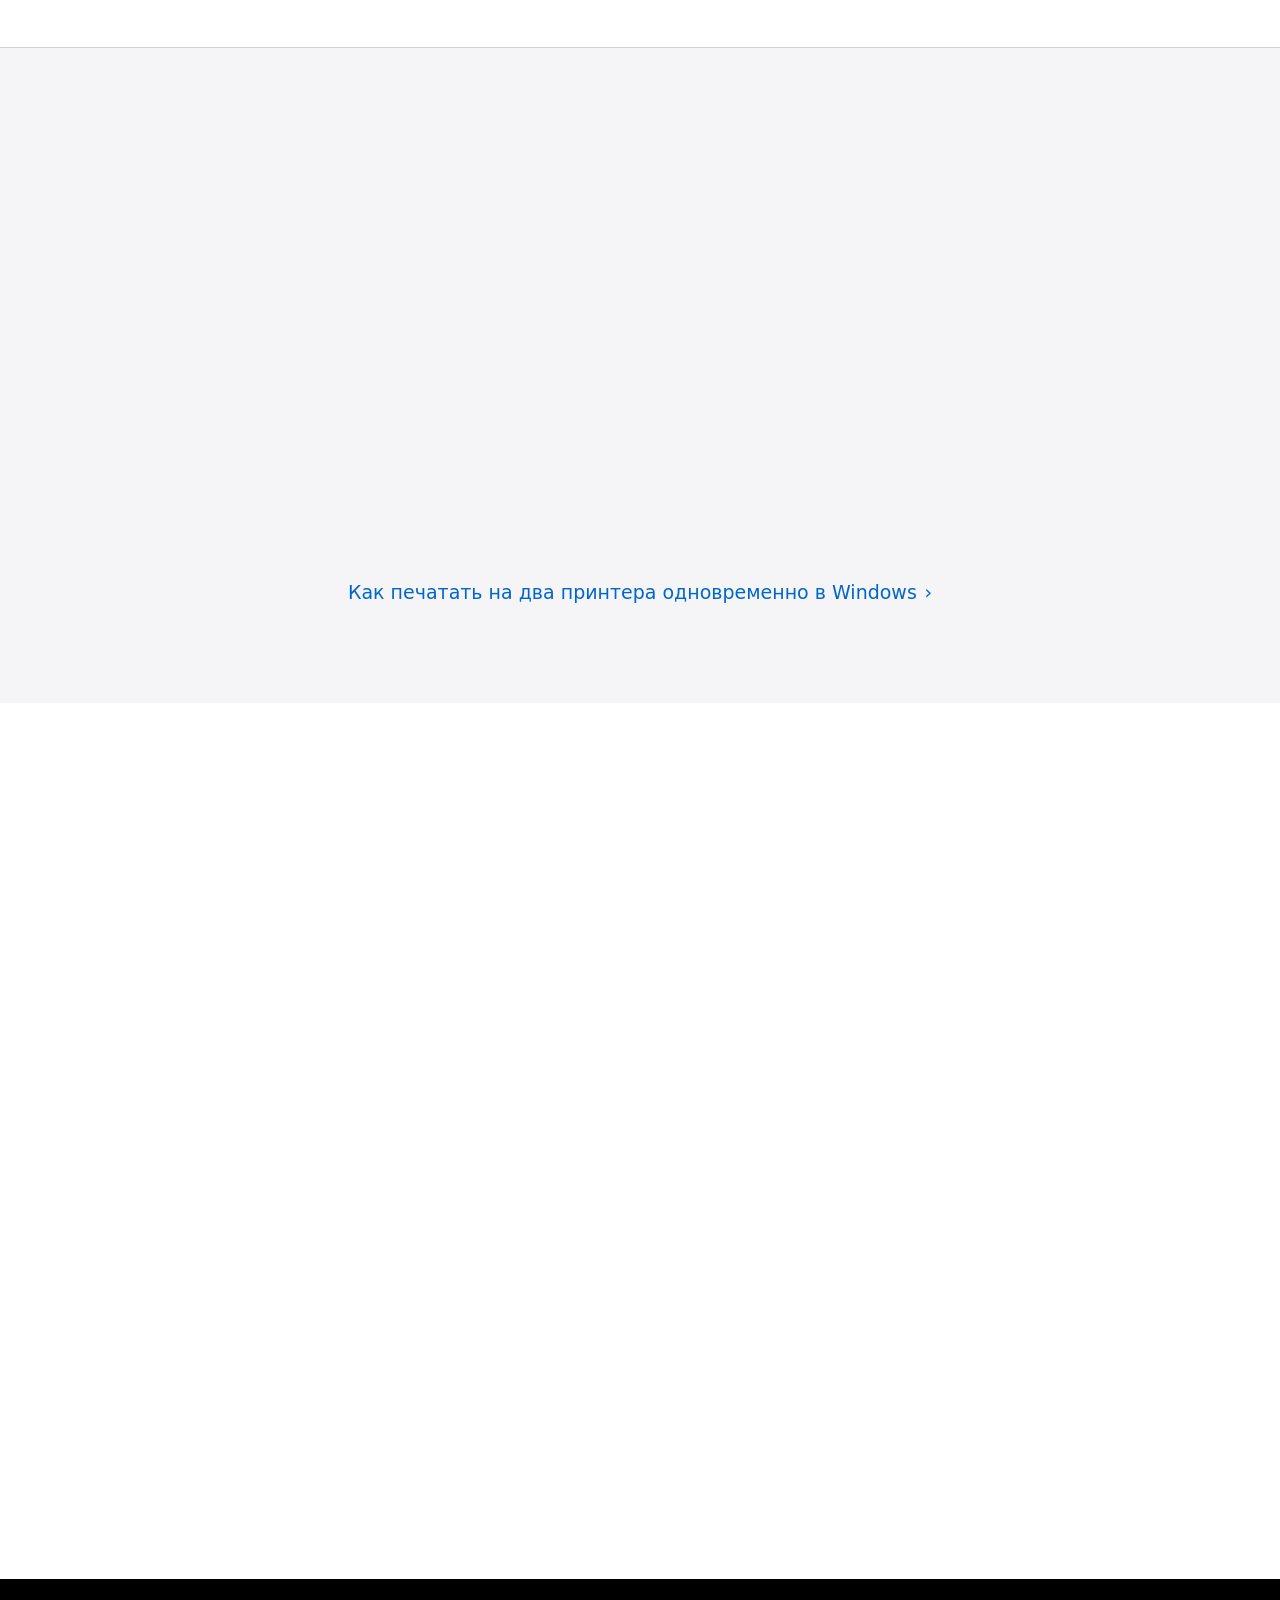
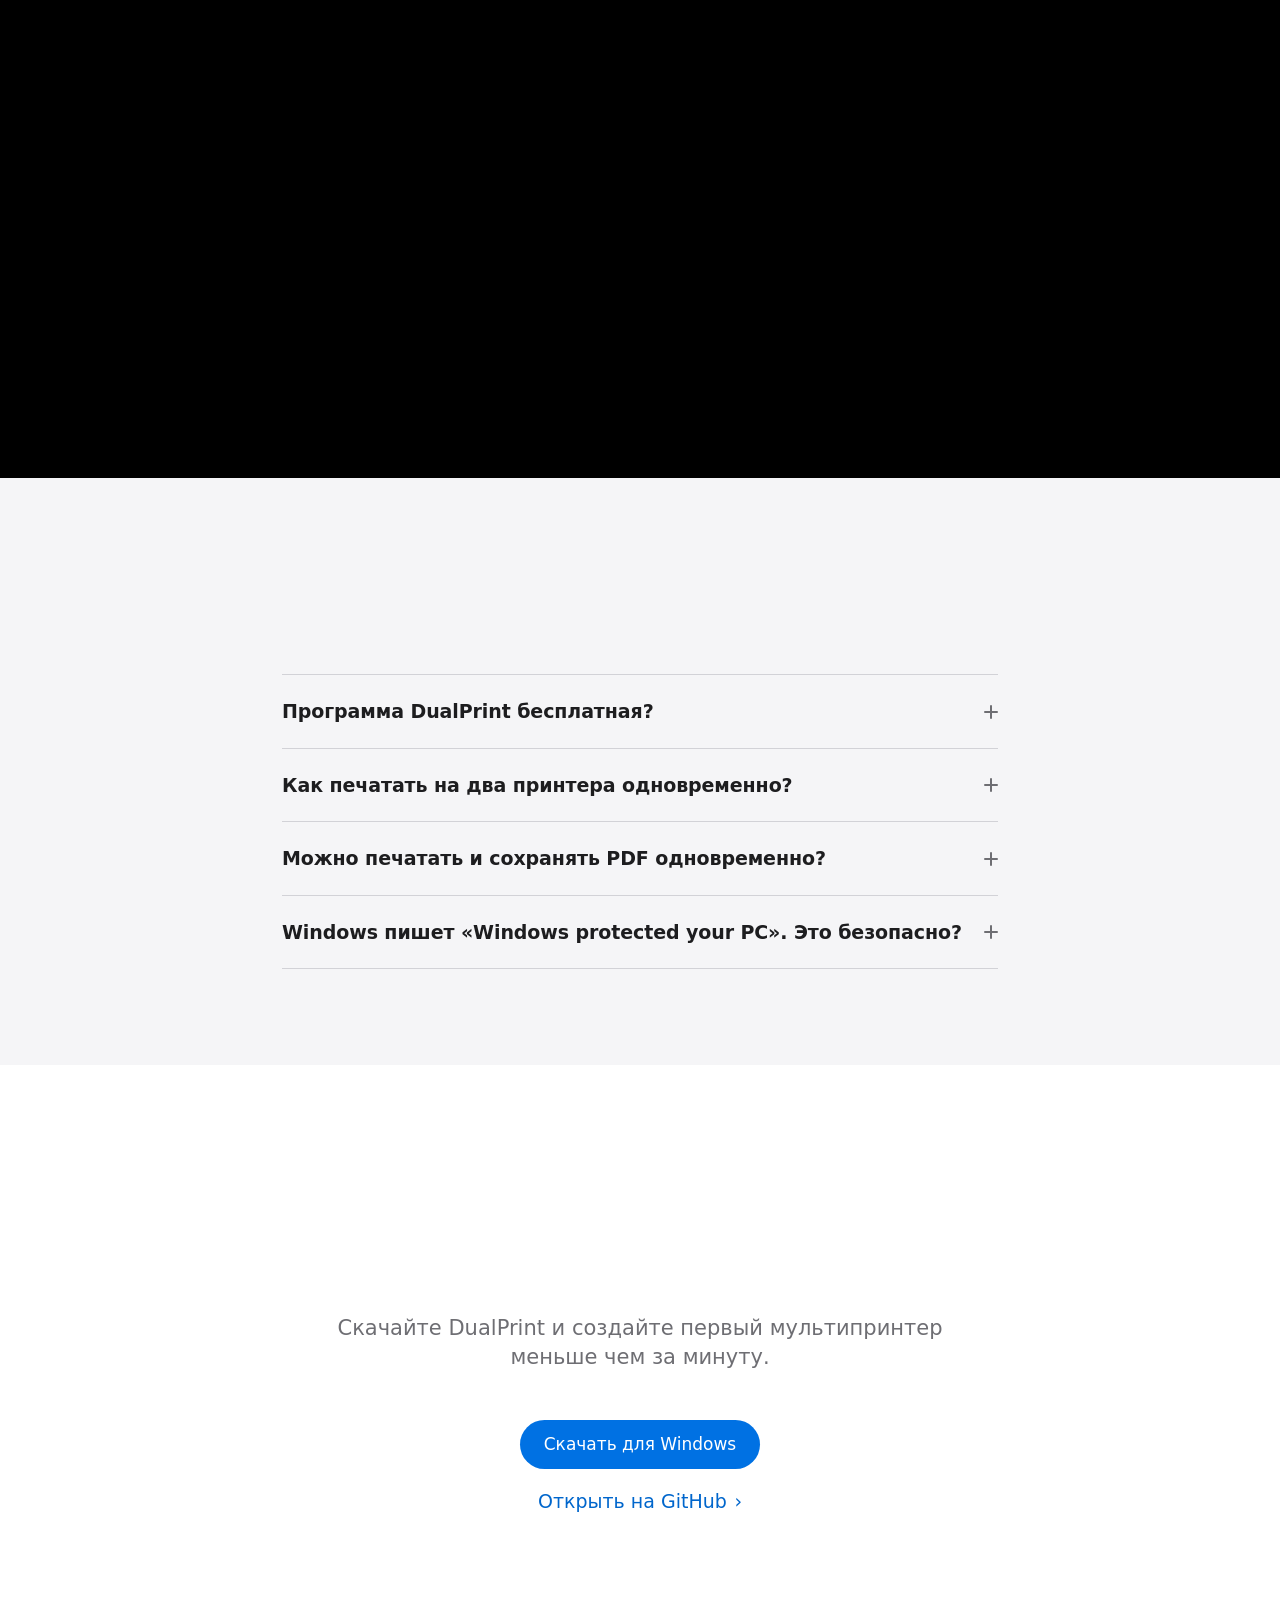
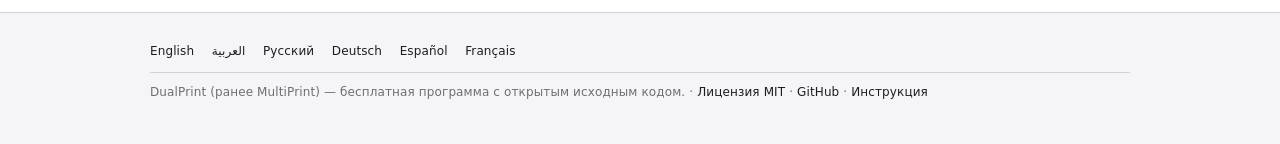
<file: website/ru/index.html>
<!doctype html>
<html lang="ru" dir="ltr">
<head>
<meta charset="utf-8">
<meta http-equiv="Content-Security-Policy" content="default-src 'self'; script-src 'sha256-MsjrPZIOX58IM+4+mh/zZpdfSb2EMA1II63IcwH4JKs='; style-src 'self' https://fonts.googleapis.com; font-src https://fonts.gstatic.com; img-src 'self' data:; connect-src 'none'; object-src 'none'; base-uri 'self'; form-action 'none'; upgrade-insecure-requests">
<meta name="referrer" content="strict-origin-when-cross-origin">
<meta name="viewport" content="width=device-width, initial-scale=1">
<meta name="google-site-verification" content="kWrWM9pZ7TwlqT1FOuEBg3BxNEHowVKEepRebHDUjxc">
<title>DualPrint — печать на несколько принтеров одновременно</title>
<meta name="description" content="DualPrint — бесплатная программа для Windows: объединяет два и более принтера в один виртуальный. Печать сразу на все принтеры и автосохранение PDF.">
<meta name="keywords" content="печать на несколько принтеров одновременно, печать на два принтера, подключить два принтера, виртуальный принтер, автосохранение PDF при печати, дублирование печати, мультипринтер Windows, бесплатная программа для печати">
<meta name="robots" content="index, follow">
<link rel="canonical" href="__SITE_URL__/ru/">
<link rel="alternate" hreflang="en" href="__SITE_URL__/">
<link rel="alternate" hreflang="ar" href="__SITE_URL__/ar/">
<link rel="alternate" hreflang="ru" href="__SITE_URL__/ru/">
<link rel="alternate" hreflang="de" href="__SITE_URL__/de/">
<link rel="alternate" hreflang="es" href="__SITE_URL__/es/">
<link rel="alternate" hreflang="fr" href="__SITE_URL__/fr/">
<link rel="alternate" hreflang="x-default" href="__SITE_URL__/">
<meta property="og:type" content="website">
<meta property="og:site_name" content="DualPrint">
<meta property="og:title" content="DualPrint — печать на несколько принтеров одновременно">
<meta property="og:description" content="DualPrint — бесплатная программа для Windows: объединяет два и более принтера в один виртуальный. Печать сразу на все принтеры и автосохранение PDF.">
<meta property="og:url" content="__SITE_URL__/ru/">
<meta property="og:image" content="__SITE_URL__/assets/screenshot-en.png">
<meta property="og:image:width" content="1620">
<meta property="og:image:height" content="1245">
<meta property="og:locale" content="ru_RU">
<meta property="og:locale:alternate" content="en_US"><meta property="og:locale:alternate" content="ar_SA"><meta property="og:locale:alternate" content="de_DE"><meta property="og:locale:alternate" content="es_ES"><meta property="og:locale:alternate" content="fr_FR">
<meta name="twitter:card" content="summary_large_image">
<meta name="theme-color" content="#f5f5f7" media="(prefers-color-scheme: light)">
<meta name="theme-color" content="#000000" media="(prefers-color-scheme: dark)">
<meta name="color-scheme" content="light dark">
<link rel="icon" href="../assets/favicon.svg" type="image/svg+xml">

<link rel="stylesheet" href="../assets/style.css">
<script type="application/ld+json">{"@context": "https://schema.org", "@type": "SoftwareApplication", "name": "DualPrint", "operatingSystem": "Windows 10, Windows 11", "applicationCategory": "BusinessApplication", "applicationSubCategory": "Printing", "softwareVersion": "3.0.0", "description": "DualPrint — бесплатная программа для Windows: объединяет два и более принтера в один виртуальный. Печать сразу на все принтеры и автосохранение PDF.", "url": "__SITE_URL__/ru/", "downloadUrl": "__REPO_URL__/releases/latest/download/DualPrint.zip", "image": "__SITE_URL__/assets/screenshot-en.png", "inLanguage": "ru", "license": "https://opensource.org/licenses/MIT", "isAccessibleForFree": true, "offers": {"@type": "Offer", "price": "0", "priceCurrency": "USD"}, "featureList": ["Печать на 2+ принтера", "Автосохранение PDF", "Свои имена файлов", "Несколько мультипринтеров", "Формат бумаги", "История печати", "Работает в фоне", "5 языков интерфейса", "Простая настройка"]}</script>
<script type="application/ld+json">{"@context": "https://schema.org", "@type": "FAQPage", "mainEntity": [{"@type": "Question", "name": "Программа DualPrint бесплатная?", "acceptedAnswer": {"@type": "Answer", "text": "Да. Программа бесплатная, с открытым исходным кодом (лицензия MIT)."}}, {"@type": "Question", "name": "Как печатать на два принтера одновременно?", "acceptedAnswer": {"@type": "Answer", "text": "Создайте мультипринтер в DualPrint, выберите оба принтера и печатайте на новый принтер из любой программы."}}, {"@type": "Question", "name": "Можно печатать и сохранять PDF одновременно?", "acceptedAnswer": {"@type": "Answer", "text": "Да. Добавьте «Microsoft Print to PDF» и выберите папку — PDF будет сохраняться автоматически без вопросов."}}, {"@type": "Question", "name": "Windows пишет «Windows protected your PC». Это безопасно?", "acceptedAnswer": {"@type": "Answer", "text": "Файл пока не подписан цифровой подписью, поэтому SmartScreen показывает предупреждение. Нажмите «More info» → «Run anyway». Исходный код открыт на GitHub."}}]}</script>
<script type="application/ld+json">{"@context": "https://schema.org", "@type": "WebSite", "name": "DualPrint", "url": "__SITE_URL__/ru/", "inLanguage": "ru"}</script>
</head>
<body>
<header class="nav">
  <div class="wrap navbar">
    <a class="brand" href="../ru/" aria-label="DualPrint"><svg width="18" height="18" viewBox="0 0 24 24" fill="none" stroke="currentColor" stroke-width="1.8" stroke-linecap="round" stroke-linejoin="round" aria-hidden="true"><path d="M6 9V3h12v6M6 18H4a2 2 0 0 1-2-2v-5a2 2 0 0 1 2-2h16a2 2 0 0 1 2 2v5a2 2 0 0 1-2 2h-2M6 14h12v7H6z"/></svg><span>DualPrint</span></a>
    <nav class="links">
      <a href="#how">Как это работает</a><a href="#features">Возможности</a><a href="#faq">Вопросы</a><a href="../ru/guide/">Инструкция</a>
    </nav>
    <details class="lang"><summary aria-label="Язык"><svg width="15" height="15" viewBox="0 0 24 24" fill="none" stroke="currentColor" stroke-width="1.8" stroke-linecap="round" stroke-linejoin="round" aria-hidden="true"><path d="M12 21a9 9 0 1 0 0-18 9 9 0 0 0 0 18zM3.6 9h16.8M3.6 15h16.8M12 3a14 14 0 0 1 0 18M12 3a14 14 0 0 0 0 18"/></svg><span>Русский</span></summary><div class="menu"><a href="../" hreflang="en" lang="en">English</a><a href="../ar/" hreflang="ar" lang="ar">العربية</a><a href="../ru/" hreflang="ru" lang="ru" aria-current="page">Русский</a><a href="../de/" hreflang="de" lang="de">Deutsch</a><a href="../es/" hreflang="es" lang="es">Español</a><a href="../fr/" hreflang="fr" lang="fr">Français</a></div></details>
    <a class="navbtn" href="__REPO_URL__/releases/latest/download/DualPrint.zip">Скачать для Windows</a>
  </div>
</header>

<main>
<section class="hero">
  <div class="wrap">
    <p class="eyebrow">Бесплатная программа для Windows: печать на несколько принтеров одновременно</p>
    <h1 class="reveal">Печать на все принтеры.<br>Одновременно.</h1>
    <p class="lead">Один виртуальный принтер отправляет каждый документ на два и более выбранных принтера и автоматически сохраняет копию PDF в вашу папку.</p>
    <div class="actions">
      <a class="btn" href="__REPO_URL__/releases/latest/download/DualPrint.zip">Скачать для Windows</a>
      <a class="link" href="#how">Как это работает <span class="chev" aria-hidden="true">›</span></a>
    </div>
    <p class="note"><bdi dir="ltr">Windows 10 / 11</bdi> · Бесплатно · Открытый код · <bdi dir="ltr">v3.0.0</bdi></p>
  </div>
  <figure class="shot reveal"><img src="../assets/screenshot-en.png" width="1620" height="1245" alt="Программа DualPrint: мультипринтер, связанный с принтером Epson и папкой PDF" loading="eager" fetchpriority="high"></figure>
</section>

<section class="specs-band">
  <div class="wrap specs"><div class="spec reveal"><strong>2+</strong><span>принтера на документ</span></div><div class="spec reveal"><strong>PDF</strong><span>сохраняется автоматически</span></div><div class="spec reveal"><strong>0</strong><span>сложных настроек</span></div><div class="spec reveal"><strong>Бесплатно</strong><span>и с открытым кодом</span></div></div>
</section>

<section id="how" class="band light">
  <div class="wrap">
    <h2 class="reveal">Всего три шага.</h2>
    <ol class="tiles three"><li class="tile reveal"><span class="num">1</span><h3>Создайте мультипринтер</h3><p>Откройте DualPrint, задайте имя и выберите два или более принтера — обычные, PDF или оба.</p></li><li class="tile reveal"><span class="num">2</span><h3>Печатайте как обычно</h3><p>В Word, Excel, браузере или бухгалтерской программе выберите новый принтер по имени.</p></li><li class="tile reveal"><span class="num">3</span><h3>Готово</h3><p>Документ печатается на всех принтерах одновременно, а PDF сохраняется в папку.</p></li></ol>
    <p class="guide-link"><a class="link" href="../ru/guide/">Как печатать на два принтера одновременно в Windows <span class="chev" aria-hidden="true">›</span></a></p>
  </div>
</section>

<section id="features" class="band">
  <div class="wrap">
    <h2 class="reveal">Всё нужное. Ничего лишнего.</h2>
    <div class="tiles four"><div class="tile feat reveal"><svg width="28" height="28" viewBox="0 0 24 24" fill="none" stroke="currentColor" stroke-width="1.8" stroke-linecap="round" stroke-linejoin="round" aria-hidden="true"><path d="M12 3l1.9 4.6L18.5 9l-4.6 1.9L12 15.5l-1.9-4.6L5.5 9l4.6-1.4zM19 15l.8 2.2L22 18l-2.2.8L19 21l-.8-2.2L16 18l2.2-.8z"/></svg><h3>Простая настройка</h3><p>Без установки драйверов и сложных настроек — первый мультипринтер готов меньше чем за минуту.</p></div><div class="tile feat reveal"><svg width="28" height="28" viewBox="0 0 24 24" fill="none" stroke="currentColor" stroke-width="1.8" stroke-linecap="round" stroke-linejoin="round" aria-hidden="true"><path d="M6 9V3h12v6M6 18H4a2 2 0 0 1-2-2v-5a2 2 0 0 1 2-2h16a2 2 0 0 1 2 2v5a2 2 0 0 1-2 2h-2M6 14h12v7H6z"/></svg><h3>Печать на 2+ принтера</h3><p>Одно нажатие отправляет задание на все связанные принтеры.</p></div><div class="tile feat reveal"><svg width="28" height="28" viewBox="0 0 24 24" fill="none" stroke="currentColor" stroke-width="1.8" stroke-linecap="round" stroke-linejoin="round" aria-hidden="true"><path d="M14 3H6a2 2 0 0 0-2 2v14a2 2 0 0 0 2 2h12a2 2 0 0 0 2-2V9zM14 3v6h6M9 15h6"/></svg><h3>Автосохранение PDF</h3><p>Копия PDF в выбранной папке — без окна «Сохранить как».</p></div><div class="tile feat reveal"><svg width="28" height="28" viewBox="0 0 24 24" fill="none" stroke="currentColor" stroke-width="1.8" stroke-linecap="round" stroke-linejoin="round" aria-hidden="true"><path d="M3 7h18v13H3zM8 7V4h8v3"/></svg><h3>Несколько мультипринтеров</h3><p>Счета, отчёты, чеки — у каждого свои принтеры и папка.</p></div><div class="tile feat reveal"><svg width="28" height="28" viewBox="0 0 24 24" fill="none" stroke="currentColor" stroke-width="1.8" stroke-linecap="round" stroke-linejoin="round" aria-hidden="true"><path d="M12 2v4M12 18v4M4.9 4.9l2.8 2.8M16.3 16.3l2.8 2.8M2 12h4M18 12h4M4.9 19.1l2.8-2.8M16.3 7.7l2.8-2.8"/></svg><h3>Работает в фоне</h3><p>Запускается вместе с Windows и восстанавливается сам — окно программы можно закрыть.</p></div><div class="tile feat reveal"><svg width="28" height="28" viewBox="0 0 24 24" fill="none" stroke="currentColor" stroke-width="1.8" stroke-linecap="round" stroke-linejoin="round" aria-hidden="true"><path d="M3 5h12M9 3v2M5 9c1.5 4 4.5 7 9 9M13 9c-1 3-3.5 6-8 8M14 21l4-9 4 9M15.5 18h5"/></svg><h3>5 языков интерфейса</h3><p>Арабский, английский, испанский, французский и немецкий.</p></div></div>
  </div>
</section>

<section class="band black">
  <div class="wrap">
    <h2 class="reveal">Создано для бизнеса.</h2>
    <div class="tiles three"><div class="tile dark reveal"><h3>Магазины и бухгалтерия</h3><p>Счёт печатается на принтере, а PDF-архив ведётся автоматически.</p></div><div class="tile dark reveal"><h3>Офис и склад</h3><p>Одна печать — сразу на офисный и складской принтеры.</p></div><div class="tile dark reveal"><h3>Клиники и сервисные центры</h3><p>Копия клиенту и копия в архив за один шаг.</p></div></div>
  </div>
</section>

<section id="faq" class="band light">
  <div class="wrap narrow">
    <h2 class="reveal">Частые вопросы</h2>
    <div class="faq"><details><summary><span>Программа DualPrint бесплатная?</span><span class="plus" aria-hidden="true"></span></summary><p>Да. Программа бесплатная, с открытым исходным кодом (лицензия MIT).</p></details><details><summary><span>Как печатать на два принтера одновременно?</span><span class="plus" aria-hidden="true"></span></summary><p>Создайте мультипринтер в DualPrint, выберите оба принтера и печатайте на новый принтер из любой программы.</p></details><details><summary><span>Можно печатать и сохранять PDF одновременно?</span><span class="plus" aria-hidden="true"></span></summary><p>Да. Добавьте «Microsoft Print to PDF» и выберите папку — PDF будет сохраняться автоматически без вопросов.</p></details><details><summary><span>Windows пишет «Windows protected your PC». Это безопасно?</span><span class="plus" aria-hidden="true"></span></summary><p>Файл пока не подписан цифровой подписью, поэтому SmartScreen показывает предупреждение. Нажмите «More info» → «Run anyway». Исходный код открыт на GitHub.</p></details></div>
  </div>
</section>

<section class="band final">
  <div class="wrap">
    <h2 class="reveal">Печатайте один раз. Везде.</h2>
    <p class="sublead">Скачайте DualPrint и создайте первый мультипринтер меньше чем за минуту.</p>
    <div class="actions">
      <a class="btn" href="__REPO_URL__/releases/latest/download/DualPrint.zip">Скачать для Windows</a>
      <a class="link" href="__REPO_URL__">Открыть на GitHub <span class="chev" aria-hidden="true">›</span></a>
    </div>
  </div>
</section>
</main>

<footer class="foot">
  <div class="wrap">
    <p class="langs"><a href="../" hreflang="en" lang="en">English</a><a href="../ar/" hreflang="ar" lang="ar">العربية</a><a href="../ru/" hreflang="ru" lang="ru" aria-current="page">Русский</a><a href="../de/" hreflang="de" lang="de">Deutsch</a><a href="../es/" hreflang="es" lang="es">Español</a><a href="../fr/" hreflang="fr" lang="fr">Français</a></p>
    <p><bdi dir="ltr">DualPrint (ранее MultiPrint) — бесплатная программа с открытым исходным кодом.</bdi> · <bdi><a href="__REPO_URL__/blob/main/LICENSE">Лицензия MIT</a></bdi> · <bdi><a href="__REPO_URL__">GitHub</a></bdi> · <bdi><a href="../ru/guide/">Инструкция</a></bdi></p>
  </div>
</footer>
<script>
(function () {
  var d = document.documentElement; d.classList.add('js');
  var nav = document.querySelector('.nav');
  function edge() { nav.classList.toggle('scrolled', window.scrollY > 4); }
  edge(); window.addEventListener('scroll', edge, { passive: true });
  var items = document.querySelectorAll('.reveal');
  if (!('IntersectionObserver' in window)) { items.forEach(function (el) { el.classList.add('in'); }); return; }
  var io = new IntersectionObserver(function (entries) {
    entries.forEach(function (en) { if (en.isIntersecting) { en.target.classList.add('in'); io.unobserve(en.target); } });
  }, { rootMargin: '0px 0px -8% 0px', threshold: 0.08 });
  items.forEach(function (el, i) {
    var sib = el.parentElement ? Array.prototype.indexOf.call(el.parentElement.children, el) : 0;
    el.style.transitionDelay = Math.min(sib, 4) * 60 + 'ms';
    io.observe(el);
  });
  document.querySelectorAll('.lang .menu a, .foot .langs a').forEach(function (a) {
    a.addEventListener('click', function () { try { localStorage.setItem('mp-lang', a.getAttribute('hreflang')); } catch (e) {} });
  });
  document.querySelectorAll('.lang').forEach(function (m) {
    document.addEventListener('pointerdown', function (e) { if (m.open && !m.contains(e.target)) m.open = false; });
  });
})();
</script>
</body>
</html>
</file>
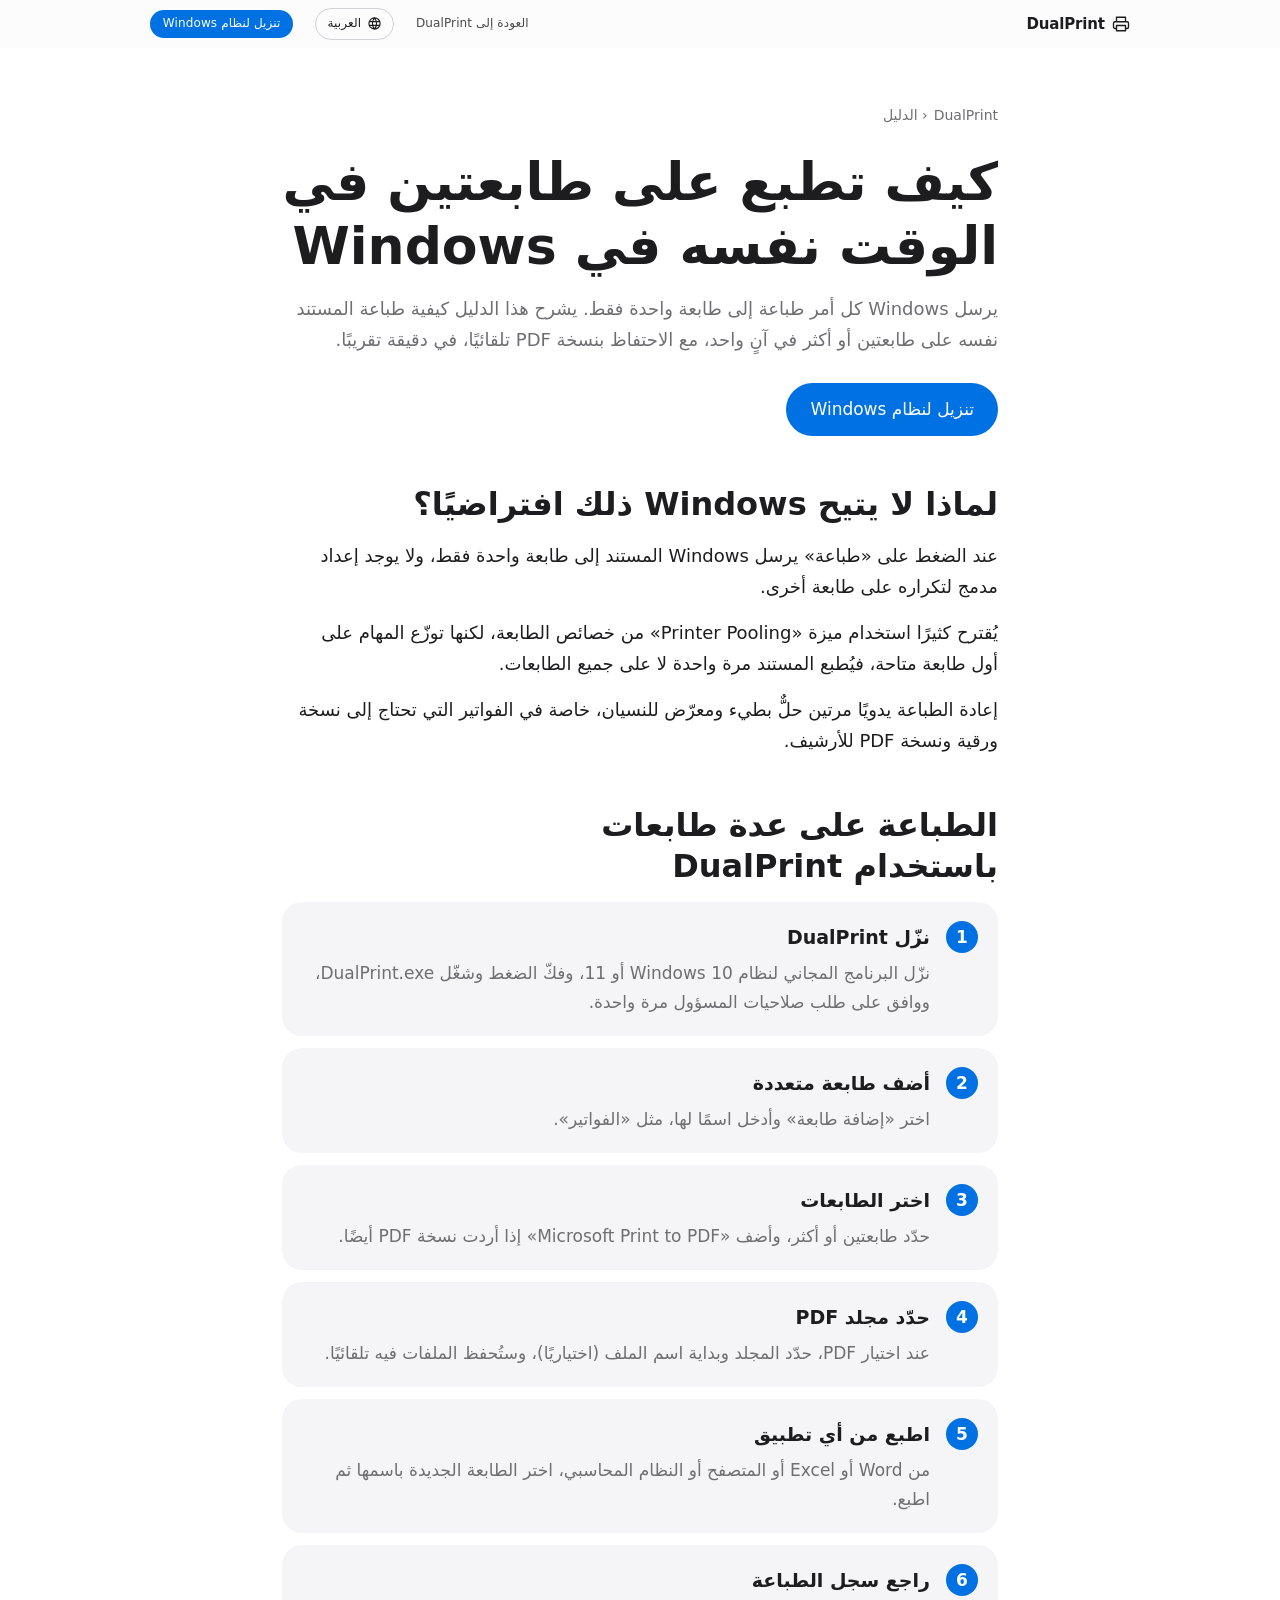
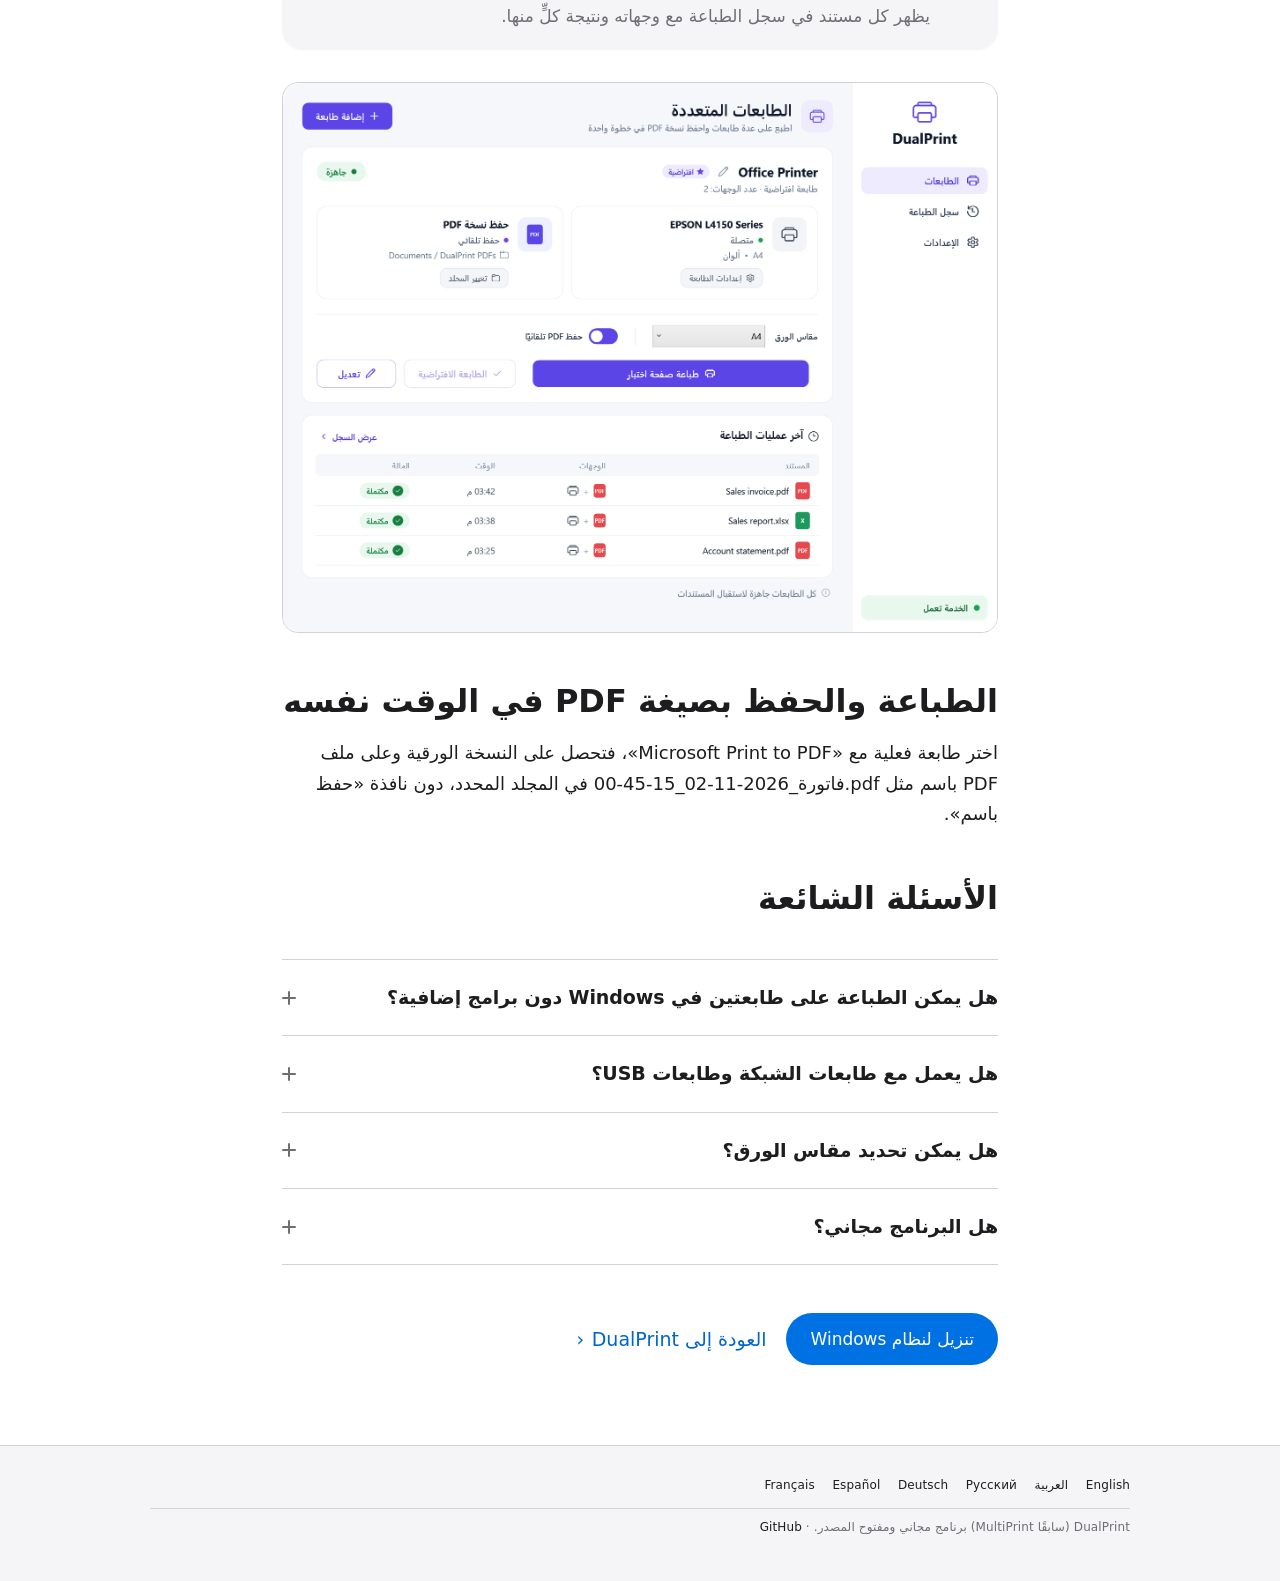
<file: website/ar/guide/index.html>
<!doctype html>
<html lang="ar" dir="rtl">
<head>
<meta charset="utf-8">
<meta http-equiv="Content-Security-Policy" content="default-src 'self'; script-src 'sha256-MsjrPZIOX58IM+4+mh/zZpdfSb2EMA1II63IcwH4JKs='; style-src 'self' https://fonts.googleapis.com; font-src https://fonts.gstatic.com; img-src 'self' data:; connect-src 'none'; object-src 'none'; base-uri 'self'; form-action 'none'; upgrade-insecure-requests">
<meta name="referrer" content="strict-origin-when-cross-origin">
<meta name="viewport" content="width=device-width, initial-scale=1">
<meta name="google-site-verification" content="kWrWM9pZ7TwlqT1FOuEBg3BxNEHowVKEepRebHDUjxc">
<title>الطباعة على طابعتين في نفس الوقت في Windows | DualPrint</title>
<meta name="description" content="اطبع المستند على طابعتين أو أكثر في الوقت نفسه في Windows 10 و11 مع حفظ نسخة PDF تلقائيًا باستخدام DualPrint، ولماذا لا تكفي ميزة Printer Pooling.">
<meta name="robots" content="index, follow">
<link rel="canonical" href="__SITE_URL__/ar/guide/">
<link rel="alternate" hreflang="en" href="__SITE_URL__/guide/">
<link rel="alternate" hreflang="ar" href="__SITE_URL__/ar/guide/">
<link rel="alternate" hreflang="ru" href="__SITE_URL__/ru/guide/">
<link rel="alternate" hreflang="de" href="__SITE_URL__/de/guide/">
<link rel="alternate" hreflang="es" href="__SITE_URL__/es/guide/">
<link rel="alternate" hreflang="fr" href="__SITE_URL__/fr/guide/">
<link rel="alternate" hreflang="x-default" href="__SITE_URL__/guide/">
<meta property="og:type" content="article">
<meta property="og:site_name" content="DualPrint">
<meta property="og:title" content="الطباعة على طابعتين في نفس الوقت في Windows | DualPrint">
<meta property="og:description" content="اطبع المستند على طابعتين أو أكثر في الوقت نفسه في Windows 10 و11 مع حفظ نسخة PDF تلقائيًا باستخدام DualPrint، ولماذا لا تكفي ميزة Printer Pooling.">
<meta property="og:url" content="__SITE_URL__/ar/guide/">
<meta property="og:image" content="__SITE_URL__/assets/screenshot-ar.png">
<meta property="og:locale" content="ar_SA">
<meta name="twitter:card" content="summary_large_image">
<meta name="color-scheme" content="light dark">
<link rel="icon" href="../../assets/favicon.svg" type="image/svg+xml">
<link rel="preconnect" href="https://fonts.googleapis.com">
<link rel="preconnect" href="https://fonts.gstatic.com" crossorigin>
<link href="https://fonts.googleapis.com/css2?family=IBM+Plex+Sans+Arabic:wght@400;500;600;700&display=swap" rel="stylesheet">
<link rel="stylesheet" href="../../assets/style.css">
<script type="application/ld+json">{"@context": "https://schema.org", "@type": "Article", "headline": "كيف تطبع على طابعتين في الوقت نفسه في Windows", "description": "اطبع المستند على طابعتين أو أكثر في الوقت نفسه في Windows 10 و11 مع حفظ نسخة PDF تلقائيًا باستخدام DualPrint، ولماذا لا تكفي ميزة Printer Pooling.", "inLanguage": "ar", "url": "__SITE_URL__/ar/guide/", "image": "__SITE_URL__/assets/screenshot-ar.png", "datePublished": "2026-11-03", "dateModified": "2026-11-03", "author": {"@type": "Organization", "name": "DualPrint"}, "publisher": {"@type": "Organization", "name": "DualPrint"}, "about": {"@type": "SoftwareApplication", "name": "DualPrint", "operatingSystem": "Windows 10, Windows 11"}}</script>
<script type="application/ld+json">{"@context": "https://schema.org", "@type": "BreadcrumbList", "itemListElement": [{"@type": "ListItem", "position": 1, "name": "DualPrint", "item": "__SITE_URL__/ar/"}, {"@type": "ListItem", "position": 2, "name": "الدليل", "item": "__SITE_URL__/ar/guide/"}]}</script>
<script type="application/ld+json">{"@context": "https://schema.org", "@type": "FAQPage", "mainEntity": [{"@type": "Question", "name": "هل يمكن الطباعة على طابعتين في Windows دون برامج إضافية؟", "acceptedAnswer": {"@type": "Answer", "text": "لا. يرسل Windows أمر الطباعة إلى طابعة واحدة، وميزة Printer Pooling توزّع المهام فقط ولا تطبع على جميع الطابعات."}}, {"@type": "Question", "name": "هل يعمل مع طابعات الشبكة وطابعات USB؟", "acceptedAnswer": {"@type": "Answer", "text": "نعم، يمكن استخدام أي طابعة مثبتة في Windows، بما فيها طابعات الشبكة وUSB وطابعات الإيصالات."}}, {"@type": "Question", "name": "هل يمكن تحديد مقاس الورق؟", "acceptedAnswer": {"@type": "Answer", "text": "لكل طابعة متعددة إعداد لمقاس الورق (A4 أو A3 أو A5 أو Letter أو Legal أو تلقائي)، وتُستخدم الإعدادات الافتراضية لكل طابعة فيما عدا ذلك."}}, {"@type": "Question", "name": "هل البرنامج مجاني؟", "acceptedAnswer": {"@type": "Answer", "text": "نعم، DualPrint مجاني ومفتوح المصدر بموجب ترخيص MIT."}}]}</script>
</head>
<body>
<header class="nav">
  <div class="wrap navbar">
    <a class="brand" href="../../ar/" aria-label="DualPrint"><svg width="18" height="18" viewBox="0 0 24 24" fill="none" stroke="currentColor" stroke-width="1.8" stroke-linecap="round" stroke-linejoin="round" aria-hidden="true"><path d="M6 9V3h12v6M6 18H4a2 2 0 0 1-2-2v-5a2 2 0 0 1 2-2h16a2 2 0 0 1 2 2v5a2 2 0 0 1-2 2h-2M6 14h12v7H6z"/></svg><span>DualPrint</span></a>
    <nav class="links"><a href="../../ar/">العودة إلى DualPrint</a></nav>
    <details class="lang"><summary aria-label="اللغة"><svg width="15" height="15" viewBox="0 0 24 24" fill="none" stroke="currentColor" stroke-width="1.8" stroke-linecap="round" stroke-linejoin="round" aria-hidden="true"><path d="M12 21a9 9 0 1 0 0-18 9 9 0 0 0 0 18zM3.6 9h16.8M3.6 15h16.8M12 3a14 14 0 0 1 0 18M12 3a14 14 0 0 0 0 18"/></svg><span>العربية</span></summary><div class="menu"><a href="../../guide/" hreflang="en" lang="en">English</a><a href="../../ar/guide/" hreflang="ar" lang="ar" aria-current="page">العربية</a><a href="../../ru/guide/" hreflang="ru" lang="ru">Русский</a><a href="../../de/guide/" hreflang="de" lang="de">Deutsch</a><a href="../../es/guide/" hreflang="es" lang="es">Español</a><a href="../../fr/guide/" hreflang="fr" lang="fr">Français</a></div></details>
    <a class="navbtn" href="__REPO_URL__/releases/latest/download/DualPrint.zip">تنزيل لنظام Windows</a>
  </div>
</header>
<main>
<article class="article">
  <div class="wrap narrow">
    <nav class="crumbs" aria-label="breadcrumb"><a href="../../ar/">DualPrint</a> <span class="chev" aria-hidden="true">‹</span> <span>الدليل</span></nav>
    <h1>كيف تطبع على طابعتين في الوقت نفسه في Windows</h1>
    <p class="lead">يرسل Windows كل أمر طباعة إلى طابعة واحدة فقط. يشرح هذا الدليل كيفية طباعة المستند نفسه على طابعتين أو أكثر في آنٍ واحد، مع الاحتفاظ بنسخة PDF تلقائيًا، في دقيقة تقريبًا.</p>
    <p><a class="btn" href="__REPO_URL__/releases/latest/download/DualPrint.zip">تنزيل لنظام Windows</a></p>
    <h2>لماذا لا يتيح Windows ذلك افتراضيًا؟</h2>
    <p>عند الضغط على «طباعة» يرسل Windows المستند إلى طابعة واحدة فقط، ولا يوجد إعداد مدمج لتكراره على طابعة أخرى.</p><p>يُقترح كثيرًا استخدام ميزة «<bdi>Printer Pooling</bdi>» من خصائص الطابعة، لكنها توزّع المهام على أول طابعة متاحة، فيُطبع المستند مرة واحدة لا على جميع الطابعات.</p><p>إعادة الطباعة يدويًا مرتين حلٌّ بطيء ومعرّض للنسيان، خاصة في الفواتير التي تحتاج إلى نسخة ورقية ونسخة PDF للأرشيف.</p>
    <h2>الطباعة على عدة طابعات باستخدام DualPrint</h2>
    <ol class="gsteps"><li><h3>نزّل DualPrint</h3><p>نزّل البرنامج المجاني لنظام Windows 10 أو 11، وفكّ الضغط وشغّل DualPrint.exe، ووافق على طلب صلاحيات المسؤول مرة واحدة.</p></li><li><h3>أضف طابعة متعددة</h3><p>اختر «إضافة طابعة» وأدخل اسمًا لها، مثل «الفواتير».</p></li><li><h3>اختر الطابعات</h3><p>حدّد طابعتين أو أكثر، وأضف «<bdi>Microsoft Print to PDF</bdi>» إذا أردت نسخة PDF أيضًا.</p></li><li><h3>حدّد مجلد PDF</h3><p>عند اختيار PDF، حدّد المجلد وبداية اسم الملف (اختياريًا)، وستُحفظ الملفات فيه تلقائيًا.</p></li><li><h3>اطبع من أي تطبيق</h3><p>من Word أو Excel أو المتصفح أو النظام المحاسبي، اختر الطابعة الجديدة باسمها ثم اطبع.</p></li><li><h3>راجع سجل الطباعة</h3><p>يظهر كل مستند في سجل الطباعة مع وجهاته ونتيجة كلٍّ منها.</p></li></ol>
    <figure class="gshot"><img src="../../assets/screenshot-ar.png" width="1620" height="1245" alt="واجهة برنامج DualPrint تعرض طابعة متعددة مرتبطة بطابعة Epson ومجلد PDF" loading="lazy"></figure>
    <h2>الطباعة والحفظ بصيغة PDF في الوقت نفسه</h2>
    <p>اختر طابعة فعلية مع «<bdi>Microsoft Print to PDF</bdi>»، فتحصل على النسخة الورقية وعلى ملف PDF باسم مثل <bdi dir="ltr">فاتورة_2026-11-02_15-45-00.pdf</bdi> في المجلد المحدد، دون نافذة «حفظ باسم».</p>
    <h2>الأسئلة الشائعة</h2>
    <div class="faq"><details><summary><span>هل يمكن الطباعة على طابعتين في Windows دون برامج إضافية؟</span><span class="plus" aria-hidden="true"></span></summary><p>لا. يرسل Windows أمر الطباعة إلى طابعة واحدة، وميزة Printer Pooling توزّع المهام فقط ولا تطبع على جميع الطابعات.</p></details><details><summary><span>هل يعمل مع طابعات الشبكة وطابعات USB؟</span><span class="plus" aria-hidden="true"></span></summary><p>نعم، يمكن استخدام أي طابعة مثبتة في Windows، بما فيها طابعات الشبكة وUSB وطابعات الإيصالات.</p></details><details><summary><span>هل يمكن تحديد مقاس الورق؟</span><span class="plus" aria-hidden="true"></span></summary><p>لكل طابعة متعددة إعداد لمقاس الورق (A4 أو A3 أو A5 أو Letter أو Legal أو تلقائي)، وتُستخدم الإعدادات الافتراضية لكل طابعة فيما عدا ذلك.</p></details><details><summary><span>هل البرنامج مجاني؟</span><span class="plus" aria-hidden="true"></span></summary><p>نعم، DualPrint مجاني ومفتوح المصدر بموجب ترخيص MIT.</p></details></div>
    <div class="gcta">
      <a class="btn" href="__REPO_URL__/releases/latest/download/DualPrint.zip">تنزيل لنظام Windows</a>
      <a class="link" href="../../ar/">العودة إلى DualPrint <span class="chev" aria-hidden="true">‹</span></a>
    </div>
  </div>
</article>
</main>
<footer class="foot">
  <div class="wrap">
    <p class="langs"><a href="../../guide/" hreflang="en" lang="en">English</a><a href="../../ar/guide/" hreflang="ar" lang="ar" aria-current="page">العربية</a><a href="../../ru/guide/" hreflang="ru" lang="ru">Русский</a><a href="../../de/guide/" hreflang="de" lang="de">Deutsch</a><a href="../../es/guide/" hreflang="es" lang="es">Español</a><a href="../../fr/guide/" hreflang="fr" lang="fr">Français</a></p>
    <p><bdi dir="rtl"><bdi>DualPrint</bdi> (سابقًا <bdi>MultiPrint</bdi>) برنامج مجاني ومفتوح المصدر.</bdi> · <bdi><a href="__REPO_URL__">GitHub</a></bdi></p>
  </div>
</footer>
<script>
(function () {
  var d = document.documentElement; d.classList.add('js');
  var nav = document.querySelector('.nav');
  function edge() { nav.classList.toggle('scrolled', window.scrollY > 4); }
  edge(); window.addEventListener('scroll', edge, { passive: true });
  var items = document.querySelectorAll('.reveal');
  if (!('IntersectionObserver' in window)) { items.forEach(function (el) { el.classList.add('in'); }); return; }
  var io = new IntersectionObserver(function (entries) {
    entries.forEach(function (en) { if (en.isIntersecting) { en.target.classList.add('in'); io.unobserve(en.target); } });
  }, { rootMargin: '0px 0px -8% 0px', threshold: 0.08 });
  items.forEach(function (el, i) {
    var sib = el.parentElement ? Array.prototype.indexOf.call(el.parentElement.children, el) : 0;
    el.style.transitionDelay = Math.min(sib, 4) * 60 + 'ms';
    io.observe(el);
  });
  document.querySelectorAll('.lang .menu a, .foot .langs a').forEach(function (a) {
    a.addEventListener('click', function () { try { localStorage.setItem('mp-lang', a.getAttribute('hreflang')); } catch (e) {} });
  });
  document.querySelectorAll('.lang').forEach(function (m) {
    document.addEventListener('pointerdown', function (e) { if (m.open && !m.contains(e.target)) m.open = false; });
  });
})();
</script>
</body>
</html>
</file>
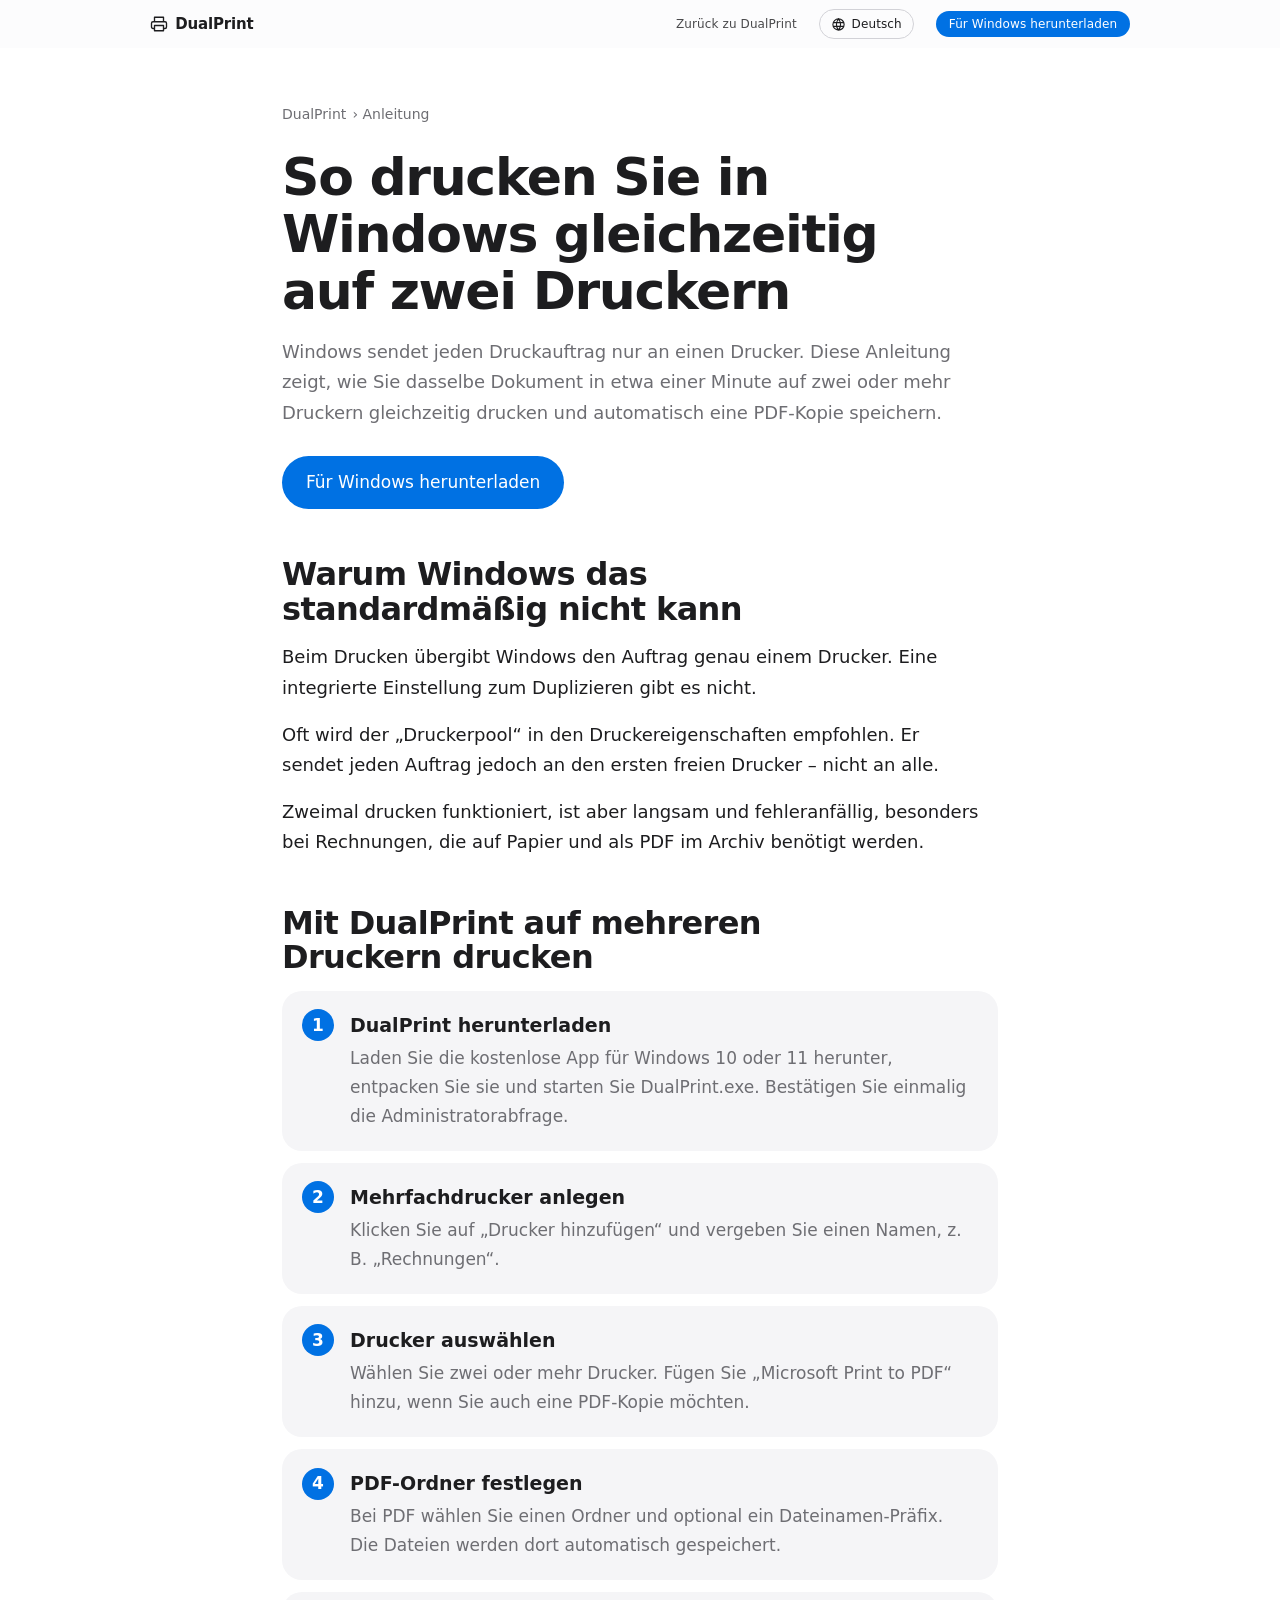
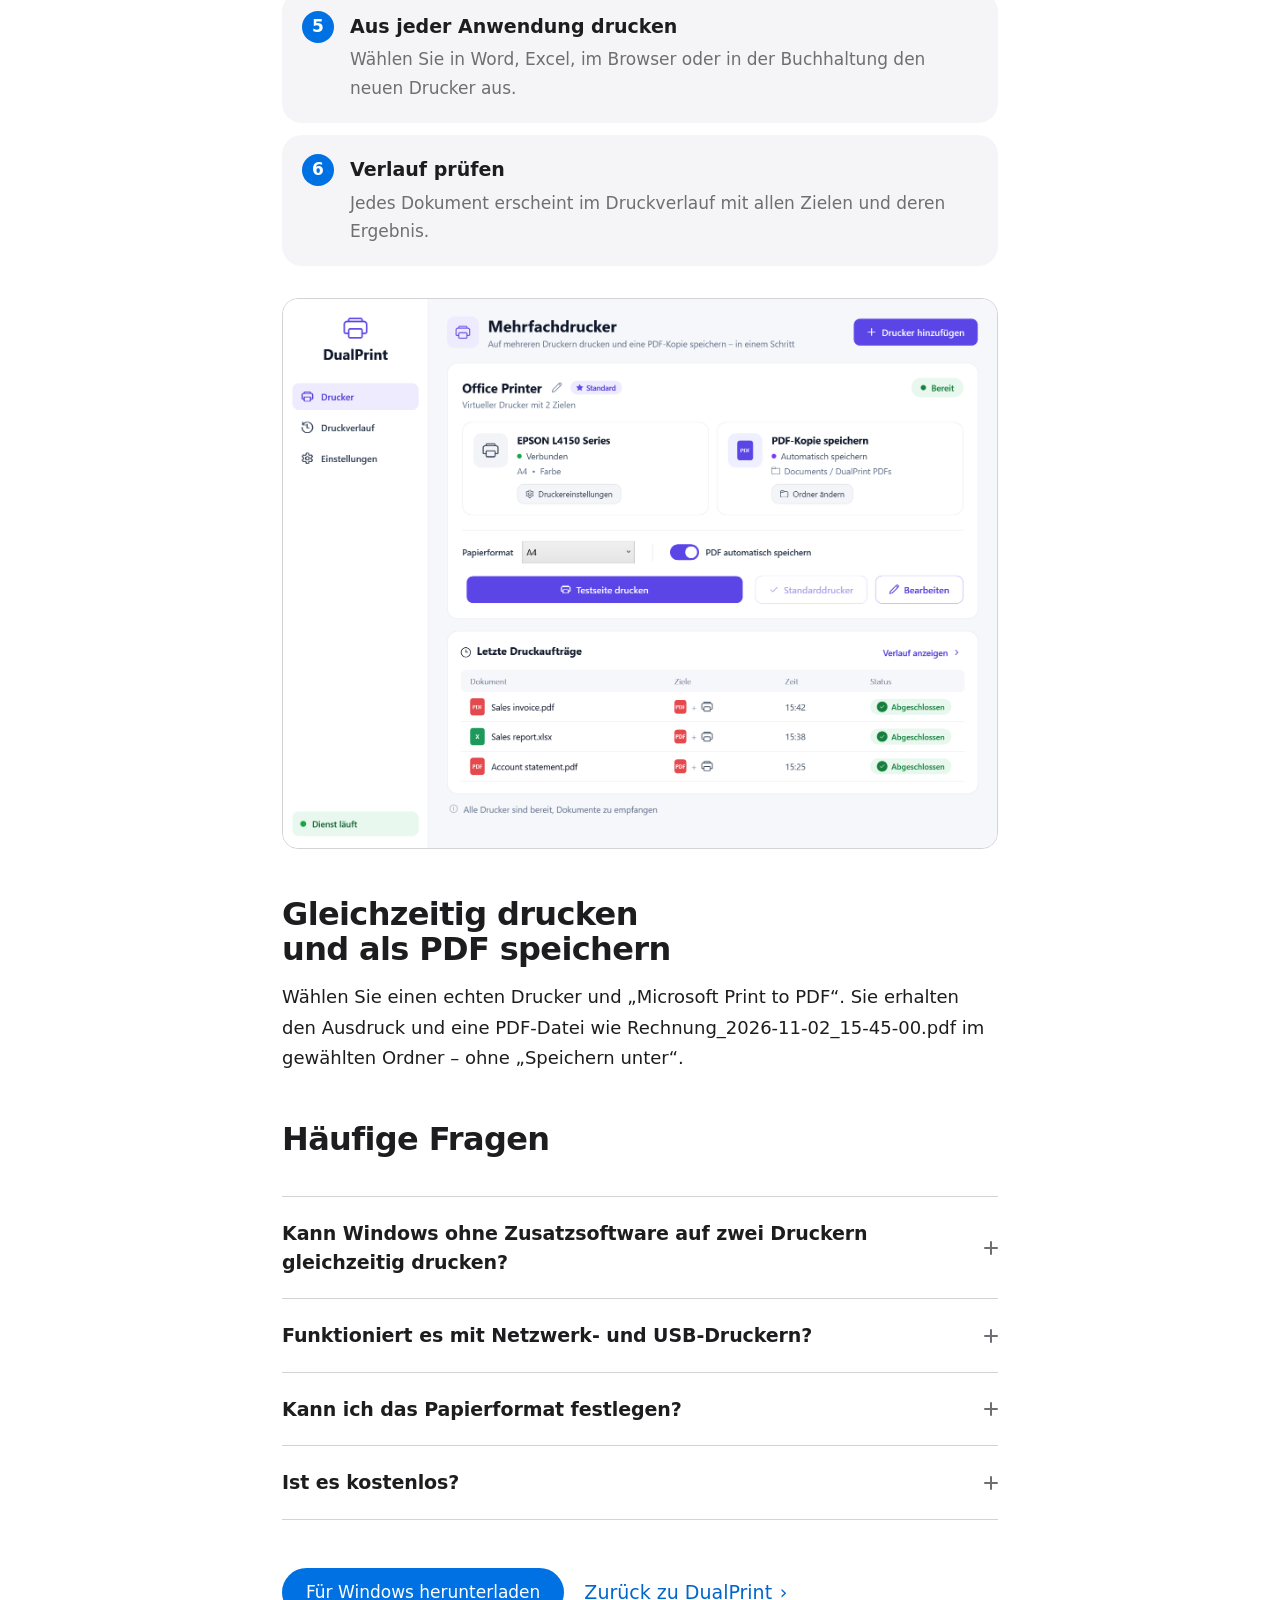
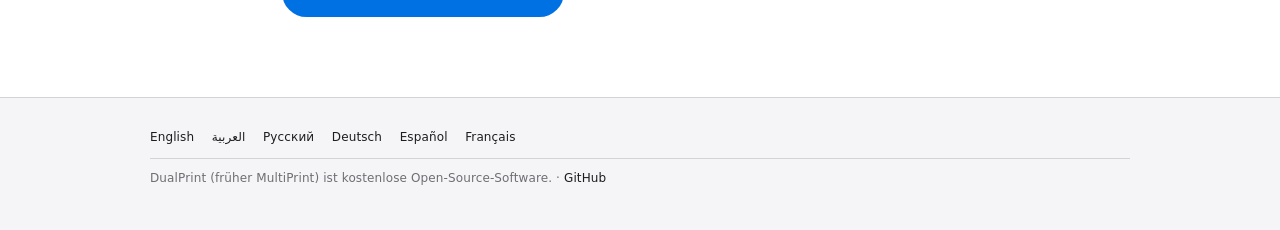
<file: website/de/guide/index.html>
<!doctype html>
<html lang="de" dir="ltr">
<head>
<meta charset="utf-8">
<meta http-equiv="Content-Security-Policy" content="default-src 'self'; script-src 'sha256-MsjrPZIOX58IM+4+mh/zZpdfSb2EMA1II63IcwH4JKs='; style-src 'self' https://fonts.googleapis.com; font-src https://fonts.gstatic.com; img-src 'self' data:; connect-src 'none'; object-src 'none'; base-uri 'self'; form-action 'none'; upgrade-insecure-requests">
<meta name="referrer" content="strict-origin-when-cross-origin">
<meta name="viewport" content="width=device-width, initial-scale=1">
<meta name="google-site-verification" content="kWrWM9pZ7TwlqT1FOuEBg3BxNEHowVKEepRebHDUjxc">
<title>Auf zwei Druckern gleichzeitig drucken (Windows) | DualPrint</title>
<meta name="description" content="Einen Druckauftrag in Windows 10 und 11 gleichzeitig an mehrere Drucker senden und als PDF speichern – mit DualPrint. Warum Druckerpools das nicht können.">
<meta name="robots" content="index, follow">
<link rel="canonical" href="__SITE_URL__/de/guide/">
<link rel="alternate" hreflang="en" href="__SITE_URL__/guide/">
<link rel="alternate" hreflang="ar" href="__SITE_URL__/ar/guide/">
<link rel="alternate" hreflang="ru" href="__SITE_URL__/ru/guide/">
<link rel="alternate" hreflang="de" href="__SITE_URL__/de/guide/">
<link rel="alternate" hreflang="es" href="__SITE_URL__/es/guide/">
<link rel="alternate" hreflang="fr" href="__SITE_URL__/fr/guide/">
<link rel="alternate" hreflang="x-default" href="__SITE_URL__/guide/">
<meta property="og:type" content="article">
<meta property="og:site_name" content="DualPrint">
<meta property="og:title" content="Auf zwei Druckern gleichzeitig drucken (Windows) | DualPrint">
<meta property="og:description" content="Einen Druckauftrag in Windows 10 und 11 gleichzeitig an mehrere Drucker senden und als PDF speichern – mit DualPrint. Warum Druckerpools das nicht können.">
<meta property="og:url" content="__SITE_URL__/de/guide/">
<meta property="og:image" content="__SITE_URL__/assets/screenshot-de.png">
<meta property="og:locale" content="de_DE">
<meta name="twitter:card" content="summary_large_image">
<meta name="color-scheme" content="light dark">
<link rel="icon" href="../../assets/favicon.svg" type="image/svg+xml">

<link rel="stylesheet" href="../../assets/style.css">
<script type="application/ld+json">{"@context": "https://schema.org", "@type": "Article", "headline": "So drucken Sie in Windows gleichzeitig auf zwei Druckern", "description": "Einen Druckauftrag in Windows 10 und 11 gleichzeitig an mehrere Drucker senden und als PDF speichern – mit DualPrint. Warum Druckerpools das nicht können.", "inLanguage": "de", "url": "__SITE_URL__/de/guide/", "image": "__SITE_URL__/assets/screenshot-de.png", "datePublished": "2026-11-03", "dateModified": "2026-11-03", "author": {"@type": "Organization", "name": "DualPrint"}, "publisher": {"@type": "Organization", "name": "DualPrint"}, "about": {"@type": "SoftwareApplication", "name": "DualPrint", "operatingSystem": "Windows 10, Windows 11"}}</script>
<script type="application/ld+json">{"@context": "https://schema.org", "@type": "BreadcrumbList", "itemListElement": [{"@type": "ListItem", "position": 1, "name": "DualPrint", "item": "__SITE_URL__/de/"}, {"@type": "ListItem", "position": 2, "name": "Anleitung", "item": "__SITE_URL__/de/guide/"}]}</script>
<script type="application/ld+json">{"@context": "https://schema.org", "@type": "FAQPage", "mainEntity": [{"@type": "Question", "name": "Kann Windows ohne Zusatzsoftware auf zwei Druckern gleichzeitig drucken?", "acceptedAnswer": {"@type": "Answer", "text": "Nein. Windows sendet einen Auftrag an einen Drucker; ein Druckerpool verteilt Aufträge nur und druckt nicht auf allen."}}, {"@type": "Question", "name": "Funktioniert es mit Netzwerk- und USB-Druckern?", "acceptedAnswer": {"@type": "Answer", "text": "Ja. Jeder in Windows installierte Drucker funktioniert, auch Netzwerk-, USB- und Bondrucker."}}, {"@type": "Question", "name": "Kann ich das Papierformat festlegen?", "acceptedAnswer": {"@type": "Answer", "text": "Jeder Mehrfachdrucker hat eine Formateinstellung (A4, A3, A5, Letter, Legal oder automatisch). Weitere Einstellungen kommen vom jeweiligen Drucker."}}, {"@type": "Question", "name": "Ist es kostenlos?", "acceptedAnswer": {"@type": "Answer", "text": "Ja. DualPrint ist kostenlos und Open Source unter der MIT-Lizenz."}}]}</script>
</head>
<body>
<header class="nav">
  <div class="wrap navbar">
    <a class="brand" href="../../de/" aria-label="DualPrint"><svg width="18" height="18" viewBox="0 0 24 24" fill="none" stroke="currentColor" stroke-width="1.8" stroke-linecap="round" stroke-linejoin="round" aria-hidden="true"><path d="M6 9V3h12v6M6 18H4a2 2 0 0 1-2-2v-5a2 2 0 0 1 2-2h16a2 2 0 0 1 2 2v5a2 2 0 0 1-2 2h-2M6 14h12v7H6z"/></svg><span>DualPrint</span></a>
    <nav class="links"><a href="../../de/">Zurück zu DualPrint</a></nav>
    <details class="lang"><summary aria-label="Sprache"><svg width="15" height="15" viewBox="0 0 24 24" fill="none" stroke="currentColor" stroke-width="1.8" stroke-linecap="round" stroke-linejoin="round" aria-hidden="true"><path d="M12 21a9 9 0 1 0 0-18 9 9 0 0 0 0 18zM3.6 9h16.8M3.6 15h16.8M12 3a14 14 0 0 1 0 18M12 3a14 14 0 0 0 0 18"/></svg><span>Deutsch</span></summary><div class="menu"><a href="../../guide/" hreflang="en" lang="en">English</a><a href="../../ar/guide/" hreflang="ar" lang="ar">العربية</a><a href="../../ru/guide/" hreflang="ru" lang="ru">Русский</a><a href="../../de/guide/" hreflang="de" lang="de" aria-current="page">Deutsch</a><a href="../../es/guide/" hreflang="es" lang="es">Español</a><a href="../../fr/guide/" hreflang="fr" lang="fr">Français</a></div></details>
    <a class="navbtn" href="__REPO_URL__/releases/latest/download/DualPrint.zip">Für Windows herunterladen</a>
  </div>
</header>
<main>
<article class="article">
  <div class="wrap narrow">
    <nav class="crumbs" aria-label="breadcrumb"><a href="../../de/">DualPrint</a> <span class="chev" aria-hidden="true">›</span> <span>Anleitung</span></nav>
    <h1>So drucken Sie in Windows gleichzeitig auf zwei Druckern</h1>
    <p class="lead">Windows sendet jeden Druckauftrag nur an einen Drucker. Diese Anleitung zeigt, wie Sie dasselbe Dokument in etwa einer Minute auf zwei oder mehr Druckern gleichzeitig drucken und automatisch eine PDF-Kopie speichern.</p>
    <p><a class="btn" href="__REPO_URL__/releases/latest/download/DualPrint.zip">Für Windows herunterladen</a></p>
    <h2>Warum Windows das standardmäßig nicht kann</h2>
    <p>Beim Drucken übergibt Windows den Auftrag genau einem Drucker. Eine integrierte Einstellung zum Duplizieren gibt es nicht.</p><p>Oft wird der „Druckerpool“ in den Druckereigenschaften empfohlen. Er sendet jeden Auftrag jedoch an den ersten freien Drucker – nicht an alle.</p><p>Zweimal drucken funktioniert, ist aber langsam und fehleranfällig, besonders bei Rechnungen, die auf Papier und als PDF im Archiv benötigt werden.</p>
    <h2>Mit DualPrint auf mehreren Druckern drucken</h2>
    <ol class="gsteps"><li><h3>DualPrint herunterladen</h3><p>Laden Sie die kostenlose App für Windows 10 oder 11 herunter, entpacken Sie sie und starten Sie DualPrint.exe. Bestätigen Sie einmalig die Administratorabfrage.</p></li><li><h3>Mehrfachdrucker anlegen</h3><p>Klicken Sie auf „Drucker hinzufügen“ und vergeben Sie einen Namen, z. B. „Rechnungen“.</p></li><li><h3>Drucker auswählen</h3><p>Wählen Sie zwei oder mehr Drucker. Fügen Sie „Microsoft Print to PDF“ hinzu, wenn Sie auch eine PDF-Kopie möchten.</p></li><li><h3>PDF-Ordner festlegen</h3><p>Bei PDF wählen Sie einen Ordner und optional ein Dateinamen-Präfix. Die Dateien werden dort automatisch gespeichert.</p></li><li><h3>Aus jeder Anwendung drucken</h3><p>Wählen Sie in Word, Excel, im Browser oder in der Buchhaltung den neuen Drucker aus.</p></li><li><h3>Verlauf prüfen</h3><p>Jedes Dokument erscheint im Druckverlauf mit allen Zielen und deren Ergebnis.</p></li></ol>
    <figure class="gshot"><img src="../../assets/screenshot-de.png" width="1620" height="1245" alt="DualPrint-App mit einem Mehrfachdrucker, verbunden mit einem Epson-Drucker und einem PDF-Ordner" loading="lazy"></figure>
    <h2>Gleichzeitig drucken und als PDF speichern</h2>
    <p>Wählen Sie einen echten Drucker und „Microsoft Print to PDF“. Sie erhalten den Ausdruck und eine PDF-Datei wie Rechnung_2026-11-02_15-45-00.pdf im gewählten Ordner – ohne „Speichern unter“.</p>
    <h2>Häufige Fragen</h2>
    <div class="faq"><details><summary><span>Kann Windows ohne Zusatzsoftware auf zwei Druckern gleichzeitig drucken?</span><span class="plus" aria-hidden="true"></span></summary><p>Nein. Windows sendet einen Auftrag an einen Drucker; ein Druckerpool verteilt Aufträge nur und druckt nicht auf allen.</p></details><details><summary><span>Funktioniert es mit Netzwerk- und USB-Druckern?</span><span class="plus" aria-hidden="true"></span></summary><p>Ja. Jeder in Windows installierte Drucker funktioniert, auch Netzwerk-, USB- und Bondrucker.</p></details><details><summary><span>Kann ich das Papierformat festlegen?</span><span class="plus" aria-hidden="true"></span></summary><p>Jeder Mehrfachdrucker hat eine Formateinstellung (A4, A3, A5, Letter, Legal oder automatisch). Weitere Einstellungen kommen vom jeweiligen Drucker.</p></details><details><summary><span>Ist es kostenlos?</span><span class="plus" aria-hidden="true"></span></summary><p>Ja. DualPrint ist kostenlos und Open Source unter der MIT-Lizenz.</p></details></div>
    <div class="gcta">
      <a class="btn" href="__REPO_URL__/releases/latest/download/DualPrint.zip">Für Windows herunterladen</a>
      <a class="link" href="../../de/">Zurück zu DualPrint <span class="chev" aria-hidden="true">›</span></a>
    </div>
  </div>
</article>
</main>
<footer class="foot">
  <div class="wrap">
    <p class="langs"><a href="../../guide/" hreflang="en" lang="en">English</a><a href="../../ar/guide/" hreflang="ar" lang="ar">العربية</a><a href="../../ru/guide/" hreflang="ru" lang="ru">Русский</a><a href="../../de/guide/" hreflang="de" lang="de" aria-current="page">Deutsch</a><a href="../../es/guide/" hreflang="es" lang="es">Español</a><a href="../../fr/guide/" hreflang="fr" lang="fr">Français</a></p>
    <p><bdi dir="ltr">DualPrint (früher MultiPrint) ist kostenlose Open-Source-Software.</bdi> · <bdi><a href="__REPO_URL__">GitHub</a></bdi></p>
  </div>
</footer>
<script>
(function () {
  var d = document.documentElement; d.classList.add('js');
  var nav = document.querySelector('.nav');
  function edge() { nav.classList.toggle('scrolled', window.scrollY > 4); }
  edge(); window.addEventListener('scroll', edge, { passive: true });
  var items = document.querySelectorAll('.reveal');
  if (!('IntersectionObserver' in window)) { items.forEach(function (el) { el.classList.add('in'); }); return; }
  var io = new IntersectionObserver(function (entries) {
    entries.forEach(function (en) { if (en.isIntersecting) { en.target.classList.add('in'); io.unobserve(en.target); } });
  }, { rootMargin: '0px 0px -8% 0px', threshold: 0.08 });
  items.forEach(function (el, i) {
    var sib = el.parentElement ? Array.prototype.indexOf.call(el.parentElement.children, el) : 0;
    el.style.transitionDelay = Math.min(sib, 4) * 60 + 'ms';
    io.observe(el);
  });
  document.querySelectorAll('.lang .menu a, .foot .langs a').forEach(function (a) {
    a.addEventListener('click', function () { try { localStorage.setItem('mp-lang', a.getAttribute('hreflang')); } catch (e) {} });
  });
  document.querySelectorAll('.lang').forEach(function (m) {
    document.addEventListener('pointerdown', function (e) { if (m.open && !m.contains(e.target)) m.open = false; });
  });
})();
</script>
</body>
</html>
</file>
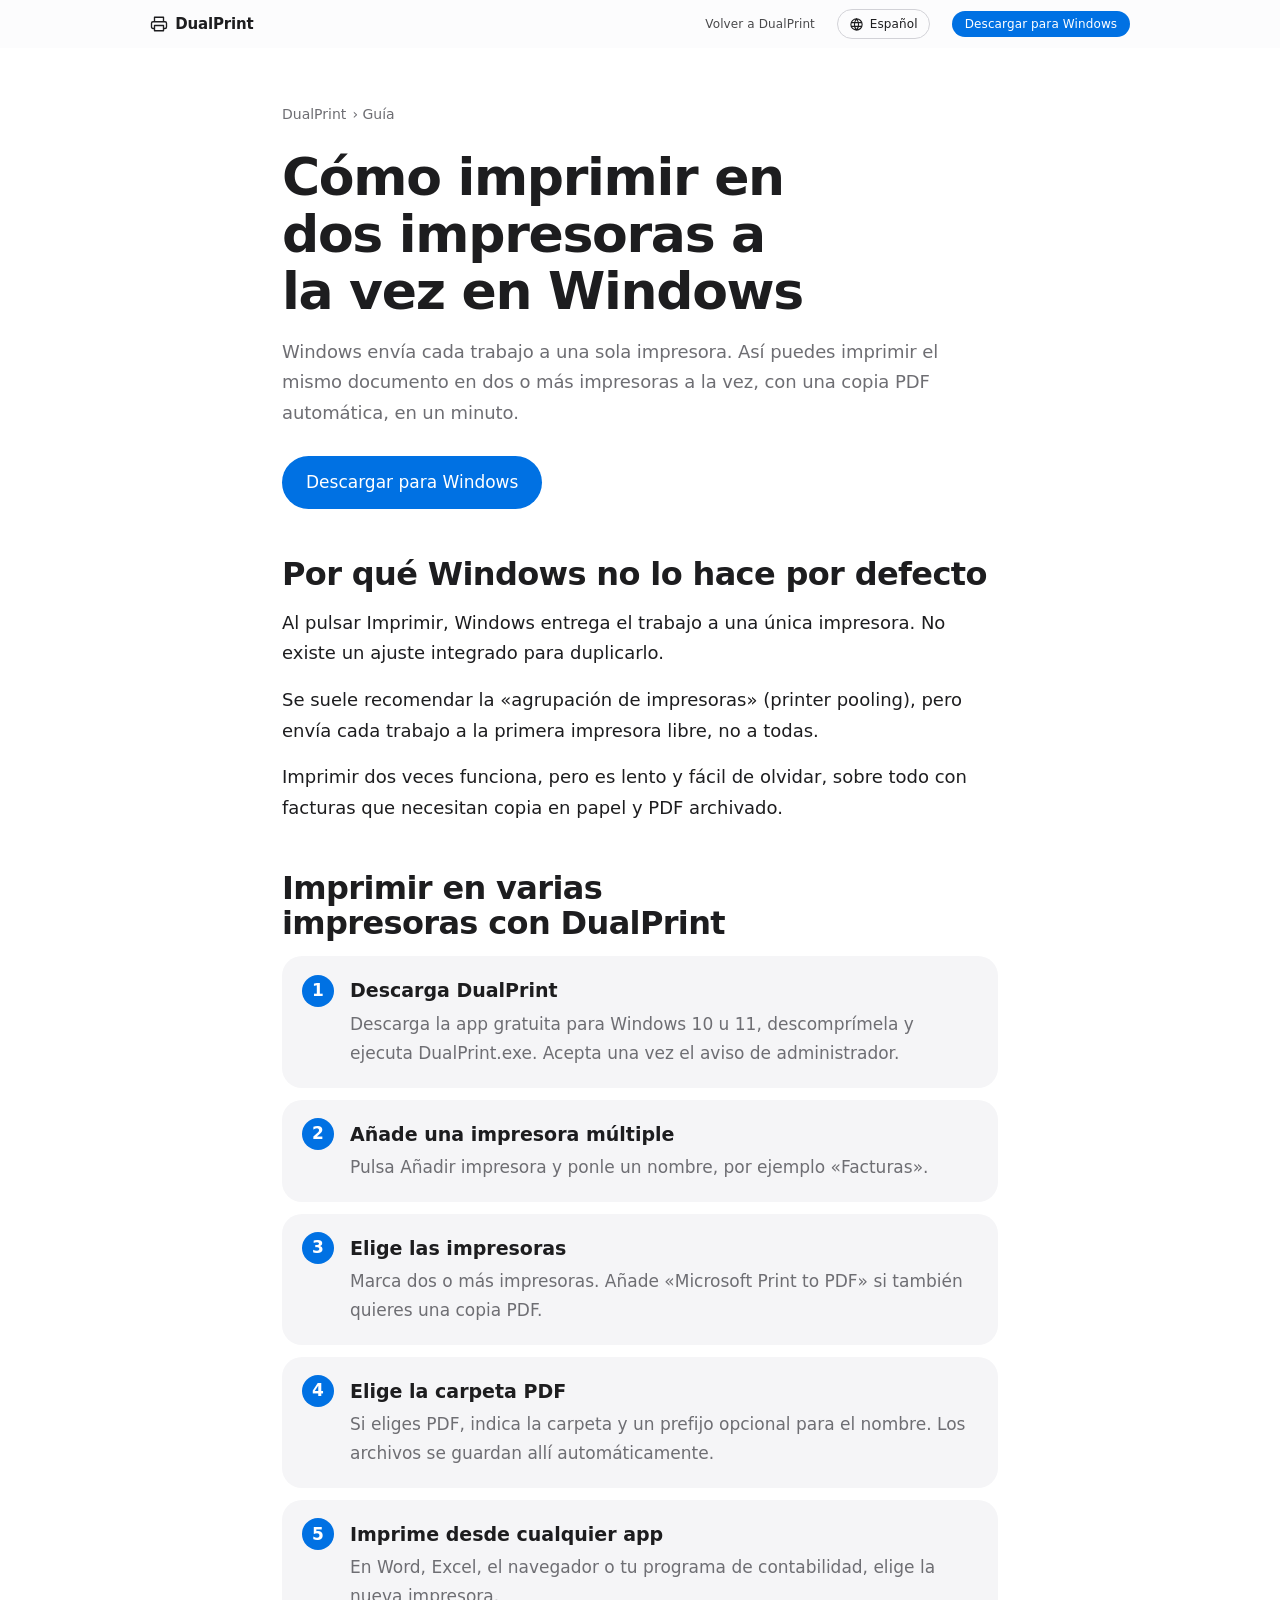
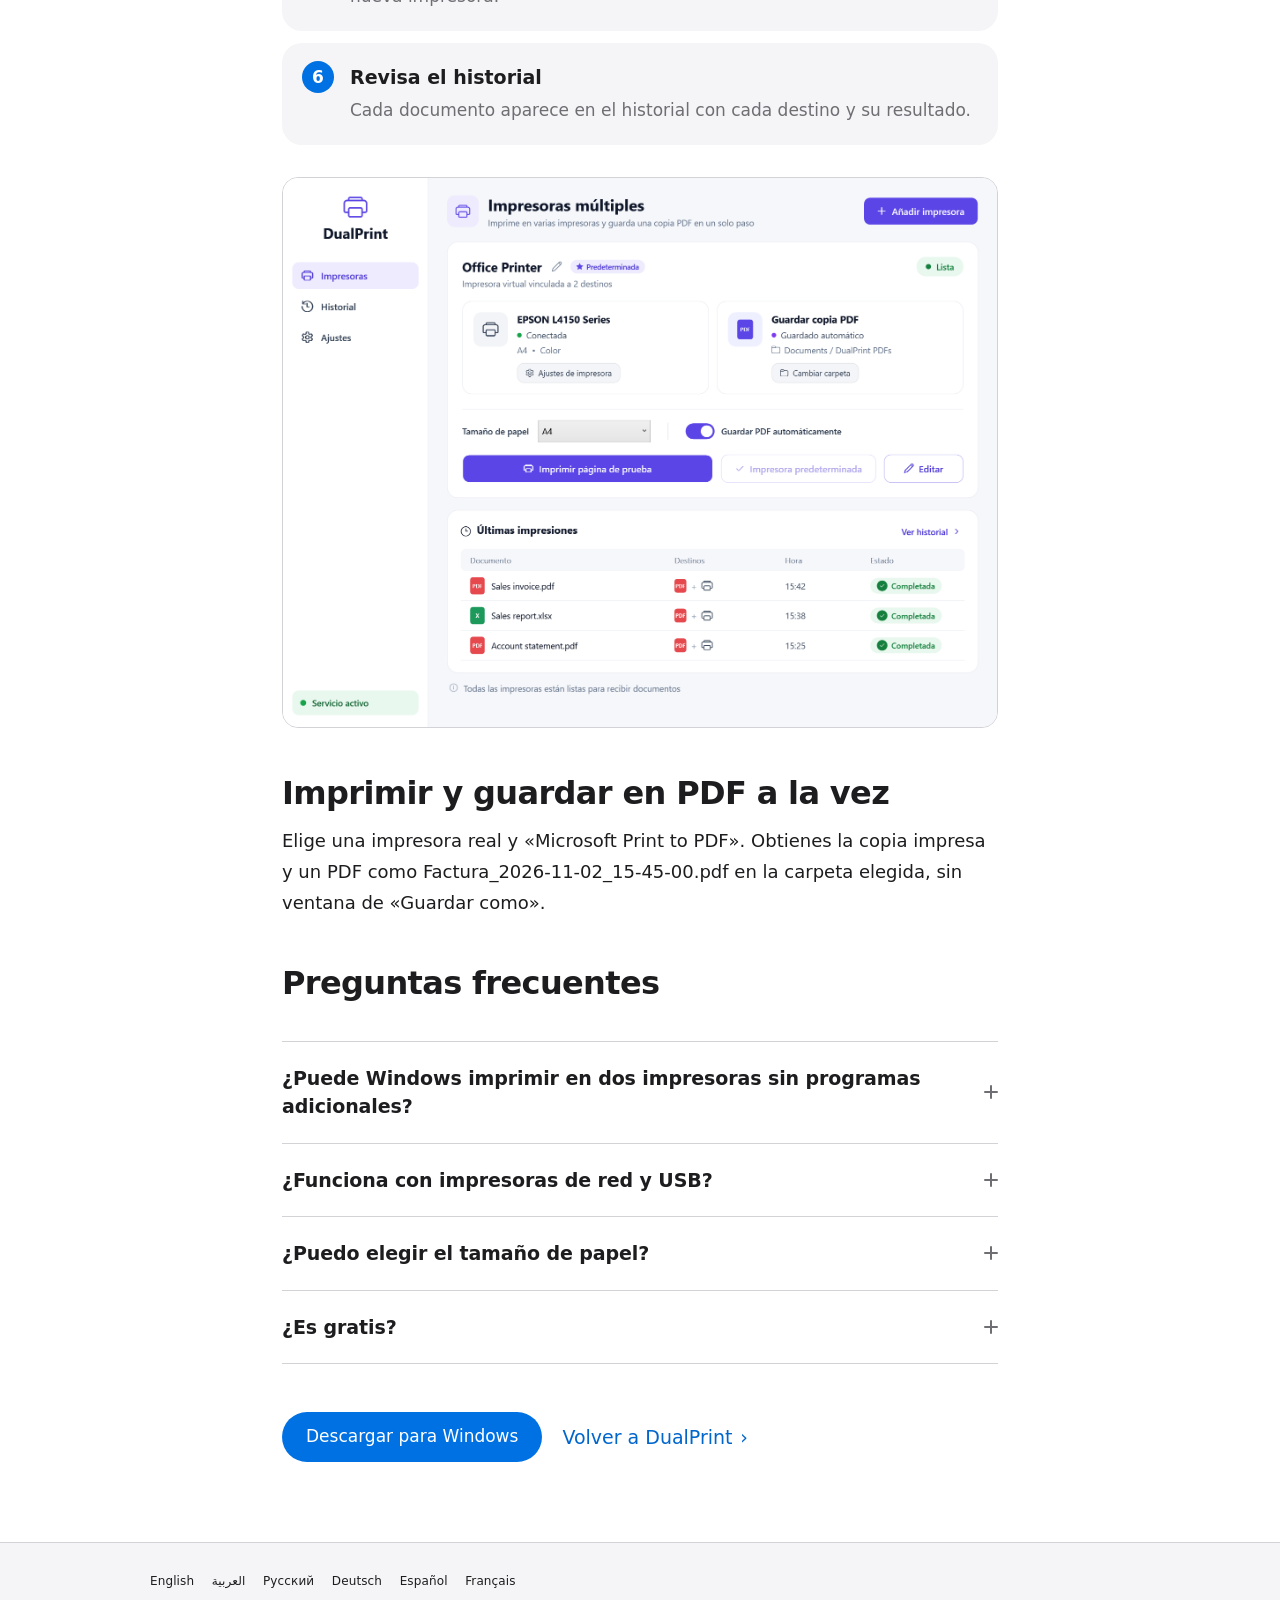
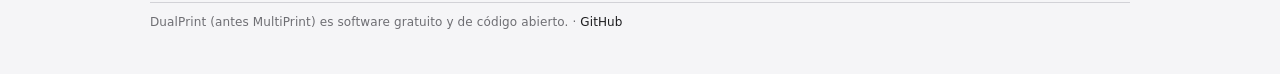
<file: website/es/guide/index.html>
<!doctype html>
<html lang="es" dir="ltr">
<head>
<meta charset="utf-8">
<meta http-equiv="Content-Security-Policy" content="default-src 'self'; script-src 'sha256-MsjrPZIOX58IM+4+mh/zZpdfSb2EMA1II63IcwH4JKs='; style-src 'self' https://fonts.googleapis.com; font-src https://fonts.gstatic.com; img-src 'self' data:; connect-src 'none'; object-src 'none'; base-uri 'self'; form-action 'none'; upgrade-insecure-requests">
<meta name="referrer" content="strict-origin-when-cross-origin">
<meta name="viewport" content="width=device-width, initial-scale=1">
<meta name="google-site-verification" content="kWrWM9pZ7TwlqT1FOuEBg3BxNEHowVKEepRebHDUjxc">
<title>Imprimir en dos impresoras a la vez en Windows | DualPrint</title>
<meta name="description" content="Envía un trabajo a dos o más impresoras a la vez en Windows 10 y 11 y guarda un PDF automáticamente con DualPrint. Por qué la agrupación no sirve.">
<meta name="robots" content="index, follow">
<link rel="canonical" href="__SITE_URL__/es/guide/">
<link rel="alternate" hreflang="en" href="__SITE_URL__/guide/">
<link rel="alternate" hreflang="ar" href="__SITE_URL__/ar/guide/">
<link rel="alternate" hreflang="ru" href="__SITE_URL__/ru/guide/">
<link rel="alternate" hreflang="de" href="__SITE_URL__/de/guide/">
<link rel="alternate" hreflang="es" href="__SITE_URL__/es/guide/">
<link rel="alternate" hreflang="fr" href="__SITE_URL__/fr/guide/">
<link rel="alternate" hreflang="x-default" href="__SITE_URL__/guide/">
<meta property="og:type" content="article">
<meta property="og:site_name" content="DualPrint">
<meta property="og:title" content="Imprimir en dos impresoras a la vez en Windows | DualPrint">
<meta property="og:description" content="Envía un trabajo a dos o más impresoras a la vez en Windows 10 y 11 y guarda un PDF automáticamente con DualPrint. Por qué la agrupación no sirve.">
<meta property="og:url" content="__SITE_URL__/es/guide/">
<meta property="og:image" content="__SITE_URL__/assets/screenshot-es.png">
<meta property="og:locale" content="es_ES">
<meta name="twitter:card" content="summary_large_image">
<meta name="color-scheme" content="light dark">
<link rel="icon" href="../../assets/favicon.svg" type="image/svg+xml">

<link rel="stylesheet" href="../../assets/style.css">
<script type="application/ld+json">{"@context": "https://schema.org", "@type": "Article", "headline": "Cómo imprimir en dos impresoras a la vez en Windows", "description": "Envía un trabajo a dos o más impresoras a la vez en Windows 10 y 11 y guarda un PDF automáticamente con DualPrint. Por qué la agrupación no sirve.", "inLanguage": "es", "url": "__SITE_URL__/es/guide/", "image": "__SITE_URL__/assets/screenshot-es.png", "datePublished": "2026-11-03", "dateModified": "2026-11-03", "author": {"@type": "Organization", "name": "DualPrint"}, "publisher": {"@type": "Organization", "name": "DualPrint"}, "about": {"@type": "SoftwareApplication", "name": "DualPrint", "operatingSystem": "Windows 10, Windows 11"}}</script>
<script type="application/ld+json">{"@context": "https://schema.org", "@type": "BreadcrumbList", "itemListElement": [{"@type": "ListItem", "position": 1, "name": "DualPrint", "item": "__SITE_URL__/es/"}, {"@type": "ListItem", "position": 2, "name": "Guía", "item": "__SITE_URL__/es/guide/"}]}</script>
<script type="application/ld+json">{"@context": "https://schema.org", "@type": "FAQPage", "mainEntity": [{"@type": "Question", "name": "¿Puede Windows imprimir en dos impresoras sin programas adicionales?", "acceptedAnswer": {"@type": "Answer", "text": "No. Windows envía el trabajo a una impresora; la agrupación de impresoras solo reparte trabajos, no imprime en todas."}}, {"@type": "Question", "name": "¿Funciona con impresoras de red y USB?", "acceptedAnswer": {"@type": "Answer", "text": "Sí. Sirve cualquier impresora instalada en Windows, incluidas las de red, USB y de tickets."}}, {"@type": "Question", "name": "¿Puedo elegir el tamaño de papel?", "acceptedAnswer": {"@type": "Answer", "text": "Cada impresora múltiple tiene un ajuste de tamaño (A4, A3, A5, Carta, Legal o automático). El resto de ajustes son los de cada impresora."}}, {"@type": "Question", "name": "¿Es gratis?", "acceptedAnswer": {"@type": "Answer", "text": "Sí. DualPrint es gratuito y de código abierto (licencia MIT)."}}]}</script>
</head>
<body>
<header class="nav">
  <div class="wrap navbar">
    <a class="brand" href="../../es/" aria-label="DualPrint"><svg width="18" height="18" viewBox="0 0 24 24" fill="none" stroke="currentColor" stroke-width="1.8" stroke-linecap="round" stroke-linejoin="round" aria-hidden="true"><path d="M6 9V3h12v6M6 18H4a2 2 0 0 1-2-2v-5a2 2 0 0 1 2-2h16a2 2 0 0 1 2 2v5a2 2 0 0 1-2 2h-2M6 14h12v7H6z"/></svg><span>DualPrint</span></a>
    <nav class="links"><a href="../../es/">Volver a DualPrint</a></nav>
    <details class="lang"><summary aria-label="Idioma"><svg width="15" height="15" viewBox="0 0 24 24" fill="none" stroke="currentColor" stroke-width="1.8" stroke-linecap="round" stroke-linejoin="round" aria-hidden="true"><path d="M12 21a9 9 0 1 0 0-18 9 9 0 0 0 0 18zM3.6 9h16.8M3.6 15h16.8M12 3a14 14 0 0 1 0 18M12 3a14 14 0 0 0 0 18"/></svg><span>Español</span></summary><div class="menu"><a href="../../guide/" hreflang="en" lang="en">English</a><a href="../../ar/guide/" hreflang="ar" lang="ar">العربية</a><a href="../../ru/guide/" hreflang="ru" lang="ru">Русский</a><a href="../../de/guide/" hreflang="de" lang="de">Deutsch</a><a href="../../es/guide/" hreflang="es" lang="es" aria-current="page">Español</a><a href="../../fr/guide/" hreflang="fr" lang="fr">Français</a></div></details>
    <a class="navbtn" href="__REPO_URL__/releases/latest/download/DualPrint.zip">Descargar para Windows</a>
  </div>
</header>
<main>
<article class="article">
  <div class="wrap narrow">
    <nav class="crumbs" aria-label="breadcrumb"><a href="../../es/">DualPrint</a> <span class="chev" aria-hidden="true">›</span> <span>Guía</span></nav>
    <h1>Cómo imprimir en dos impresoras a la vez en Windows</h1>
    <p class="lead">Windows envía cada trabajo a una sola impresora. Así puedes imprimir el mismo documento en dos o más impresoras a la vez, con una copia PDF automática, en un minuto.</p>
    <p><a class="btn" href="__REPO_URL__/releases/latest/download/DualPrint.zip">Descargar para Windows</a></p>
    <h2>Por qué Windows no lo hace por defecto</h2>
    <p>Al pulsar Imprimir, Windows entrega el trabajo a una única impresora. No existe un ajuste integrado para duplicarlo.</p><p>Se suele recomendar la «agrupación de impresoras» (printer pooling), pero envía cada trabajo a la primera impresora libre, no a todas.</p><p>Imprimir dos veces funciona, pero es lento y fácil de olvidar, sobre todo con facturas que necesitan copia en papel y PDF archivado.</p>
    <h2>Imprimir en varias impresoras con DualPrint</h2>
    <ol class="gsteps"><li><h3>Descarga DualPrint</h3><p>Descarga la app gratuita para Windows 10 u 11, descomprímela y ejecuta DualPrint.exe. Acepta una vez el aviso de administrador.</p></li><li><h3>Añade una impresora múltiple</h3><p>Pulsa Añadir impresora y ponle un nombre, por ejemplo «Facturas».</p></li><li><h3>Elige las impresoras</h3><p>Marca dos o más impresoras. Añade «Microsoft Print to PDF» si también quieres una copia PDF.</p></li><li><h3>Elige la carpeta PDF</h3><p>Si eliges PDF, indica la carpeta y un prefijo opcional para el nombre. Los archivos se guardan allí automáticamente.</p></li><li><h3>Imprime desde cualquier app</h3><p>En Word, Excel, el navegador o tu programa de contabilidad, elige la nueva impresora.</p></li><li><h3>Revisa el historial</h3><p>Cada documento aparece en el historial con cada destino y su resultado.</p></li></ol>
    <figure class="gshot"><img src="../../assets/screenshot-es.png" width="1620" height="1245" alt="Aplicación DualPrint con una impresora múltiple vinculada a una Epson y una carpeta PDF" loading="lazy"></figure>
    <h2>Imprimir y guardar en PDF a la vez</h2>
    <p>Elige una impresora real y «Microsoft Print to PDF». Obtienes la copia impresa y un PDF como Factura_2026-11-02_15-45-00.pdf en la carpeta elegida, sin ventana de «Guardar como».</p>
    <h2>Preguntas frecuentes</h2>
    <div class="faq"><details><summary><span>¿Puede Windows imprimir en dos impresoras sin programas adicionales?</span><span class="plus" aria-hidden="true"></span></summary><p>No. Windows envía el trabajo a una impresora; la agrupación de impresoras solo reparte trabajos, no imprime en todas.</p></details><details><summary><span>¿Funciona con impresoras de red y USB?</span><span class="plus" aria-hidden="true"></span></summary><p>Sí. Sirve cualquier impresora instalada en Windows, incluidas las de red, USB y de tickets.</p></details><details><summary><span>¿Puedo elegir el tamaño de papel?</span><span class="plus" aria-hidden="true"></span></summary><p>Cada impresora múltiple tiene un ajuste de tamaño (A4, A3, A5, Carta, Legal o automático). El resto de ajustes son los de cada impresora.</p></details><details><summary><span>¿Es gratis?</span><span class="plus" aria-hidden="true"></span></summary><p>Sí. DualPrint es gratuito y de código abierto (licencia MIT).</p></details></div>
    <div class="gcta">
      <a class="btn" href="__REPO_URL__/releases/latest/download/DualPrint.zip">Descargar para Windows</a>
      <a class="link" href="../../es/">Volver a DualPrint <span class="chev" aria-hidden="true">›</span></a>
    </div>
  </div>
</article>
</main>
<footer class="foot">
  <div class="wrap">
    <p class="langs"><a href="../../guide/" hreflang="en" lang="en">English</a><a href="../../ar/guide/" hreflang="ar" lang="ar">العربية</a><a href="../../ru/guide/" hreflang="ru" lang="ru">Русский</a><a href="../../de/guide/" hreflang="de" lang="de">Deutsch</a><a href="../../es/guide/" hreflang="es" lang="es" aria-current="page">Español</a><a href="../../fr/guide/" hreflang="fr" lang="fr">Français</a></p>
    <p><bdi dir="ltr">DualPrint (antes MultiPrint) es software gratuito y de código abierto.</bdi> · <bdi><a href="__REPO_URL__">GitHub</a></bdi></p>
  </div>
</footer>
<script>
(function () {
  var d = document.documentElement; d.classList.add('js');
  var nav = document.querySelector('.nav');
  function edge() { nav.classList.toggle('scrolled', window.scrollY > 4); }
  edge(); window.addEventListener('scroll', edge, { passive: true });
  var items = document.querySelectorAll('.reveal');
  if (!('IntersectionObserver' in window)) { items.forEach(function (el) { el.classList.add('in'); }); return; }
  var io = new IntersectionObserver(function (entries) {
    entries.forEach(function (en) { if (en.isIntersecting) { en.target.classList.add('in'); io.unobserve(en.target); } });
  }, { rootMargin: '0px 0px -8% 0px', threshold: 0.08 });
  items.forEach(function (el, i) {
    var sib = el.parentElement ? Array.prototype.indexOf.call(el.parentElement.children, el) : 0;
    el.style.transitionDelay = Math.min(sib, 4) * 60 + 'ms';
    io.observe(el);
  });
  document.querySelectorAll('.lang .menu a, .foot .langs a').forEach(function (a) {
    a.addEventListener('click', function () { try { localStorage.setItem('mp-lang', a.getAttribute('hreflang')); } catch (e) {} });
  });
  document.querySelectorAll('.lang').forEach(function (m) {
    document.addEventListener('pointerdown', function (e) { if (m.open && !m.contains(e.target)) m.open = false; });
  });
})();
</script>
</body>
</html>
</file>
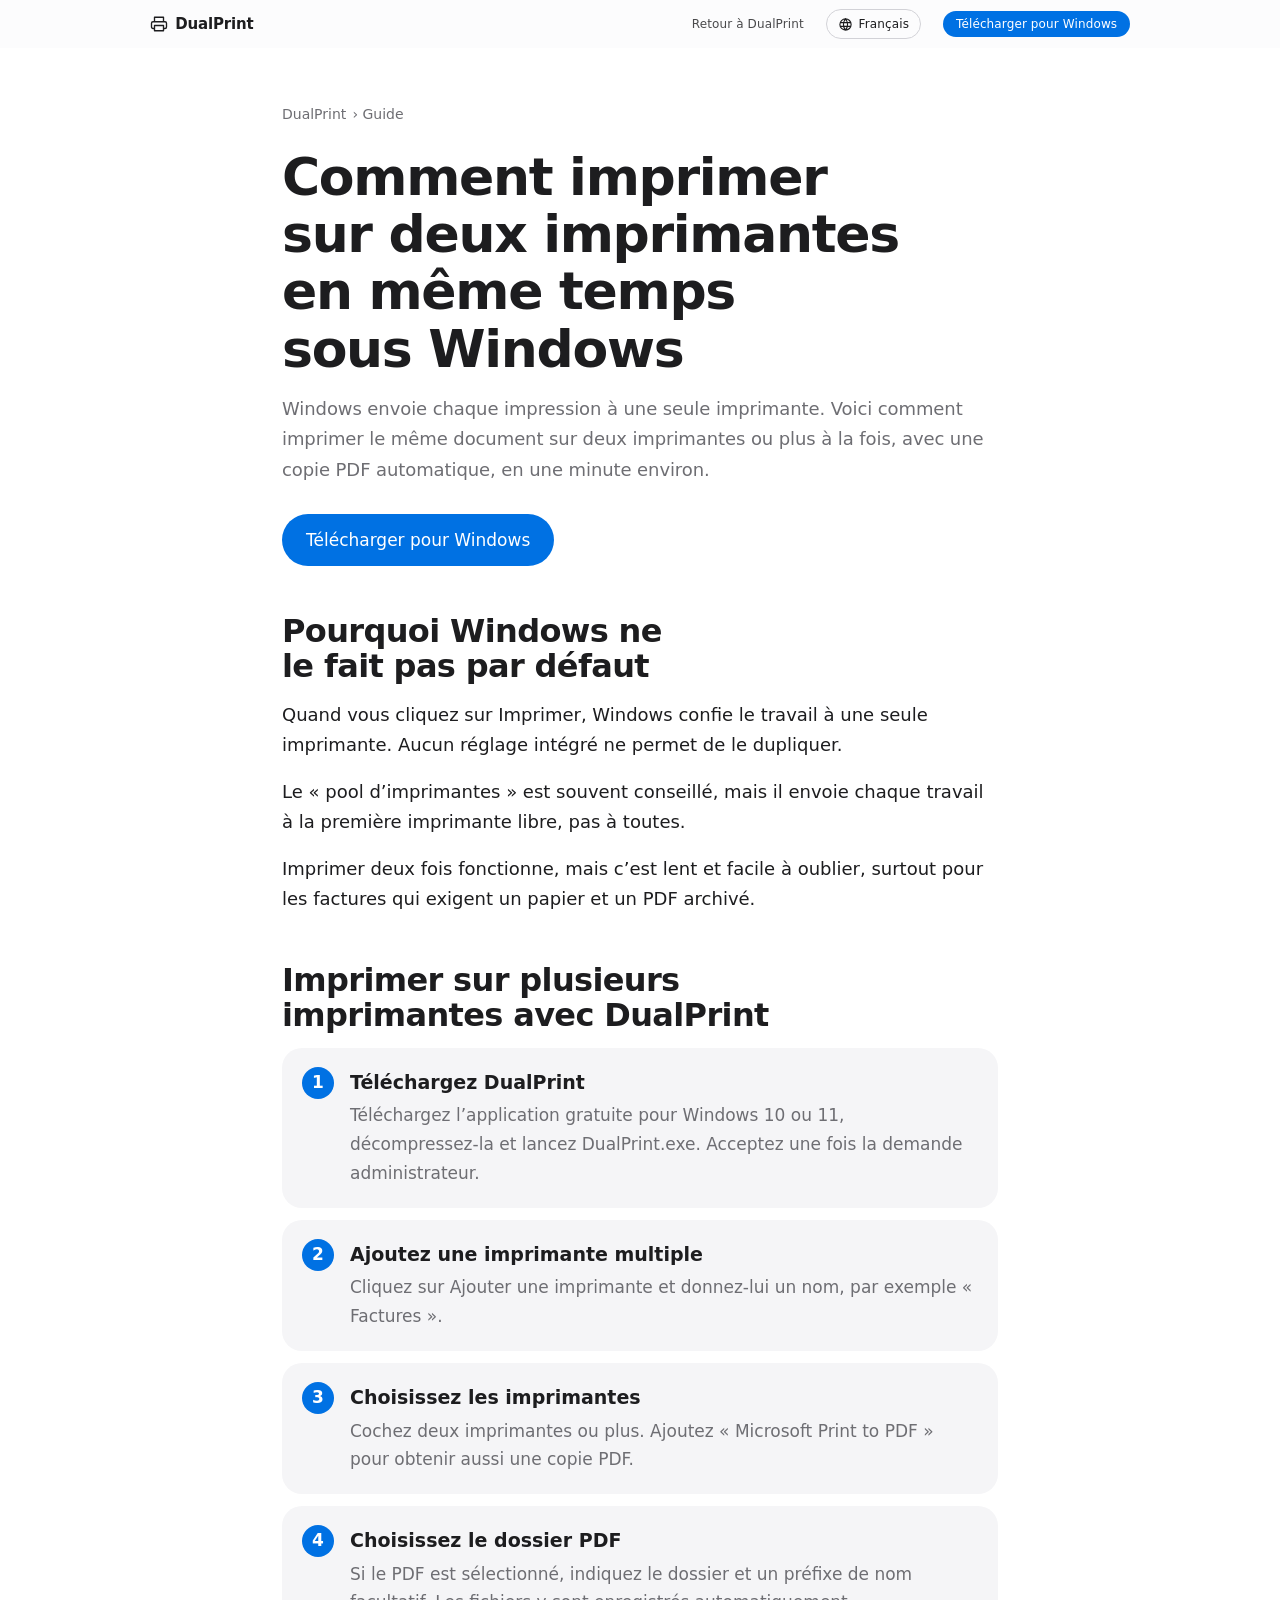
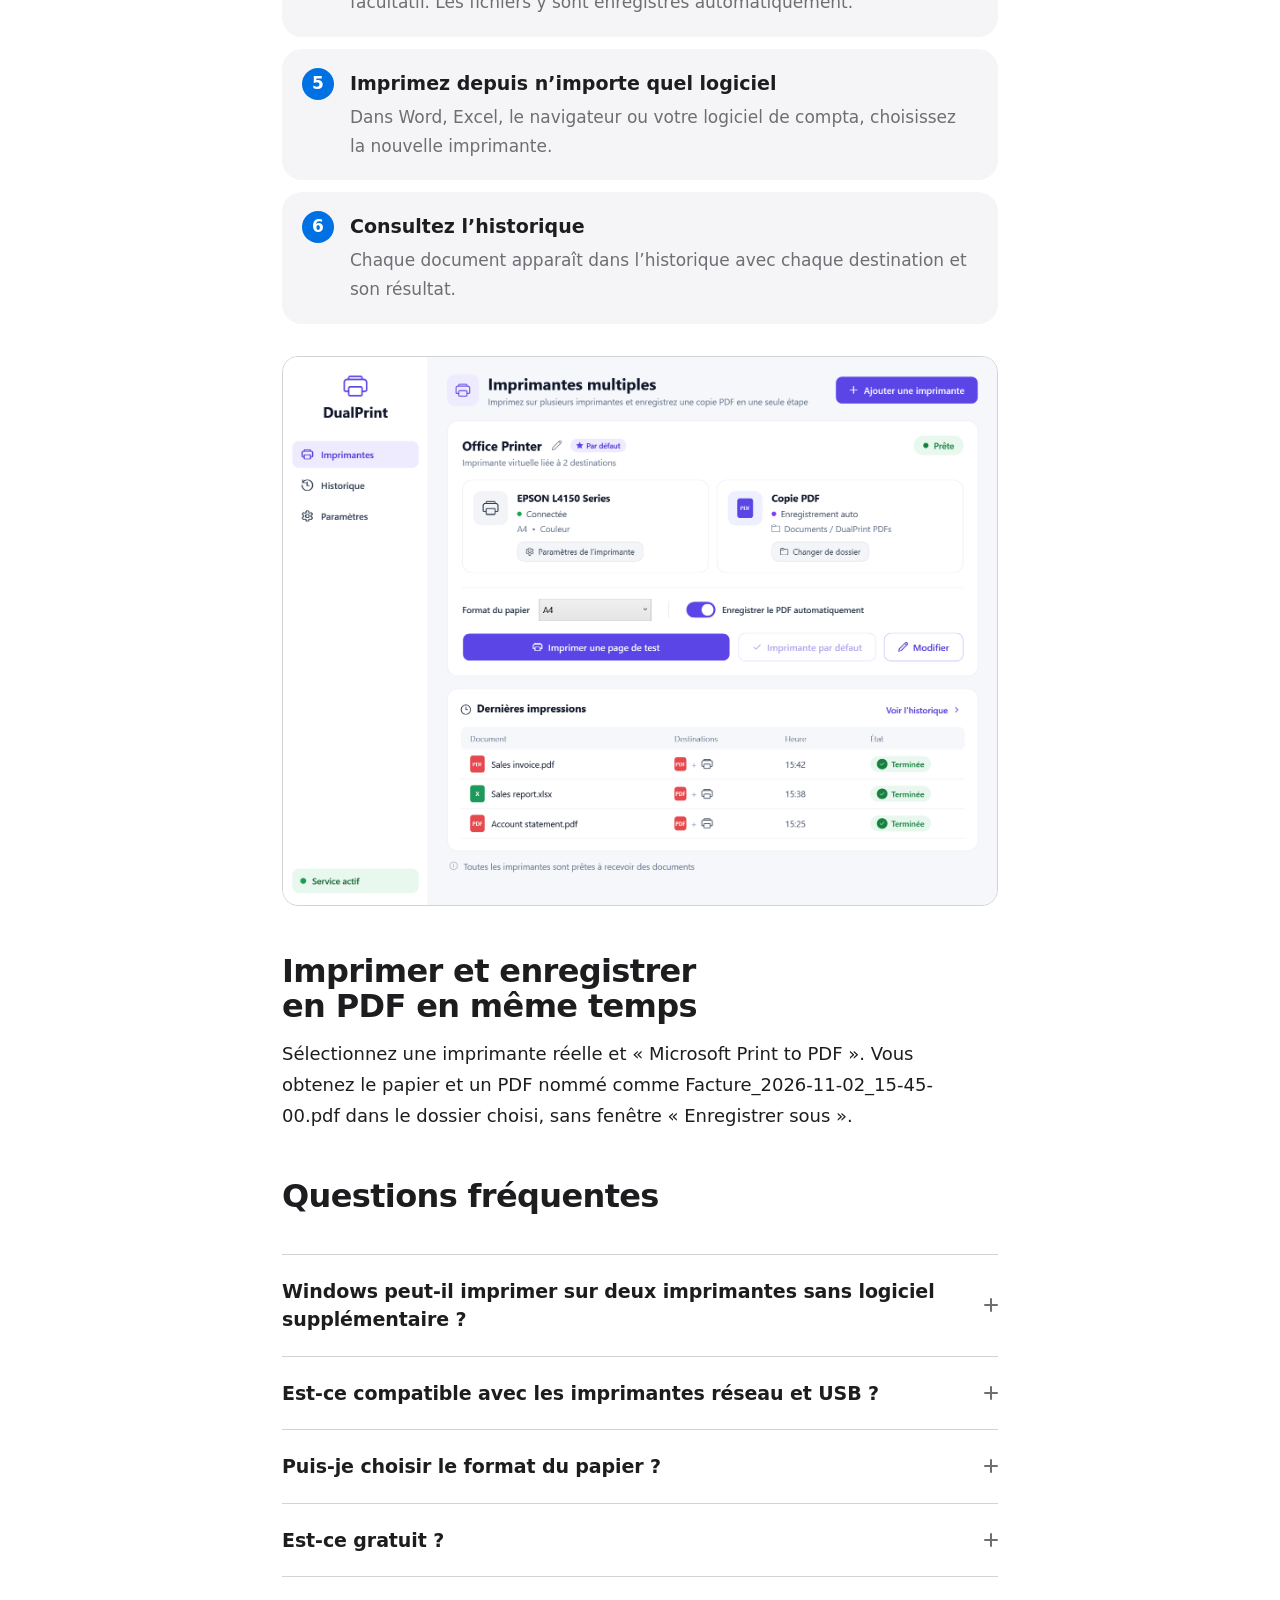
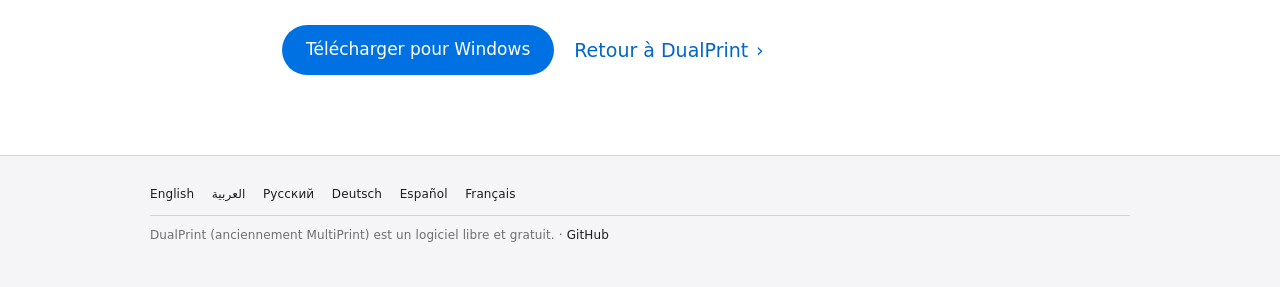
<file: website/fr/guide/index.html>
<!doctype html>
<html lang="fr" dir="ltr">
<head>
<meta charset="utf-8">
<meta http-equiv="Content-Security-Policy" content="default-src 'self'; script-src 'sha256-MsjrPZIOX58IM+4+mh/zZpdfSb2EMA1II63IcwH4JKs='; style-src 'self' https://fonts.googleapis.com; font-src https://fonts.gstatic.com; img-src 'self' data:; connect-src 'none'; object-src 'none'; base-uri 'self'; form-action 'none'; upgrade-insecure-requests">
<meta name="referrer" content="strict-origin-when-cross-origin">
<meta name="viewport" content="width=device-width, initial-scale=1">
<meta name="google-site-verification" content="kWrWM9pZ7TwlqT1FOuEBg3BxNEHowVKEepRebHDUjxc">
<title>Imprimer sur deux imprimantes en même temps | DualPrint</title>
<meta name="description" content="Envoyez une impression à plusieurs imprimantes en même temps sous Windows 10 et 11 et enregistrez un PDF avec DualPrint. Pourquoi le pool ne suffit pas.">
<meta name="robots" content="index, follow">
<link rel="canonical" href="__SITE_URL__/fr/guide/">
<link rel="alternate" hreflang="en" href="__SITE_URL__/guide/">
<link rel="alternate" hreflang="ar" href="__SITE_URL__/ar/guide/">
<link rel="alternate" hreflang="ru" href="__SITE_URL__/ru/guide/">
<link rel="alternate" hreflang="de" href="__SITE_URL__/de/guide/">
<link rel="alternate" hreflang="es" href="__SITE_URL__/es/guide/">
<link rel="alternate" hreflang="fr" href="__SITE_URL__/fr/guide/">
<link rel="alternate" hreflang="x-default" href="__SITE_URL__/guide/">
<meta property="og:type" content="article">
<meta property="og:site_name" content="DualPrint">
<meta property="og:title" content="Imprimer sur deux imprimantes en même temps | DualPrint">
<meta property="og:description" content="Envoyez une impression à plusieurs imprimantes en même temps sous Windows 10 et 11 et enregistrez un PDF avec DualPrint. Pourquoi le pool ne suffit pas.">
<meta property="og:url" content="__SITE_URL__/fr/guide/">
<meta property="og:image" content="__SITE_URL__/assets/screenshot-fr.png">
<meta property="og:locale" content="fr_FR">
<meta name="twitter:card" content="summary_large_image">
<meta name="color-scheme" content="light dark">
<link rel="icon" href="../../assets/favicon.svg" type="image/svg+xml">

<link rel="stylesheet" href="../../assets/style.css">
<script type="application/ld+json">{"@context": "https://schema.org", "@type": "Article", "headline": "Comment imprimer sur deux imprimantes en même temps sous Windows", "description": "Envoyez une impression à plusieurs imprimantes en même temps sous Windows 10 et 11 et enregistrez un PDF avec DualPrint. Pourquoi le pool ne suffit pas.", "inLanguage": "fr", "url": "__SITE_URL__/fr/guide/", "image": "__SITE_URL__/assets/screenshot-fr.png", "datePublished": "2026-11-03", "dateModified": "2026-11-03", "author": {"@type": "Organization", "name": "DualPrint"}, "publisher": {"@type": "Organization", "name": "DualPrint"}, "about": {"@type": "SoftwareApplication", "name": "DualPrint", "operatingSystem": "Windows 10, Windows 11"}}</script>
<script type="application/ld+json">{"@context": "https://schema.org", "@type": "BreadcrumbList", "itemListElement": [{"@type": "ListItem", "position": 1, "name": "DualPrint", "item": "__SITE_URL__/fr/"}, {"@type": "ListItem", "position": 2, "name": "Guide", "item": "__SITE_URL__/fr/guide/"}]}</script>
<script type="application/ld+json">{"@context": "https://schema.org", "@type": "FAQPage", "mainEntity": [{"@type": "Question", "name": "Windows peut-il imprimer sur deux imprimantes sans logiciel supplémentaire ?", "acceptedAnswer": {"@type": "Answer", "text": "Non. Windows envoie un travail à une imprimante ; le pool d’imprimantes répartit seulement les travaux sans imprimer sur toutes."}}, {"@type": "Question", "name": "Est-ce compatible avec les imprimantes réseau et USB ?", "acceptedAnswer": {"@type": "Answer", "text": "Oui. Toute imprimante installée dans Windows convient, y compris réseau, USB et imprimantes de tickets."}}, {"@type": "Question", "name": "Puis-je choisir le format du papier ?", "acceptedAnswer": {"@type": "Answer", "text": "Chaque imprimante multiple a un réglage de format (A4, A3, A5, Letter, Legal ou automatique). Les autres réglages sont ceux de chaque imprimante."}}, {"@type": "Question", "name": "Est-ce gratuit ?", "acceptedAnswer": {"@type": "Answer", "text": "Oui. DualPrint est gratuit et open source (licence MIT)."}}]}</script>
</head>
<body>
<header class="nav">
  <div class="wrap navbar">
    <a class="brand" href="../../fr/" aria-label="DualPrint"><svg width="18" height="18" viewBox="0 0 24 24" fill="none" stroke="currentColor" stroke-width="1.8" stroke-linecap="round" stroke-linejoin="round" aria-hidden="true"><path d="M6 9V3h12v6M6 18H4a2 2 0 0 1-2-2v-5a2 2 0 0 1 2-2h16a2 2 0 0 1 2 2v5a2 2 0 0 1-2 2h-2M6 14h12v7H6z"/></svg><span>DualPrint</span></a>
    <nav class="links"><a href="../../fr/">Retour à DualPrint</a></nav>
    <details class="lang"><summary aria-label="Langue"><svg width="15" height="15" viewBox="0 0 24 24" fill="none" stroke="currentColor" stroke-width="1.8" stroke-linecap="round" stroke-linejoin="round" aria-hidden="true"><path d="M12 21a9 9 0 1 0 0-18 9 9 0 0 0 0 18zM3.6 9h16.8M3.6 15h16.8M12 3a14 14 0 0 1 0 18M12 3a14 14 0 0 0 0 18"/></svg><span>Français</span></summary><div class="menu"><a href="../../guide/" hreflang="en" lang="en">English</a><a href="../../ar/guide/" hreflang="ar" lang="ar">العربية</a><a href="../../ru/guide/" hreflang="ru" lang="ru">Русский</a><a href="../../de/guide/" hreflang="de" lang="de">Deutsch</a><a href="../../es/guide/" hreflang="es" lang="es">Español</a><a href="../../fr/guide/" hreflang="fr" lang="fr" aria-current="page">Français</a></div></details>
    <a class="navbtn" href="__REPO_URL__/releases/latest/download/DualPrint.zip">Télécharger pour Windows</a>
  </div>
</header>
<main>
<article class="article">
  <div class="wrap narrow">
    <nav class="crumbs" aria-label="breadcrumb"><a href="../../fr/">DualPrint</a> <span class="chev" aria-hidden="true">›</span> <span>Guide</span></nav>
    <h1>Comment imprimer sur deux imprimantes en même temps sous Windows</h1>
    <p class="lead">Windows envoie chaque impression à une seule imprimante. Voici comment imprimer le même document sur deux imprimantes ou plus à la fois, avec une copie PDF automatique, en une minute environ.</p>
    <p><a class="btn" href="__REPO_URL__/releases/latest/download/DualPrint.zip">Télécharger pour Windows</a></p>
    <h2>Pourquoi Windows ne le fait pas par défaut</h2>
    <p>Quand vous cliquez sur Imprimer, Windows confie le travail à une seule imprimante. Aucun réglage intégré ne permet de le dupliquer.</p><p>Le « pool d’imprimantes » est souvent conseillé, mais il envoie chaque travail à la première imprimante libre, pas à toutes.</p><p>Imprimer deux fois fonctionne, mais c’est lent et facile à oublier, surtout pour les factures qui exigent un papier et un PDF archivé.</p>
    <h2>Imprimer sur plusieurs imprimantes avec DualPrint</h2>
    <ol class="gsteps"><li><h3>Téléchargez DualPrint</h3><p>Téléchargez l’application gratuite pour Windows 10 ou 11, décompressez-la et lancez DualPrint.exe. Acceptez une fois la demande administrateur.</p></li><li><h3>Ajoutez une imprimante multiple</h3><p>Cliquez sur Ajouter une imprimante et donnez-lui un nom, par exemple « Factures ».</p></li><li><h3>Choisissez les imprimantes</h3><p>Cochez deux imprimantes ou plus. Ajoutez « Microsoft Print to PDF » pour obtenir aussi une copie PDF.</p></li><li><h3>Choisissez le dossier PDF</h3><p>Si le PDF est sélectionné, indiquez le dossier et un préfixe de nom facultatif. Les fichiers y sont enregistrés automatiquement.</p></li><li><h3>Imprimez depuis n’importe quel logiciel</h3><p>Dans Word, Excel, le navigateur ou votre logiciel de compta, choisissez la nouvelle imprimante.</p></li><li><h3>Consultez l’historique</h3><p>Chaque document apparaît dans l’historique avec chaque destination et son résultat.</p></li></ol>
    <figure class="gshot"><img src="../../assets/screenshot-fr.png" width="1620" height="1245" alt="Application DualPrint avec une imprimante multiple reliée à une Epson et à un dossier PDF" loading="lazy"></figure>
    <h2>Imprimer et enregistrer en PDF en même temps</h2>
    <p>Sélectionnez une imprimante réelle et « Microsoft Print to PDF ». Vous obtenez le papier et un PDF nommé comme Facture_2026-11-02_15-45-00.pdf dans le dossier choisi, sans fenêtre « Enregistrer sous ».</p>
    <h2>Questions fréquentes</h2>
    <div class="faq"><details><summary><span>Windows peut-il imprimer sur deux imprimantes sans logiciel supplémentaire ?</span><span class="plus" aria-hidden="true"></span></summary><p>Non. Windows envoie un travail à une imprimante ; le pool d’imprimantes répartit seulement les travaux sans imprimer sur toutes.</p></details><details><summary><span>Est-ce compatible avec les imprimantes réseau et USB ?</span><span class="plus" aria-hidden="true"></span></summary><p>Oui. Toute imprimante installée dans Windows convient, y compris réseau, USB et imprimantes de tickets.</p></details><details><summary><span>Puis-je choisir le format du papier ?</span><span class="plus" aria-hidden="true"></span></summary><p>Chaque imprimante multiple a un réglage de format (A4, A3, A5, Letter, Legal ou automatique). Les autres réglages sont ceux de chaque imprimante.</p></details><details><summary><span>Est-ce gratuit ?</span><span class="plus" aria-hidden="true"></span></summary><p>Oui. DualPrint est gratuit et open source (licence MIT).</p></details></div>
    <div class="gcta">
      <a class="btn" href="__REPO_URL__/releases/latest/download/DualPrint.zip">Télécharger pour Windows</a>
      <a class="link" href="../../fr/">Retour à DualPrint <span class="chev" aria-hidden="true">›</span></a>
    </div>
  </div>
</article>
</main>
<footer class="foot">
  <div class="wrap">
    <p class="langs"><a href="../../guide/" hreflang="en" lang="en">English</a><a href="../../ar/guide/" hreflang="ar" lang="ar">العربية</a><a href="../../ru/guide/" hreflang="ru" lang="ru">Русский</a><a href="../../de/guide/" hreflang="de" lang="de">Deutsch</a><a href="../../es/guide/" hreflang="es" lang="es">Español</a><a href="../../fr/guide/" hreflang="fr" lang="fr" aria-current="page">Français</a></p>
    <p><bdi dir="ltr">DualPrint (anciennement MultiPrint) est un logiciel libre et gratuit.</bdi> · <bdi><a href="__REPO_URL__">GitHub</a></bdi></p>
  </div>
</footer>
<script>
(function () {
  var d = document.documentElement; d.classList.add('js');
  var nav = document.querySelector('.nav');
  function edge() { nav.classList.toggle('scrolled', window.scrollY > 4); }
  edge(); window.addEventListener('scroll', edge, { passive: true });
  var items = document.querySelectorAll('.reveal');
  if (!('IntersectionObserver' in window)) { items.forEach(function (el) { el.classList.add('in'); }); return; }
  var io = new IntersectionObserver(function (entries) {
    entries.forEach(function (en) { if (en.isIntersecting) { en.target.classList.add('in'); io.unobserve(en.target); } });
  }, { rootMargin: '0px 0px -8% 0px', threshold: 0.08 });
  items.forEach(function (el, i) {
    var sib = el.parentElement ? Array.prototype.indexOf.call(el.parentElement.children, el) : 0;
    el.style.transitionDelay = Math.min(sib, 4) * 60 + 'ms';
    io.observe(el);
  });
  document.querySelectorAll('.lang .menu a, .foot .langs a').forEach(function (a) {
    a.addEventListener('click', function () { try { localStorage.setItem('mp-lang', a.getAttribute('hreflang')); } catch (e) {} });
  });
  document.querySelectorAll('.lang').forEach(function (m) {
    document.addEventListener('pointerdown', function (e) { if (m.open && !m.contains(e.target)) m.open = false; });
  });
})();
</script>
</body>
</html>
</file>
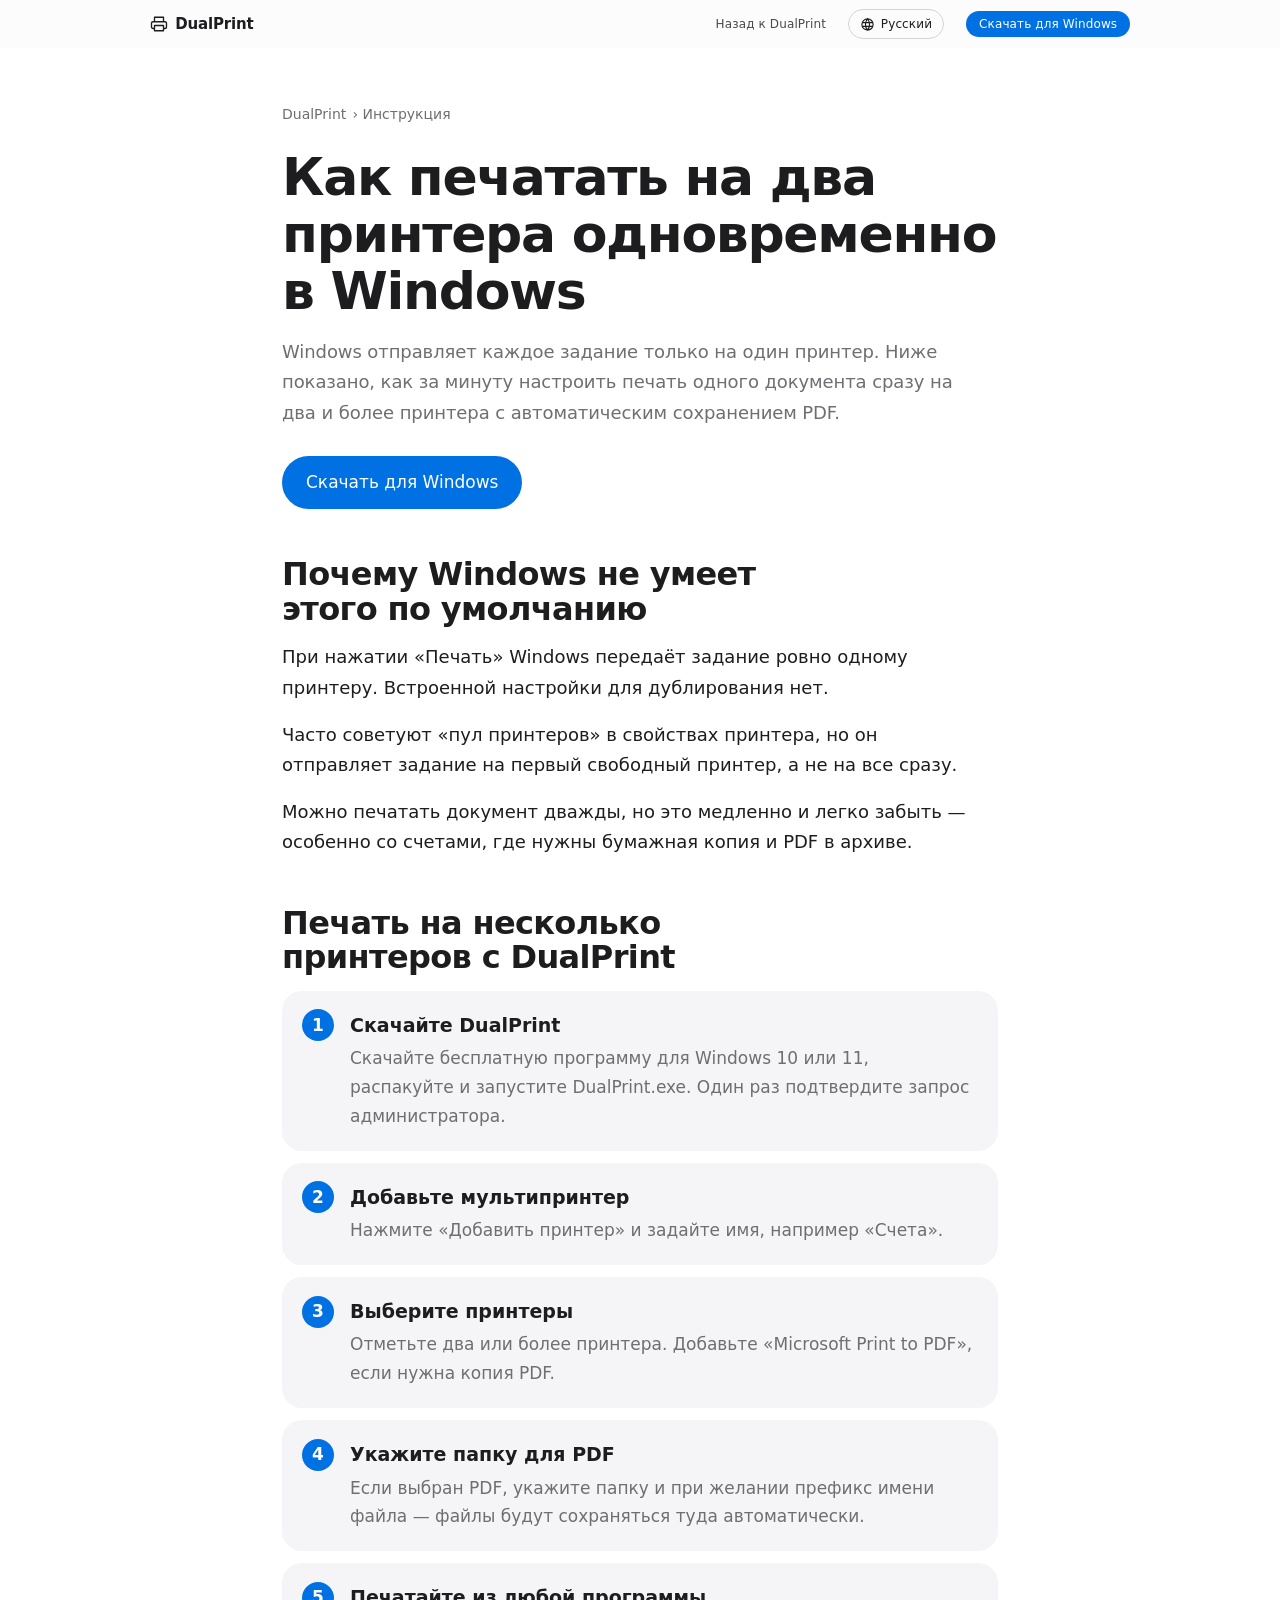
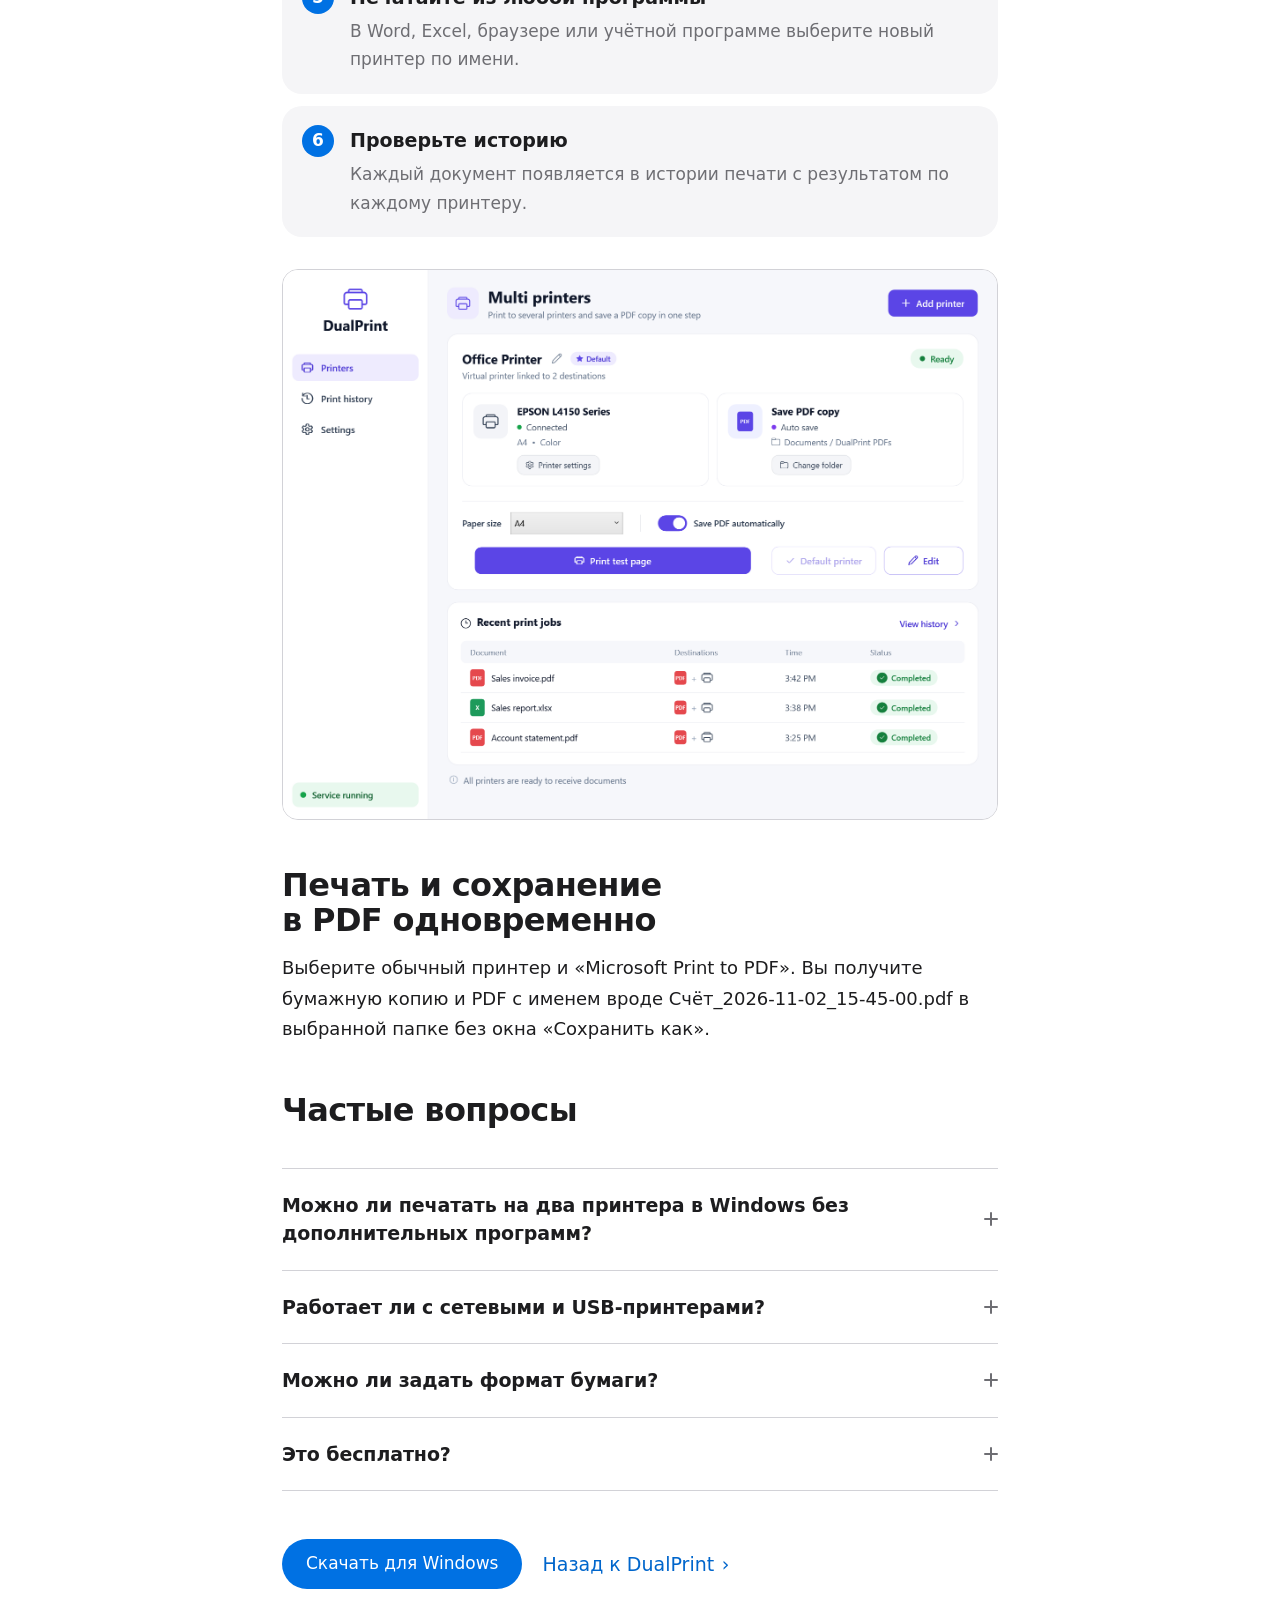
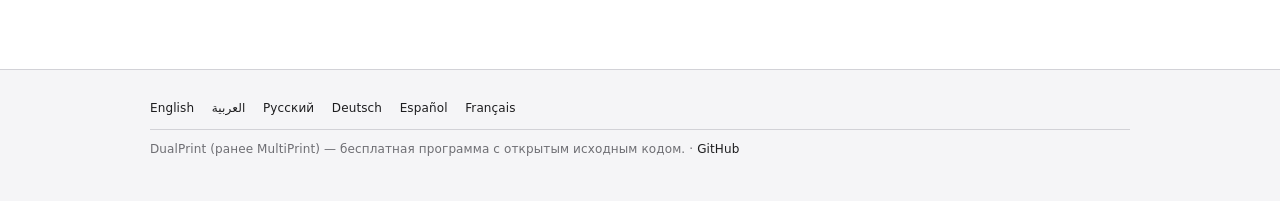
<file: website/ru/guide/index.html>
<!doctype html>
<html lang="ru" dir="ltr">
<head>
<meta charset="utf-8">
<meta http-equiv="Content-Security-Policy" content="default-src 'self'; script-src 'sha256-MsjrPZIOX58IM+4+mh/zZpdfSb2EMA1II63IcwH4JKs='; style-src 'self' https://fonts.googleapis.com; font-src https://fonts.gstatic.com; img-src 'self' data:; connect-src 'none'; object-src 'none'; base-uri 'self'; form-action 'none'; upgrade-insecure-requests">
<meta name="referrer" content="strict-origin-when-cross-origin">
<meta name="viewport" content="width=device-width, initial-scale=1">
<meta name="google-site-verification" content="kWrWM9pZ7TwlqT1FOuEBg3BxNEHowVKEepRebHDUjxc">
<title>Печать на два принтера одновременно в Windows | DualPrint</title>
<meta name="description" content="Как отправить одно задание сразу на два и более принтера в Windows 10 и 11 и сохранить PDF с помощью DualPrint. Почему пул принтеров не подходит.">
<meta name="robots" content="index, follow">
<link rel="canonical" href="__SITE_URL__/ru/guide/">
<link rel="alternate" hreflang="en" href="__SITE_URL__/guide/">
<link rel="alternate" hreflang="ar" href="__SITE_URL__/ar/guide/">
<link rel="alternate" hreflang="ru" href="__SITE_URL__/ru/guide/">
<link rel="alternate" hreflang="de" href="__SITE_URL__/de/guide/">
<link rel="alternate" hreflang="es" href="__SITE_URL__/es/guide/">
<link rel="alternate" hreflang="fr" href="__SITE_URL__/fr/guide/">
<link rel="alternate" hreflang="x-default" href="__SITE_URL__/guide/">
<meta property="og:type" content="article">
<meta property="og:site_name" content="DualPrint">
<meta property="og:title" content="Печать на два принтера одновременно в Windows | DualPrint">
<meta property="og:description" content="Как отправить одно задание сразу на два и более принтера в Windows 10 и 11 и сохранить PDF с помощью DualPrint. Почему пул принтеров не подходит.">
<meta property="og:url" content="__SITE_URL__/ru/guide/">
<meta property="og:image" content="__SITE_URL__/assets/screenshot-en.png">
<meta property="og:locale" content="ru_RU">
<meta name="twitter:card" content="summary_large_image">
<meta name="color-scheme" content="light dark">
<link rel="icon" href="../../assets/favicon.svg" type="image/svg+xml">

<link rel="stylesheet" href="../../assets/style.css">
<script type="application/ld+json">{"@context": "https://schema.org", "@type": "Article", "headline": "Как печатать на два принтера одновременно в Windows", "description": "Как отправить одно задание сразу на два и более принтера в Windows 10 и 11 и сохранить PDF с помощью DualPrint. Почему пул принтеров не подходит.", "inLanguage": "ru", "url": "__SITE_URL__/ru/guide/", "image": "__SITE_URL__/assets/screenshot-en.png", "datePublished": "2026-11-03", "dateModified": "2026-11-03", "author": {"@type": "Organization", "name": "DualPrint"}, "publisher": {"@type": "Organization", "name": "DualPrint"}, "about": {"@type": "SoftwareApplication", "name": "DualPrint", "operatingSystem": "Windows 10, Windows 11"}}</script>
<script type="application/ld+json">{"@context": "https://schema.org", "@type": "BreadcrumbList", "itemListElement": [{"@type": "ListItem", "position": 1, "name": "DualPrint", "item": "__SITE_URL__/ru/"}, {"@type": "ListItem", "position": 2, "name": "Инструкция", "item": "__SITE_URL__/ru/guide/"}]}</script>
<script type="application/ld+json">{"@context": "https://schema.org", "@type": "FAQPage", "mainEntity": [{"@type": "Question", "name": "Можно ли печатать на два принтера в Windows без дополнительных программ?", "acceptedAnswer": {"@type": "Answer", "text": "Нет. Windows отправляет задание на один принтер, а пул принтеров лишь распределяет задания, но не печатает на всех."}}, {"@type": "Question", "name": "Работает ли с сетевыми и USB-принтерами?", "acceptedAnswer": {"@type": "Answer", "text": "Да. Подходит любой принтер, установленный в Windows, включая сетевые, USB и чековые принтеры."}}, {"@type": "Question", "name": "Можно ли задать формат бумаги?", "acceptedAnswer": {"@type": "Answer", "text": "У каждого мультипринтера есть настройка формата (A4, A3, A5, Letter, Legal или автоматически). Остальные параметры берутся из настроек принтера."}}, {"@type": "Question", "name": "Это бесплатно?", "acceptedAnswer": {"@type": "Answer", "text": "Да. DualPrint бесплатный, с открытым исходным кодом (лицензия MIT)."}}]}</script>
</head>
<body>
<header class="nav">
  <div class="wrap navbar">
    <a class="brand" href="../../ru/" aria-label="DualPrint"><svg width="18" height="18" viewBox="0 0 24 24" fill="none" stroke="currentColor" stroke-width="1.8" stroke-linecap="round" stroke-linejoin="round" aria-hidden="true"><path d="M6 9V3h12v6M6 18H4a2 2 0 0 1-2-2v-5a2 2 0 0 1 2-2h16a2 2 0 0 1 2 2v5a2 2 0 0 1-2 2h-2M6 14h12v7H6z"/></svg><span>DualPrint</span></a>
    <nav class="links"><a href="../../ru/">Назад к DualPrint</a></nav>
    <details class="lang"><summary aria-label="Язык"><svg width="15" height="15" viewBox="0 0 24 24" fill="none" stroke="currentColor" stroke-width="1.8" stroke-linecap="round" stroke-linejoin="round" aria-hidden="true"><path d="M12 21a9 9 0 1 0 0-18 9 9 0 0 0 0 18zM3.6 9h16.8M3.6 15h16.8M12 3a14 14 0 0 1 0 18M12 3a14 14 0 0 0 0 18"/></svg><span>Русский</span></summary><div class="menu"><a href="../../guide/" hreflang="en" lang="en">English</a><a href="../../ar/guide/" hreflang="ar" lang="ar">العربية</a><a href="../../ru/guide/" hreflang="ru" lang="ru" aria-current="page">Русский</a><a href="../../de/guide/" hreflang="de" lang="de">Deutsch</a><a href="../../es/guide/" hreflang="es" lang="es">Español</a><a href="../../fr/guide/" hreflang="fr" lang="fr">Français</a></div></details>
    <a class="navbtn" href="__REPO_URL__/releases/latest/download/DualPrint.zip">Скачать для Windows</a>
  </div>
</header>
<main>
<article class="article">
  <div class="wrap narrow">
    <nav class="crumbs" aria-label="breadcrumb"><a href="../../ru/">DualPrint</a> <span class="chev" aria-hidden="true">›</span> <span>Инструкция</span></nav>
    <h1>Как печатать на два принтера одновременно в Windows</h1>
    <p class="lead">Windows отправляет каждое задание только на один принтер. Ниже показано, как за минуту настроить печать одного документа сразу на два и более принтера с автоматическим сохранением PDF.</p>
    <p><a class="btn" href="__REPO_URL__/releases/latest/download/DualPrint.zip">Скачать для Windows</a></p>
    <h2>Почему Windows не умеет этого по умолчанию</h2>
    <p>При нажатии «Печать» Windows передаёт задание ровно одному принтеру. Встроенной настройки для дублирования нет.</p><p>Часто советуют «пул принтеров» в свойствах принтера, но он отправляет задание на первый свободный принтер, а не на все сразу.</p><p>Можно печатать документ дважды, но это медленно и легко забыть — особенно со счетами, где нужны бумажная копия и PDF в архиве.</p>
    <h2>Печать на несколько принтеров с DualPrint</h2>
    <ol class="gsteps"><li><h3>Скачайте DualPrint</h3><p>Скачайте бесплатную программу для Windows 10 или 11, распакуйте и запустите DualPrint.exe. Один раз подтвердите запрос администратора.</p></li><li><h3>Добавьте мультипринтер</h3><p>Нажмите «Добавить принтер» и задайте имя, например «Счета».</p></li><li><h3>Выберите принтеры</h3><p>Отметьте два или более принтера. Добавьте «Microsoft Print to PDF», если нужна копия PDF.</p></li><li><h3>Укажите папку для PDF</h3><p>Если выбран PDF, укажите папку и при желании префикс имени файла — файлы будут сохраняться туда автоматически.</p></li><li><h3>Печатайте из любой программы</h3><p>В Word, Excel, браузере или учётной программе выберите новый принтер по имени.</p></li><li><h3>Проверьте историю</h3><p>Каждый документ появляется в истории печати с результатом по каждому принтеру.</p></li></ol>
    <figure class="gshot"><img src="../../assets/screenshot-en.png" width="1620" height="1245" alt="Программа DualPrint: мультипринтер, связанный с принтером Epson и папкой PDF" loading="lazy"></figure>
    <h2>Печать и сохранение в PDF одновременно</h2>
    <p>Выберите обычный принтер и «Microsoft Print to PDF». Вы получите бумажную копию и PDF с именем вроде Счёт_2026-11-02_15-45-00.pdf в выбранной папке без окна «Сохранить как».</p>
    <h2>Частые вопросы</h2>
    <div class="faq"><details><summary><span>Можно ли печатать на два принтера в Windows без дополнительных программ?</span><span class="plus" aria-hidden="true"></span></summary><p>Нет. Windows отправляет задание на один принтер, а пул принтеров лишь распределяет задания, но не печатает на всех.</p></details><details><summary><span>Работает ли с сетевыми и USB-принтерами?</span><span class="plus" aria-hidden="true"></span></summary><p>Да. Подходит любой принтер, установленный в Windows, включая сетевые, USB и чековые принтеры.</p></details><details><summary><span>Можно ли задать формат бумаги?</span><span class="plus" aria-hidden="true"></span></summary><p>У каждого мультипринтера есть настройка формата (A4, A3, A5, Letter, Legal или автоматически). Остальные параметры берутся из настроек принтера.</p></details><details><summary><span>Это бесплатно?</span><span class="plus" aria-hidden="true"></span></summary><p>Да. DualPrint бесплатный, с открытым исходным кодом (лицензия MIT).</p></details></div>
    <div class="gcta">
      <a class="btn" href="__REPO_URL__/releases/latest/download/DualPrint.zip">Скачать для Windows</a>
      <a class="link" href="../../ru/">Назад к DualPrint <span class="chev" aria-hidden="true">›</span></a>
    </div>
  </div>
</article>
</main>
<footer class="foot">
  <div class="wrap">
    <p class="langs"><a href="../../guide/" hreflang="en" lang="en">English</a><a href="../../ar/guide/" hreflang="ar" lang="ar">العربية</a><a href="../../ru/guide/" hreflang="ru" lang="ru" aria-current="page">Русский</a><a href="../../de/guide/" hreflang="de" lang="de">Deutsch</a><a href="../../es/guide/" hreflang="es" lang="es">Español</a><a href="../../fr/guide/" hreflang="fr" lang="fr">Français</a></p>
    <p><bdi dir="ltr">DualPrint (ранее MultiPrint) — бесплатная программа с открытым исходным кодом.</bdi> · <bdi><a href="__REPO_URL__">GitHub</a></bdi></p>
  </div>
</footer>
<script>
(function () {
  var d = document.documentElement; d.classList.add('js');
  var nav = document.querySelector('.nav');
  function edge() { nav.classList.toggle('scrolled', window.scrollY > 4); }
  edge(); window.addEventListener('scroll', edge, { passive: true });
  var items = document.querySelectorAll('.reveal');
  if (!('IntersectionObserver' in window)) { items.forEach(function (el) { el.classList.add('in'); }); return; }
  var io = new IntersectionObserver(function (entries) {
    entries.forEach(function (en) { if (en.isIntersecting) { en.target.classList.add('in'); io.unobserve(en.target); } });
  }, { rootMargin: '0px 0px -8% 0px', threshold: 0.08 });
  items.forEach(function (el, i) {
    var sib = el.parentElement ? Array.prototype.indexOf.call(el.parentElement.children, el) : 0;
    el.style.transitionDelay = Math.min(sib, 4) * 60 + 'ms';
    io.observe(el);
  });
  document.querySelectorAll('.lang .menu a, .foot .langs a').forEach(function (a) {
    a.addEventListener('click', function () { try { localStorage.setItem('mp-lang', a.getAttribute('hreflang')); } catch (e) {} });
  });
  document.querySelectorAll('.lang').forEach(function (m) {
    document.addEventListener('pointerdown', function (e) { if (m.open && !m.contains(e.target)) m.open = false; });
  });
})();
</script>
</body>
</html>
</file>
<file: website/assets/style.css>
:root{--bg:#fff;--gray:#f5f5f7;--tile:#fff;--text:#1d1d1f;--muted:#6e6e73;--line:#d2d2d7;--blue:#0071e3;--blue2:#0077ed;--link:#0066cc;
--nav:rgba(251,251,253,.72);--menu:rgba(255,255,255,.78);--ease:cubic-bezier(.22,1,.36,1)}
@media (prefers-color-scheme:dark){:root{--bg:#000;--gray:#161617;--tile:#1d1d1f;--text:#f5f5f7;--muted:#a1a1a6;--line:#424245;--link:#2997ff;
--nav:rgba(22,22,23,.72);--menu:rgba(40,40,42,.78)}}
*{box-sizing:border-box}
html{scroll-behavior:smooth;-webkit-text-size-adjust:100%;font-size:100%}
body{margin:0;background:var(--bg);color:var(--text);
 font-family:-apple-system,BlinkMacSystemFont,system-ui,"Segoe UI",Roboto,"Helvetica Neue",Arial,sans-serif;
 font-size:1.0625rem;line-height:1.5;letter-spacing:0;-webkit-font-smoothing:antialiased;font-optical-sizing:auto;
 transition:background-color .4s ease,color .4s ease}
html[lang=ar] body{font-family:"IBM Plex Sans Arabic",-apple-system,system-ui,"Segoe UI",Tahoma,sans-serif;line-height:1.65}
a{color:var(--link);text-decoration:none}a:hover{text-decoration:underline}
img{max-width:100%;height:auto;display:block}
:focus-visible{outline:2px solid var(--blue);outline-offset:3px;border-radius:6px}
.wrap{max-width:64rem;margin:0 auto;padding:0 1.375rem}.narrow{max-width:47.5rem}

/* ---- nav: translucent material, content scrolls underneath (skill §12) ---- */
.nav{position:sticky;top:0;z-index:10;background:var(--nav);
 -webkit-backdrop-filter:saturate(180%) blur(20px);backdrop-filter:saturate(180%) blur(20px)}
.nav::after{content:"";position:absolute;inset:auto 0 -12px 0;height:12px;pointer-events:none;opacity:0;
 background:linear-gradient(to bottom,rgba(0,0,0,.06),transparent);transition:opacity .3s ease}
.nav.scrolled::after{opacity:1}
.navbar{height:3rem;display:flex;align-items:center;gap:1.375rem;font-size:.75rem;letter-spacing:.01em}
.brand{display:flex;align-items:center;gap:.45rem;color:var(--text);font-weight:600;font-size:.9375rem;letter-spacing:-.01em}.brand:hover{text-decoration:none}
.links{display:flex;gap:1.375rem;margin-inline-start:auto}.links a{color:var(--text);opacity:.8;transition:opacity .2s}.links a:hover{opacity:1;text-decoration:none}
.lang{position:relative}.lang summary{list-style:none;cursor:pointer;display:flex;align-items:center;gap:.35rem;padding:.3rem .7rem;border-radius:980px;border:1px solid var(--line);font-size:.75rem;color:var(--text)}.lang summary:hover{background:rgba(127,127,127,.1)}.lang summary::-webkit-details-marker{display:none}
.lang .menu{position:absolute;inset-inline-end:-.5rem;top:2.25rem;min-width:10rem;padding:.4rem;border-radius:1rem;
 background:var(--menu);-webkit-backdrop-filter:blur(30px) saturate(180%);backdrop-filter:blur(30px) saturate(180%);
 box-shadow:0 1px 0 rgba(255,255,255,.35) inset,0 18px 50px rgba(0,0,0,.18);transform-origin:top right}
html[dir=rtl] .lang .menu{transform-origin:top left}
.lang[open] .menu{animation:materialize .32s var(--ease) both}
@keyframes materialize{from{opacity:0;transform:scale(.94);filter:blur(6px)}to{opacity:1;transform:none;filter:none}}
.lang .menu a{display:block;padding:.5rem .75rem;border-radius:.6rem;color:var(--text);font-size:.875rem}
.lang .menu a:hover,.lang .menu a[aria-current]{background:rgba(127,127,127,.14);text-decoration:none}
.navbtn{white-space:nowrap;background:var(--blue);color:#fff;border-radius:980px;padding:.25rem .8rem;font-size:.75rem}
.navbtn:hover{background:var(--blue2);text-decoration:none}

/* ---- press feedback: instant, on pointer-down (skill §1) ---- */
.btn,.navbtn,.link,.faq summary,.lang summary{transition:transform .1s ease-out,background-color .2s,opacity .2s;-webkit-tap-highlight-color:transparent}
.btn:active,.navbtn:active{transform:scale(.97)}
.link:active,.lang summary:active{opacity:.55}
.faq summary:active{transform:scale(.995)}

/* ---- hero ---- */
.hero{background:var(--gray);text-align:center;padding:4.5rem 0 0;overflow:hidden}
.eyebrow{font-size:1.0625rem;font-weight:600;color:var(--muted);margin:0 auto .6rem;max-width:40rem;letter-spacing:.005em}
h1,h2{text-wrap:balance}
h1{font-size:clamp(2.5rem,7vw,5rem);line-height:1.05;font-weight:700;letter-spacing:-.025em;margin:0 auto 1rem;max-width:55rem}
.lead{font-size:clamp(1.1875rem,2.4vw,1.5rem);line-height:1.38;letter-spacing:-.005em;color:var(--muted);max-width:44rem;margin:0 auto 1.75rem}
html[lang=ar] h1,html[lang=ar] h2,html[lang=ar] .lead{letter-spacing:0}
html[lang=ar] h1{line-height:1.22}html[lang=ar] h2{line-height:1.28}
.actions{display:flex;flex-direction:column;gap:1.1rem;justify-content:center;align-items:center}
.btn{display:inline-block;background:var(--blue);color:#fff;border-radius:980px;padding:.75rem 1.5rem;font-size:1.0625rem;font-weight:500}
.btn:hover{background:var(--blue2);text-decoration:none}
.link{font-size:1.1875rem;display:inline-block}.chev{display:inline-block;margin-inline-start:.1rem}
.note{color:var(--muted);font-size:.875rem;letter-spacing:.01em;margin:1.1rem 0 3rem}
.shot{margin:0 auto;max-width:61.25rem;padding:0 1.375rem}
.shot img{border-radius:1.125rem 1.125rem 0 0;box-shadow:0 -2px 50px rgba(0,0,0,.12);border:1px solid rgba(127,127,127,.12);border-bottom:0}

/* ---- specs ---- */
.specs-band{border-bottom:1px solid var(--line)}
.specs{display:grid;grid-template-columns:repeat(4,1fr);text-align:center;padding:2.75rem 1.375rem}
.spec strong{display:block;font-size:clamp(2rem,4.5vw,3rem);font-weight:700;letter-spacing:-.02em;line-height:1.1}
.spec span{display:block;color:var(--muted);font-size:.9375rem;letter-spacing:.005em;margin-top:.4rem}

/* ---- bands & tiles ---- */
.band{padding:6rem 0;text-align:center}.band.light{background:var(--gray)}
h2{font-size:clamp(2rem,5vw,3.5rem);line-height:1.08;font-weight:700;letter-spacing:-.02em;margin:0 0 .9rem}
.sublead{font-size:1.3125rem;line-height:1.38;color:var(--muted);margin:0 auto 3rem;max-width:40rem}
.band h2+.tiles{margin-top:3rem}
.tiles{list-style:none;padding:0;margin:0;display:grid;gap:1.25rem;text-align:start}
.tiles.three{grid-template-columns:repeat(3,1fr)}.tiles.four{grid-template-columns:repeat(3,1fr)}
.tile{background:var(--tile);border-radius:1.75rem;padding:2rem 1.75rem}
.band:not(.light):not(.black) .tile{background:var(--gray)}
.num{font-size:2.75rem;font-weight:700;letter-spacing:-.02em;color:var(--blue);line-height:1;display:block;margin-bottom:1.1rem}
.tile h3{font-size:1.3125rem;line-height:1.2;letter-spacing:-.01em;margin:0 0 .5rem;font-weight:600}
.tile p{margin:0;color:var(--muted);font-size:1.0625rem}
.feat svg{color:var(--blue);margin-bottom:1.1rem}
.band.black{background:#000;color:#f5f5f7}.band.black h2{color:#f5f5f7}
.tile.dark{background:#1d1d1f}.tile.dark h3{color:#f5f5f7}.tile.dark p{color:#a1a1a6}

/* ---- faq ---- */
.faq{text-align:start;margin-top:2.5rem;border-top:1px solid var(--line)}
.faq details{border-bottom:1px solid var(--line)}
.faq summary{list-style:none;cursor:pointer;display:flex;justify-content:space-between;align-items:center;gap:1.25rem;padding:1.375rem 0;font-size:1.1875rem;font-weight:600;letter-spacing:-.005em}
.faq summary::-webkit-details-marker{display:none}
.plus{position:relative;flex:none;width:.875rem;height:.875rem}
.plus:before,.plus:after{content:"";position:absolute;inset:.375rem 0 auto 0;height:2px;background:var(--muted);border-radius:2px;transition:transform .35s var(--ease)}
.plus:after{transform:rotate(90deg)}.faq details[open] .plus:after{transform:rotate(0)}
.faq bdi{white-space:nowrap}
.faq p{margin:0 0 1.5rem;color:var(--muted);font-size:1.0625rem}
.faq details[open] p{animation:fadeup .35s var(--ease) both}
@keyframes fadeup{from{opacity:0;transform:translateY(-4px)}to{opacity:1;transform:none}}
.final h2{font-size:clamp(2.25rem,6vw,4rem)}

/* ---- guide link + guide page ---- */
.guide-link{margin:2.5rem 0 0}
.article{padding-block:3.5rem 5rem}
.article .wrap{text-align:start}
.crumbs{font-size:.875rem;color:var(--muted);margin-bottom:1.5rem}.crumbs a{color:var(--muted)}
.article h1{font-size:clamp(2rem,5vw,3.25rem);line-height:1.1;margin:0 0 1rem}
.article .lead{margin:0 0 1.75rem;text-align:start}
.article h2{font-size:clamp(1.5rem,3vw,2rem);margin:3rem 0 1rem;text-align:start}
.article p{font-size:1.125rem;line-height:1.7;margin:0 0 1rem;max-width:44rem}
.gsteps{list-style:none;counter-reset:s;padding:0;margin:0;display:grid;gap:.75rem}
.gsteps li{counter-increment:s;background:var(--gray);border-radius:1.25rem;padding:1.25rem 1.5rem 1.25rem 4.25rem;position:relative}
html[dir=rtl] .gsteps li{padding:1.25rem 4.25rem 1.25rem 1.5rem}
.gsteps li::before{content:counter(s);position:absolute;inset-inline-start:1.25rem;top:1.15rem;width:2rem;height:2rem;border-radius:50%;background:var(--blue);color:#fff;display:grid;place-items:center;font-weight:700}
.gsteps h3{margin:0 0 .3rem;font-size:1.1875rem}.gsteps p{margin:0;color:var(--muted);font-size:1.0625rem}
.gshot{margin:2rem 0 0}.gshot img{border-radius:1rem;border:1px solid var(--line)}
.gcta{display:flex;flex-wrap:wrap;gap:1.25rem;align-items:center;margin-top:3rem}
/* ---- footer ---- */
.foot{background:var(--gray);color:var(--muted);font-size:.75rem;letter-spacing:.01em;padding:1.25rem 0 2.1rem;border-top:1px solid var(--line)}
.foot p{margin:.6rem 0}.foot a{color:var(--text)}
.foot .langs{display:flex;flex-wrap:wrap;gap:.4rem 1.1rem;padding-bottom:.75rem;border-bottom:1px solid var(--line)}

/* ---- reveal on scroll: transform + opacity only (skill §11) ---- */
.js .reveal{opacity:0;transform:translateY(1.25rem);transition:opacity .7s var(--ease),transform .7s var(--ease)}
.js .reveal.in{opacity:1;transform:none}

/* ---- responsive ---- */
@media (max-width:56rem){.tiles.four{grid-template-columns:repeat(2,1fr)}}
@media (max-width:46rem){
  .links,.navbtn{display:none}.lang{margin-inline-start:auto}
  .hero{padding-top:3rem}.band{padding:4rem 0}
  .tiles.three,.tiles.four{grid-template-columns:1fr}
  .specs{grid-template-columns:repeat(2,1fr);row-gap:1.75rem}
  .tile{border-radius:1.375rem;padding:1.6rem 1.4rem}
  .shot{padding:0 .75rem}.shot img{border-radius:.75rem .75rem 0 0}
}

/* ---- accessibility preferences (skill §14) ---- */
@media (prefers-reduced-motion:reduce){
  html{scroll-behavior:auto}
  .js .reveal{transform:none;transition:opacity .2s ease}
  .lang[open] .menu,.faq details[open] p{animation:fade .2s ease both}
  @keyframes fade{from{opacity:0}to{opacity:1}}
  .btn:active,.navbtn:active,.faq summary:active{transform:none}
}
@media (prefers-reduced-transparency:reduce){
  .nav{background:var(--bg);-webkit-backdrop-filter:none;backdrop-filter:none}
  .lang .menu{background:var(--bg);-webkit-backdrop-filter:none;backdrop-filter:none}
}
@media (prefers-contrast:more){
  :root{--muted:var(--text);--line:currentColor}
  .nav{background:var(--bg);border-bottom:1px solid var(--text)}
  .tile{border:1px solid var(--text)}
}
</file>
